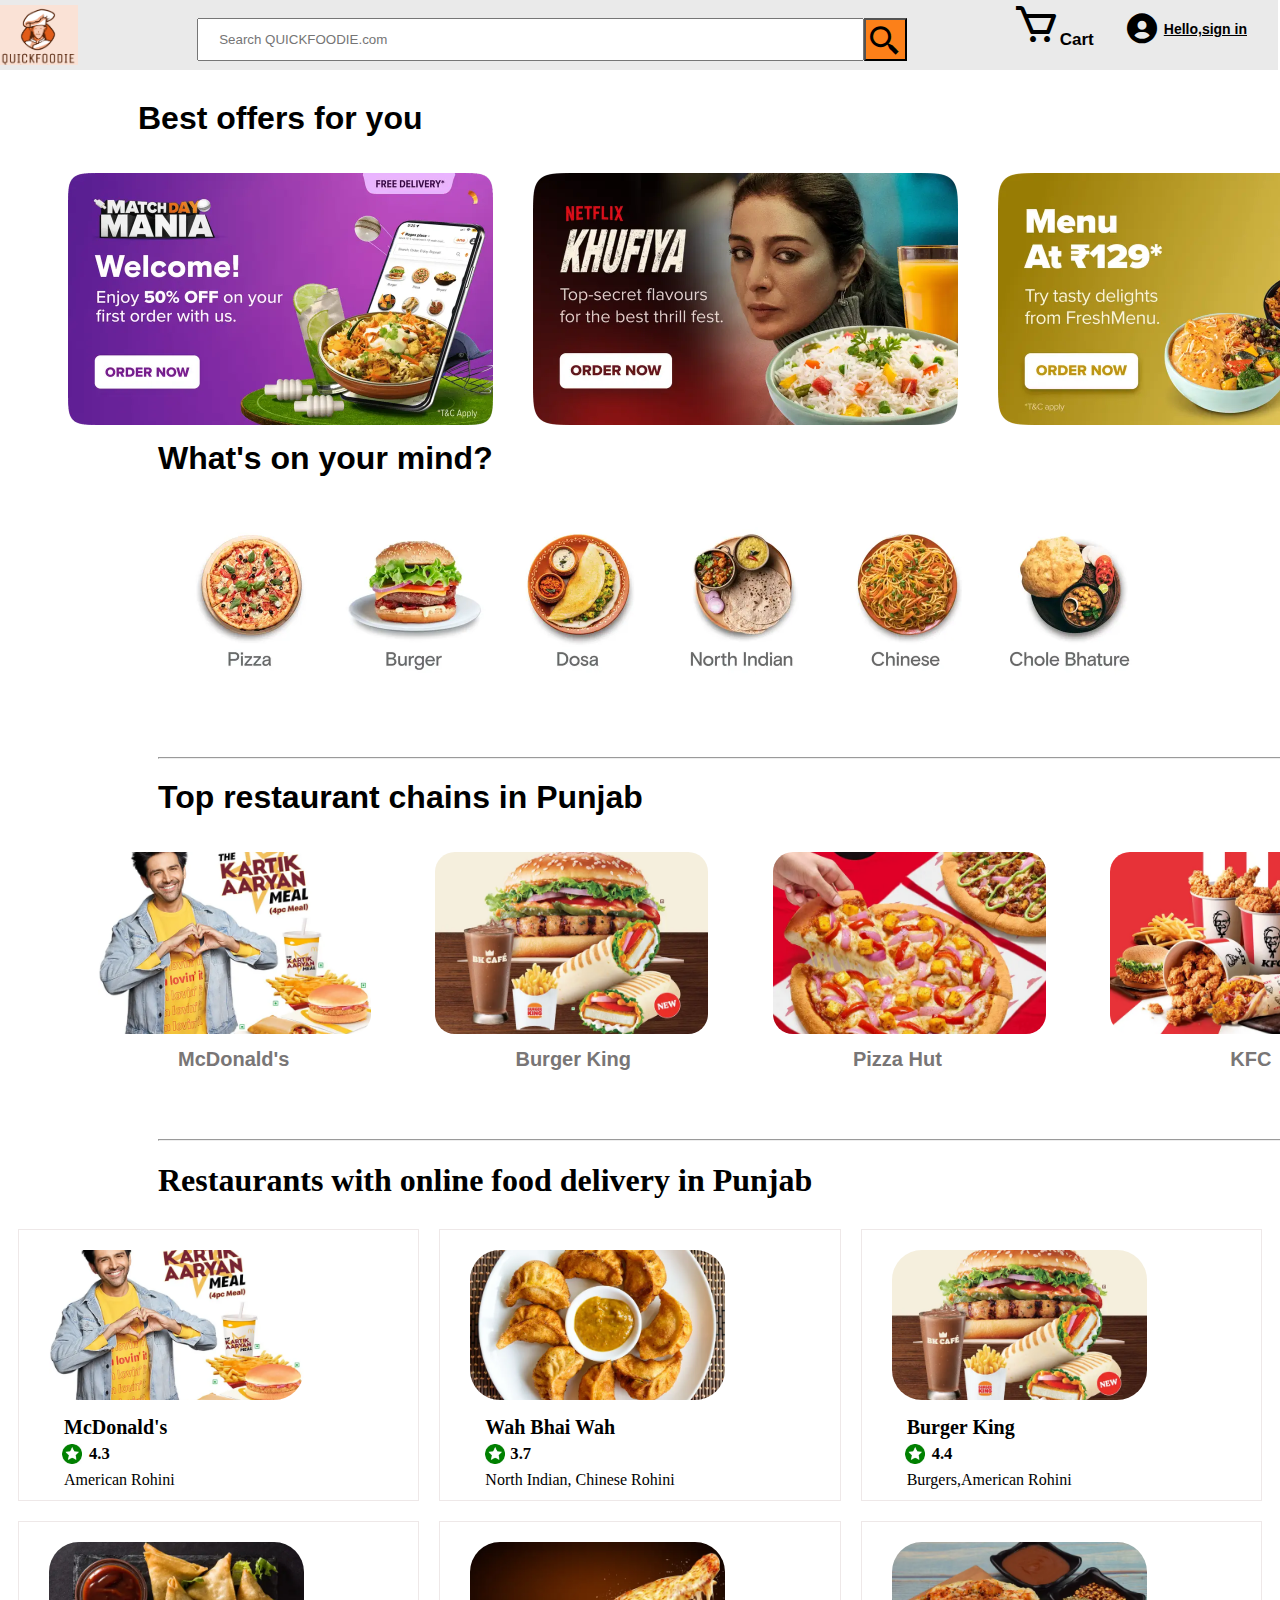
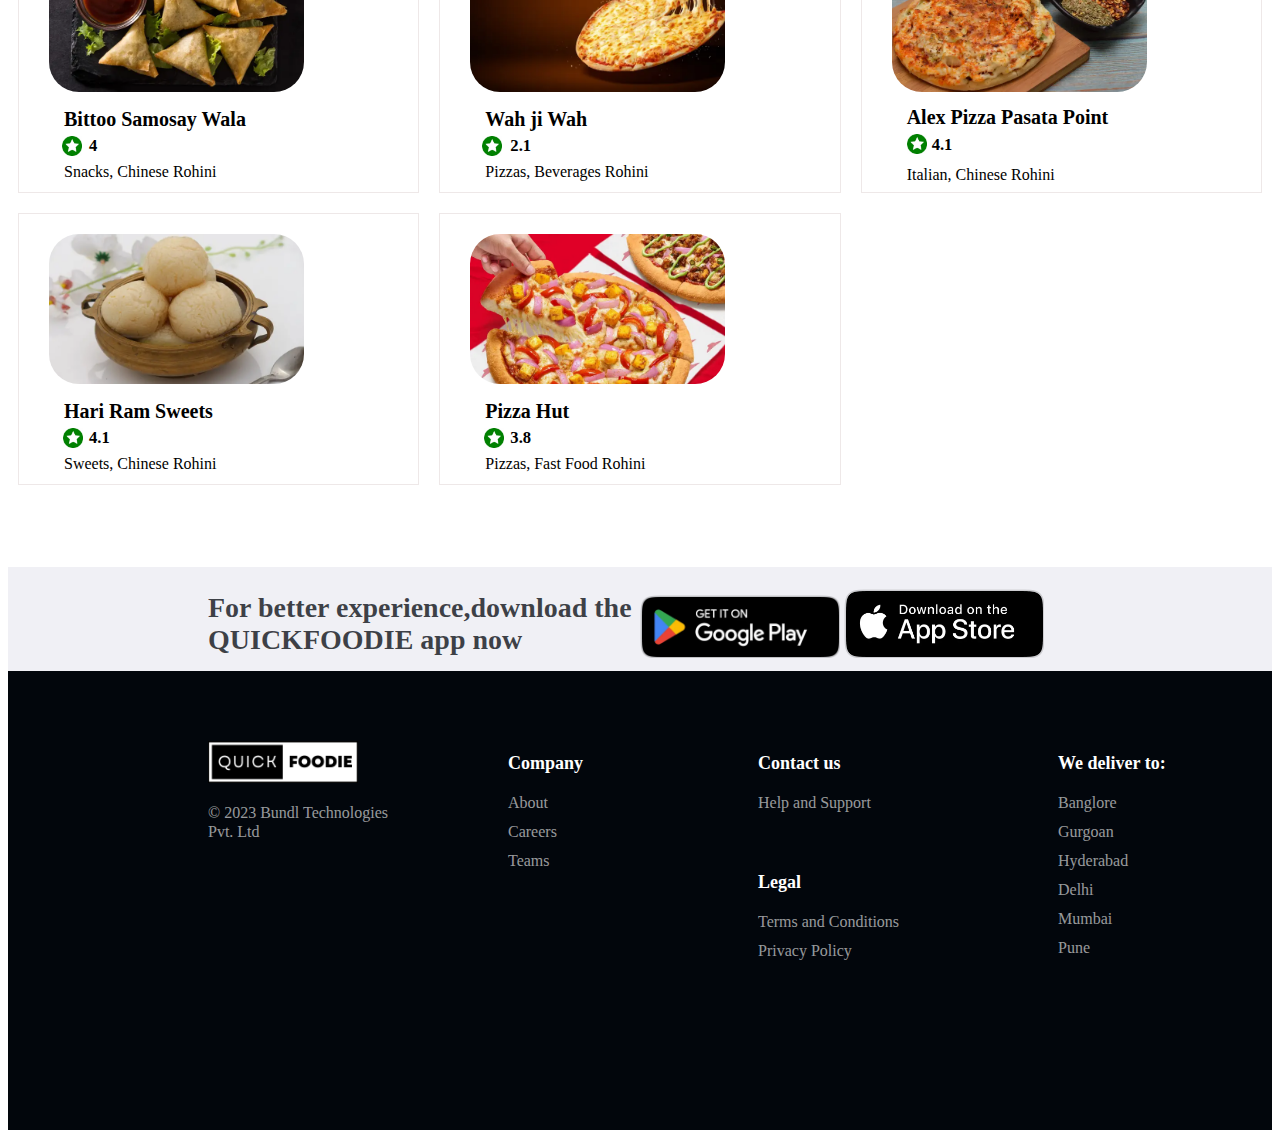
<file: index.html>
<!DOCTYPE html>
<html lang="en">

<head>
    <link rel="stylesheet" href="https://unpkg.com/boxicons@2.1.4/css/boxicons.min.css">

    <meta charset="UTF-8">
    <meta name="viewport" content="width=device-width, initial-scale=1.0">
    <link rel="stylesheet" href="./index.css">
    <title>HOME | QUICKFOODIE</title>
</head>

<body>
    <div class="header">
        <div class="i5">
            <a href="mainpage.html"><img class="s0" src="img\LOGO.png" alt="X-Market"> </a>
            <div class="nav_search">
                <form class="nav_form">
                    <input class="nav_text" type=" text" autocomplete="on" placeholder="    Search QUICKFOODIE.com">
                    <div class="nav_button_div"><input class="nav_button" type="submit" value=" " tabindex="0">
                        <span class="search_icon_div"> <i class='bx bx-search-alt-2 bx-md'></i></span>
                    </div>
                </form>
            </div>
            <div class="cart_div_sign_in">
                <a class="anchor_cart" href="cart.html">
                    <i class='bx bx-cart bx-lg'><span class="cart_text">Cart</span></i>
                </a>
                <a href="sign.html" class="sign_in_anchor">
                    <span class="user-span"> <i class='bx bxs-user-circle bx-md'></i></span><span
                        class="sign_in_span">Hello,sign in</span>
                </a>
            </div>

        </div>
    </div>
    </div>
    <div class="main_data">
        <h1 class="main_data_h1">Best offers for you</h1>
        <ul class="main_data_ul">
            <li class="main_data_li">
                <a href="">
                    <img class="main_data_img" src="img\manch day mania.webp" alt="">
                </a>
            </li>
            <li class="main_data_li">
                <a href="">

                    <img class="main_data_img" src="img\khufiya.webp" alt="">
                </a>
            </li>
            <li class="main_data_li">
                <a href="">
                    <img class="main_data_img" src="img\menu at 129.webp" alt="">
                </a>
            </li>
        </ul>
    </div>

    <div class="main_data1_mind">
        <h1 class="main_data1_mind_h1">What's on your mind?</h1>
        <div class="main_data1_list">
            <ul class="main_data1_ul">
                <li class="main_data1_li">
                    <a href="">
                        <img class="main_data1_img1" src="img/Pizza.webp" alt="">
                    </a>
                </li>
                <li class="main_data1_li">
                    <a href="">
                        <img class="main_data1_img1" src="img/buger.webp" alt="">
                    </a>
                </li>
                <li class="main_data1_li">
                    <a href="">
                        <img class="main_data1_img1" src="img/Dosa.webp" alt="">
                    </a>
                </li>
                <li class="main_data1_li">
                    <a href="">
                        <img class="main_data1_img1" src="img/North_Indian_4.webp" alt="">
                    </a>
                </li>
                <li class="main_data1_li">
                    <a href="">
                        <img class="main_data1_img1" src="img/Chinese.webp" alt="">
                    </a>
                </li>
                <li class="main_data1_li">
                    <a href="">
                        <img class="main_data1_img1" src="img/Chole_Bature.webp" alt="">
                    </a>
                </li>
            </ul>
            <br>
            <br>
            <br>
            <hr>
        </div>
        <div class="restaurant_chains">
            <h1 class="main_data1_mind_h1">Top restaurant chains in Punjab</h1>
            <div class="restaurant_chains_div">
                <ul class="restaurant_chains_ul">
                    <li class="restaurant_chains_li">
                        <a href="" style="text-decoration: none;">

                            <img class="restaurant_chains_img" src="img/McD.webp" alt="">
                            <div class="restaurant_chains_text">
                                McDonald's
                            </div>
                        </a>
                    </li>
                </ul>
                <ul class="restaurant_chains_ul">
                    <li class="restaurant_chains_li">
                        <a href="" style="text-decoration: none;">

                            <img class="restaurant_chains_img" src="img/burger  king.webp" alt="">
                            <div class="restaurant_chains_text">
                                Burger King

                            </div>
                        </a>
                    </li>
                </ul>
                <ul class="restaurant_chains_ul">
                    <li class="restaurant_chains_li">
                        <a href="" style="text-decoration: none;">

                            <img class="restaurant_chains_img" src="img/pizza hut.webp" alt="">
                            <div class="restaurant_chains_text">

                                Pizza Hut
                            </div>
                        </a>
                    </li>
                </ul>
                <ul class="restaurant_chains_ul">
                    <li class="restaurant_chains_li">
                        <a href="" style="text-decoration: none;">

                            <img class="restaurant_chains_img" src="img/KCF.webp" alt="">
                            <div class="restaurant_chains_text1">
                                KFC
                            </div>

                        </a>

                    </li>
                </ul>

            </div>
            <br>
            <br>
            <br>
            <hr>
        </div>

    </div>
    <h1 class="online-delivery-h1">Restaurants with online food delivery in Punjab</h1>
    <div class="online-food-delivery">
        <div class="online-food-delivery-data1">
            <a class="online-food-delivery-data1-a" href="">
                <img class="online-food-delivery-data1-img" src="img/McD.webp" alt="">
                <div class="online-food-delivery-data1-text">
                    <span class="online-food-delivery-data1-span1">
                        &emsp;&nbsp;McDonald's
                        <img class="green-star-img1" src="img/green star.jpeg" alt="" height="20px">
                        <h5 class="green-star-content">4.3</h5>
                        <h5 class="green-star-sub-content">American Rohini</h5>
                    </span>
                </div>
            </a>
        </div>
        <div class="online-food-delivery-data1">
            <a class="online-food-delivery-data1-a" href="">
                <img class="online-food-delivery-data1-img" src="img/wah bhai wah.webp" alt="">
                <div class="online-food-delivery-data1-text">
                    <span class="online-food-delivery-data1-span1">
                        &emsp;&nbsp;Wah Bhai Wah
                        <img class="green-star-img2" src="img/green star.jpeg" alt="" height="20px">
                        <h5 class="green-star-content">3.7</h5>
                        <h5 class="green-star-sub-content">North Indian, Chinese Rohini</h5>
                    </span>
                </div>
            </a>
        </div>
        <div class="online-food-delivery-data1">
            <a class="online-food-delivery-data1-a" href="">
                <img class="online-food-delivery-data1-img" src="img/burger  king.webp" alt="">
                <div class="online-food-delivery-data1-text">
                    <span class="online-food-delivery-data1-span1">
                        &emsp;&nbsp;Burger King
                        <img class="green-star-img3" src="img/green star.jpeg" alt="" height="20px">
                        <h5 class="green-star-content">4.4</h5>
                        <h5 class="green-star-sub-content">Burgers,American Rohini</h5>
                    </span>
                </div>
            </a>
        </div>
        <div class="online-food-delivery-data1">
            <a class="online-food-delivery-data1-a" href="">
                <img class="online-food-delivery-data1-img" src="img/bittoo samosay wala.webp" alt="">
                <div class="online-food-delivery-data1-text">
                    <span class="online-food-delivery-data1-span1">
                        &emsp;&nbsp;Bittoo Samosay Wala
                        <img class="green-star-img4" src="img/green star.jpeg" alt="" height="20px">
                        <h5 class="green-star-content">4</h5>
                        <h5 class="green-star-sub-content">Snacks, Chinese Rohini</h5>
                    </span>
                </div>
            </a>
        </div>
        <div class="online-food-delivery-data1">
            <a class="online-food-delivery-data1-a" href="">
                <img class="online-food-delivery-data1-img" src="img/wah ji wah.webp" alt="">
                <div class="online-food-delivery-data1-text">
                    <span class="online-food-delivery-data1-span1">
                        &emsp;&nbsp;Wah ji Wah
                        <img class="green-star-img5" src="img/green star.jpeg" alt="" height="20px">
                        <h5 class="green-star-content">2.1</h5>
                        <h5 class="green-star-sub-content">Pizzas, Beverages  Rohini</h5>
                    </span>
                </div>
            </a>
        </div>
        <div class="online-food-delivery-data1">
            <a class="online-food-delivery-data1-a" href="">
                <img class="online-food-delivery-data1-img" src="img/alex pizza pasata point.webp" alt="">
                <div class="online-food-delivery-data1-text">
                    <span class="online-food-delivery-data1-span1">
                        &emsp;&nbsp;Alex Pizza Pasata Point
                        <img class="green-star-img6" src="img/green star.jpeg" alt="" height="20px">
                        <h5 class="green-star-content-1">4.1</h5>
                        <h5 class="green-star-sub-content-1">Italian, Chinese Rohini</h5>
                    </span>
                </div>
            </a>
        </div>
        <div class="online-food-delivery-data1">
            <a class="online-food-delivery-data1-a" href="">
                <img class="online-food-delivery-data1-img" src="img/hari ram sweets.webp" alt="">
                <div class="online-food-delivery-data1-text">
                    <span class="online-food-delivery-data1-span1">
                        &emsp;&nbsp;Hari Ram Sweets
                        <img class="green-star-img7" src="img/green star.jpeg" alt="" height="20px">
                        <h5 class="green-star-content">4.1</h5>
                        <h5 class="green-star-sub-content">Sweets, Chinese Rohini</h5>
                    </span>
                </div>
            </a>
        </div>
        <div class="online-food-delivery-data1">
            <a class="online-food-delivery-data1-a" href="">
                <img class="online-food-delivery-data1-img" src="img/pizza hut.webp" alt="">
                <div class="online-food-delivery-data1-text">
                    <span class="online-food-delivery-data1-span1">
                        &emsp;&nbsp;Pizza Hut
                        <img class="green-star-img8" src="img/green star.jpeg" alt="" height="20px">
                        <h5 class="green-star-content">3.8</h5>
                        <h5 class="green-star-sub-content">Pizzas, Fast Food Rohini</h5>
                    </span>
                </div>
            </a>
        </div>
    </div>
    <br><br><br><br>
    <!-- <hr style="margin-left: 140px;margin-right: 140px;margin-top: 0px;"> -->
    <div class="app-stores-main-div">
            <div class="app-stores-download-div">
                For better experience,download the QUICKFOODIE app now
            </div>
            <div class="app-stores-sub-div">
                        <div class="app-stores-contain-logo-div">
                            <a href="https://play.google.com/store/apps/details?id=in.swiggy.android&referrer=utm_source%3Dswiggy%26utm_medium%3Dheader"><img src="img/play_store.webp" alt="GOOGLE PLAY STORE" width="200px"></a>
                            <a href="https://apps.apple.com/in/app/swiggy-food-grocery-delivery/id989540920?referrer=utm_source%3Dswiggy%26utm_medium%3Dhomepage"><img src="img/app_store.webp" alt="APP STORE" width="200px"></a>
                        </div>
            </div>
    </div>
    <div class="main-footer">
            <div class="footer-logo">
                <img src="img/Quick.png" alt=""  width="150px">
                <p class="footer-logo-content">© 2023 Bundl Technologies Pvt. Ltd</p>
            </div>
            <div class="company">
                <ul>
                    <li class="main-list">
                        <div class="list-heading">Company</div>
                    </li>
                    <li class="sub-list">
                        <a href=""><div class="list-sub-content">About</div></a>
                    </li>
                    <li class="sub-list2">
                        <a href=""><div class="list-sub-content">Careers</div></a>
                    </li>
                    <li class="sub-list2">
                        <a href=""><div class="list-sub-content">Teams</div></a>
                    </li>
                </ul>
            </div>

            <div class="Contact">
                <ul>
                    <li class="main-list">
                        <div class="list-heading">Contact us</div>
                    </li>
                    <li class="sub-list">
                        <a href="./help  and support.html"><div class="list-sub-content">Help and Support</div></a>
                    </li>
                    <li class="main-list1">
                        <div class="list-heading">Legal</div>
                    </li>
                    <li class="sub-list">
                        <a href="./Term-and-condition.html"><div class="list-sub-content">Terms and Conditions</div></a>
                    </li>
                    <li class="sub-list2">
                        <a href="./privacy.html"><div class="list-sub-content">Privacy Policy</div></a>
                    </li>
                </ul>
            </div>
            
            <div class="deliver">
                <ul>
                    <li class="main-list">
                        <div class="list-heading">We deliver to: </div>
                    </li>
                    <li class="sub-list">
                        <a href="./banglore.html"><div class="list-sub-content">Banglore</div></a>
                    </li>
                    <li class="sub-list2">
                        <a href="./gurgoan.html"><div class="list-sub-content">Gurgoan</div></a>
                    </li>
                    <li class="sub-list2">
                        <a href="./hyderabad.html"><div class="list-sub-content">Hyderabad</div></a>
                    </li>
                    <li class="sub-list2">
                        <a href="./delhi.html"><div class="list-sub-content">Delhi</div></a>
                    </li>
                    <li class="sub-list2">
                        <a href="./mumbai.html"><div class="list-sub-content">Mumbai</div></a>
                    </li>
                    <li class="sub-list2">
                        <a href="./pune.html"><div class="list-sub-content">Pune</div></a>
                    </li>
                </ul>
            </div>
    </div>
</body>
</html>
</file>
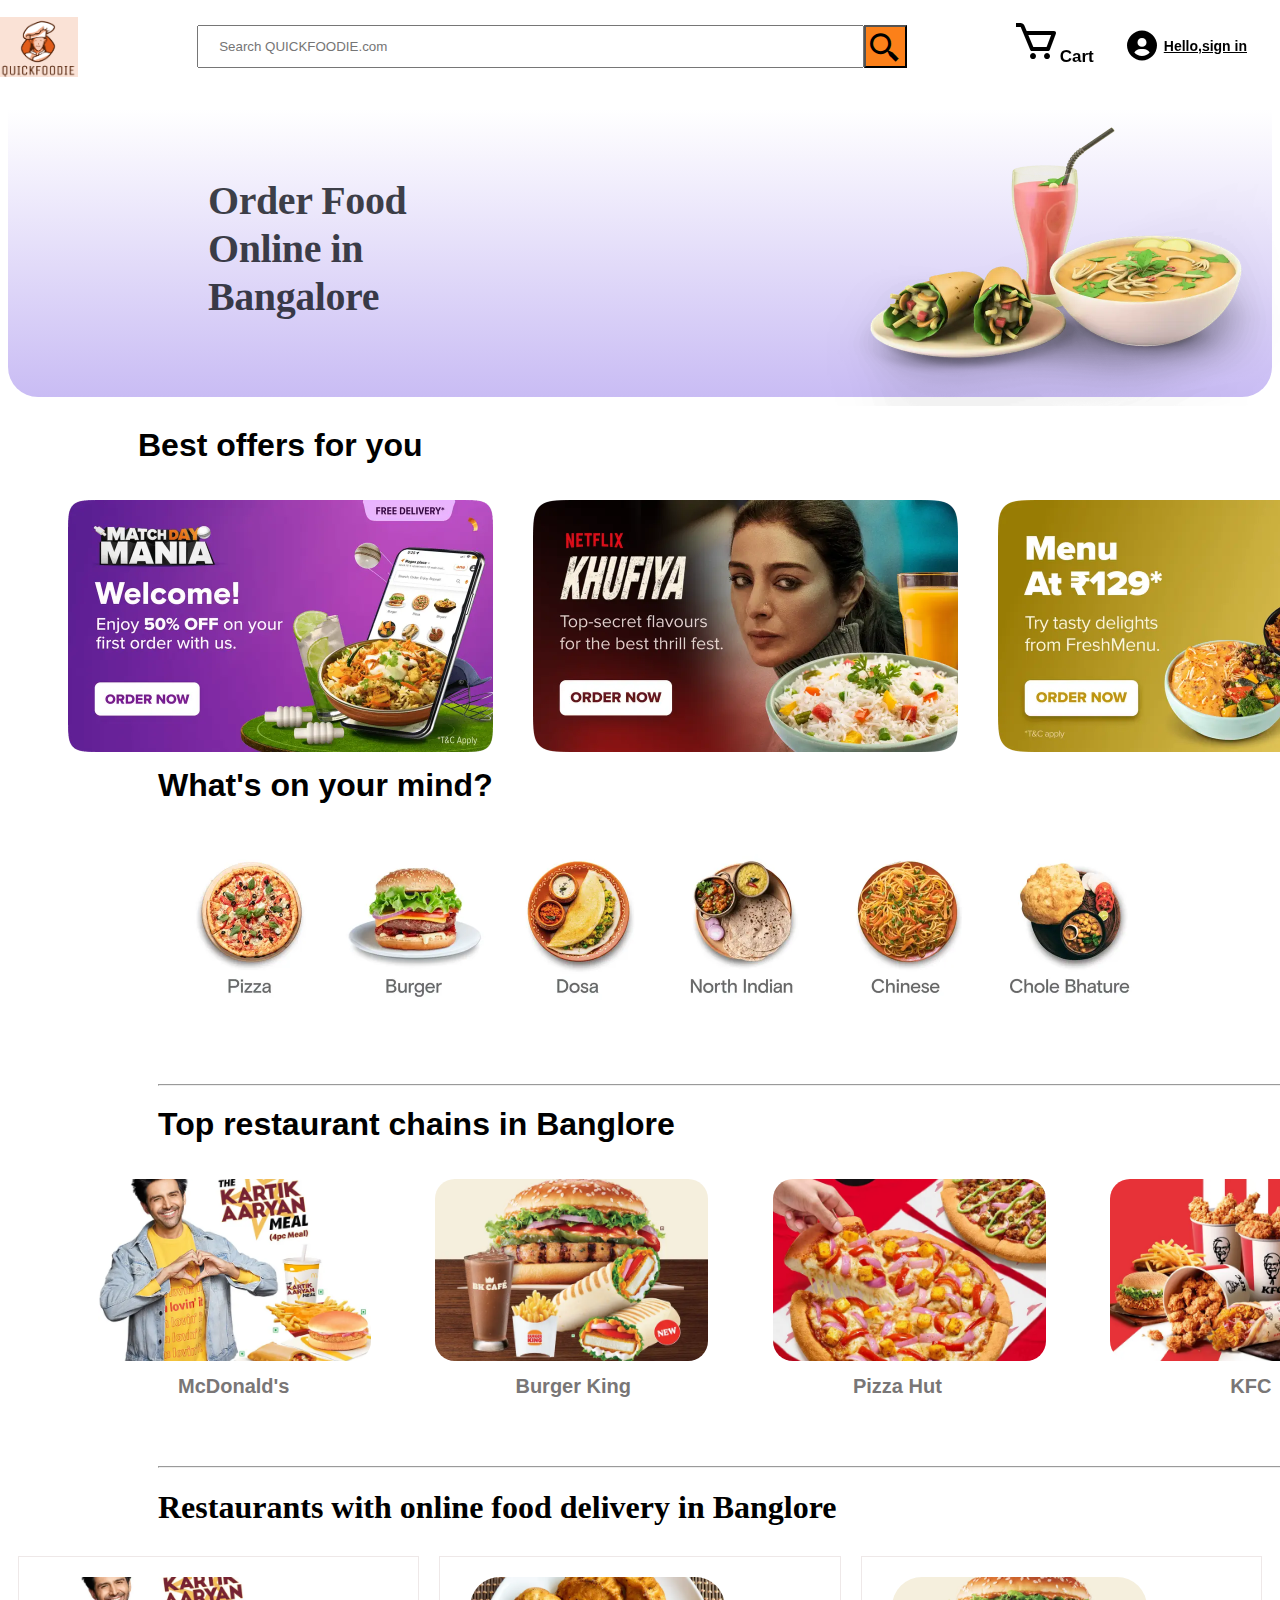
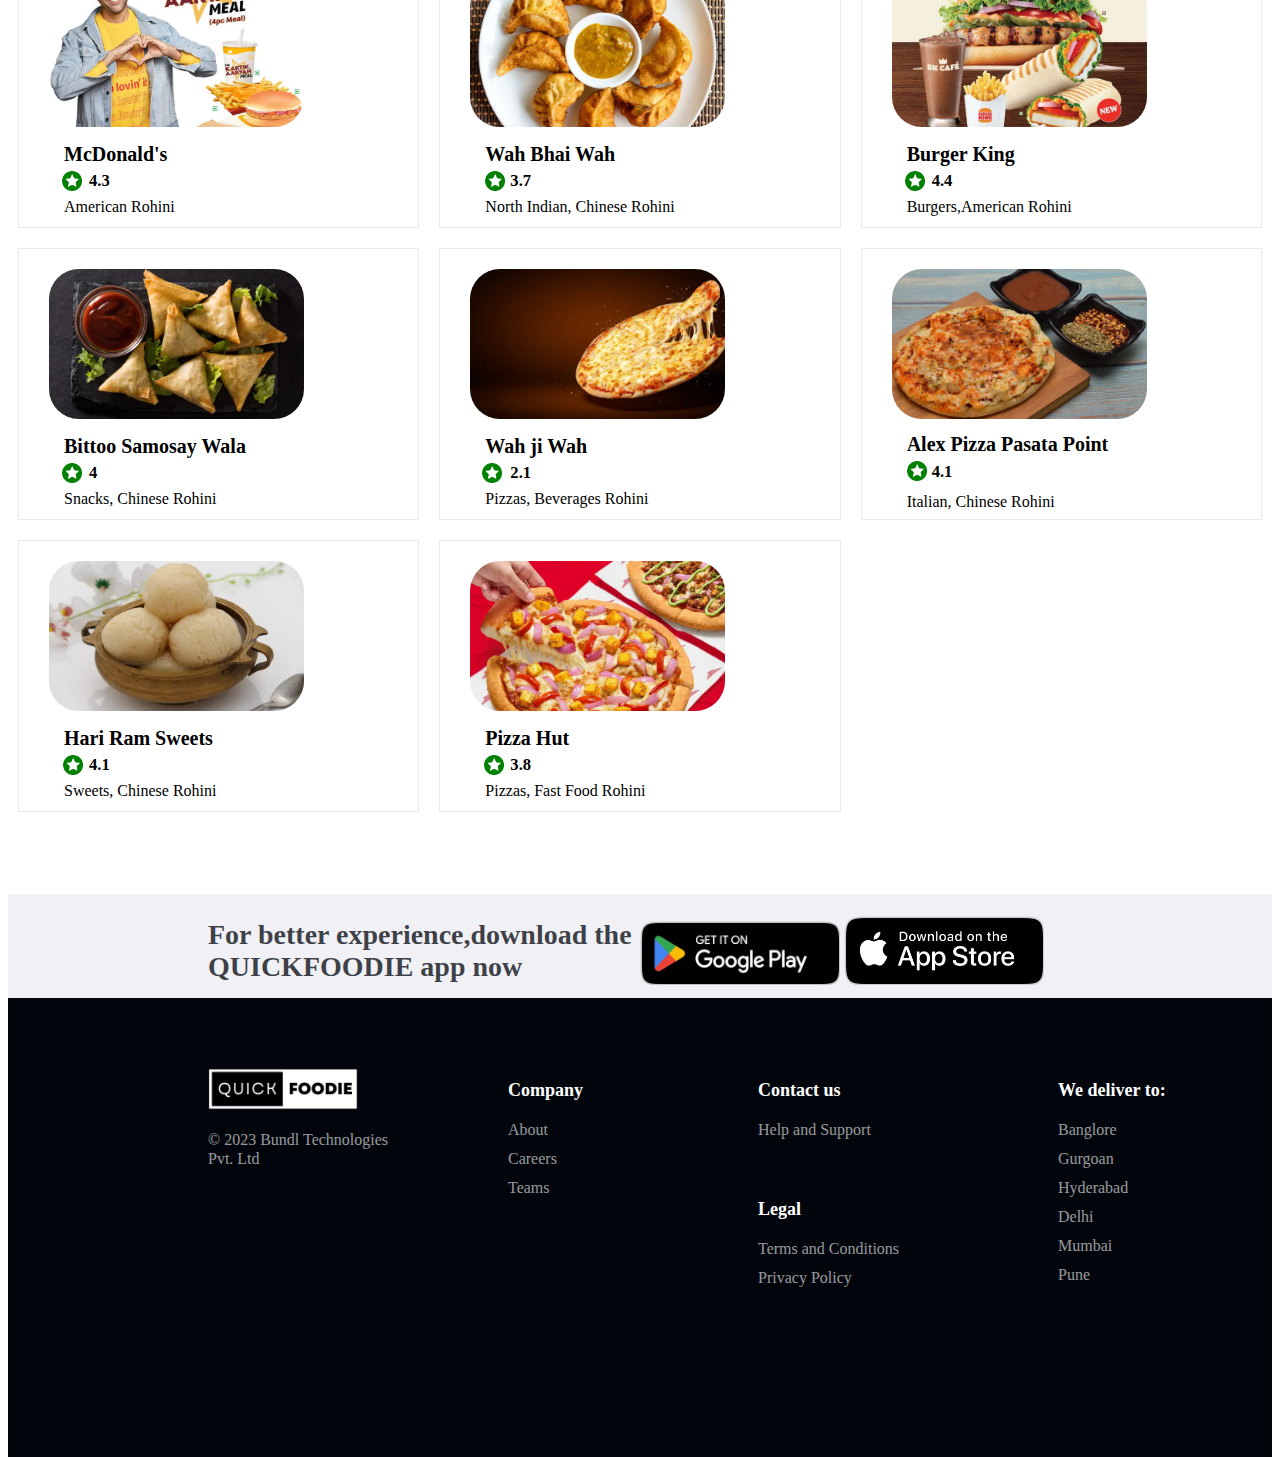
<file: banglore.html>
<!DOCTYPE html>
<html lang="en">

<head>
    <link rel="stylesheet" href="https://unpkg.com/boxicons@2.1.4/css/boxicons.min.css">

    <meta charset="UTF-8">
    <meta name="viewport" content="width=device-width, initial-scale=1.0">
    <link rel="stylesheet" href="./index.css">
    <title>Order Food Online in Banglore | QUICKFOODIE</title>
</head>

<body>
    <div class="header">
        <div class="i5-1">
            <a href="mainpage.html"><img class="s1" src="img\LOGO.png" alt="X-Market"> </a>
            <div class="nav_search">
                <form class="nav_form">
                    <input class="nav_text" type=" text" autocomplete="on" placeholder="    Search QUICKFOODIE.com">
                    <div class="nav_button_div"><input class="nav_button" type="submit" value=" " tabindex="0">
                        <span class="search_icon_div"> <i class='bx bx-search-alt-2 bx-md'></i></span>
                    </div>
                </form>
            </div>
            <div class="cart_div_sign_in">
                <a class="anchor_cart1" href="cart.html">
                    <i class='bx bx-cart bx-lg'><span class="cart_text">Cart</span></i>
                </a>
                <a href="sign.html" class="sign_in_anchor1">
                    <span class="user-span"> <i class='bx bxs-user-circle bx-md'></i></span><span
                        class="sign_in_span">Hello,sign in</span>
                </a>
            </div>

        </div>
    </div>
    <div class="order-food-online-main">
            <div class="order-food-online-main-text">
                    <h1>Order Food Online in Bangalore</h1>
            </div>
            <div class="order-food-online-main-img">
                <img src="./img/header image.webp" alt="" height="300px">
            </div>
    </div>
    <div class="main_data">
        <h1 class="main_data_h1">Best offers for you</h1>
        <ul class="main_data_ul">
            <li class="main_data_li">
                <a href="">
                    <img class="main_data_img" src="img\manch day mania.webp" alt="">
                </a>
            </li>
            <li class="main_data_li">
                <a href="">

                    <img class="main_data_img" src="img\khufiya.webp" alt="">
                </a>
            </li>
            <li class="main_data_li">
                <a href="">
                    <img class="main_data_img" src="img\menu at 129.webp" alt="">
                </a>
            </li>
        </ul>
    </div>

    <div class="main_data1_mind">
        <h1 class="main_data1_mind_h1">What's on your mind?</h1>
        <div class="main_data1_list">
            <ul class="main_data1_ul">
                <li class="main_data1_li">
                    <a href="">
                        <img class="main_data1_img1" src="img/Pizza.webp" alt="">
                    </a>
                </li>
                <li class="main_data1_li">
                    <a href="">
                        <img class="main_data1_img1" src="img/buger.webp" alt="">
                    </a>
                </li>
                <li class="main_data1_li">
                    <a href="">
                        <img class="main_data1_img1" src="img/Dosa.webp" alt="">
                    </a>
                </li>
                <li class="main_data1_li">
                    <a href="">
                        <img class="main_data1_img1" src="img/North_Indian_4.webp" alt="">
                    </a>
                </li>
                <li class="main_data1_li">
                    <a href="">
                        <img class="main_data1_img1" src="img/Chinese.webp" alt="">
                    </a>
                </li>
                <li class="main_data1_li">
                    <a href="">
                        <img class="main_data1_img1" src="img/Chole_Bature.webp" alt="">
                    </a>
                </li>
            </ul>
            <br>
            <br>
            <br>
            <hr>
        </div>
        <div class="restaurant_chains">
            <h1 class="main_data1_mind_h1">Top restaurant chains in Banglore</h1>
            <div class="restaurant_chains_div">
                <ul class="restaurant_chains_ul">
                    <li class="restaurant_chains_li">
                        <a href="" style="text-decoration: none;">

                            <img class="restaurant_chains_img" src="img/McD.webp" alt="">
                            <div class="restaurant_chains_text">
                                McDonald's
                            </div>
                        </a>
                    </li>
                </ul>
                <ul class="restaurant_chains_ul">
                    <li class="restaurant_chains_li">
                        <a href="" style="text-decoration: none;">

                            <img class="restaurant_chains_img" src="img/burger  king.webp" alt="">
                            <div class="restaurant_chains_text">
                                Burger King

                            </div>
                        </a>
                    </li>
                </ul>
                <ul class="restaurant_chains_ul">
                    <li class="restaurant_chains_li">
                        <a href="" style="text-decoration: none;">

                            <img class="restaurant_chains_img" src="img/pizza hut.webp" alt="">
                            <div class="restaurant_chains_text">

                                Pizza Hut
                            </div>
                        </a>
                    </li>
                </ul>
                <ul class="restaurant_chains_ul">
                    <li class="restaurant_chains_li">
                        <a href="" style="text-decoration: none;">

                            <img class="restaurant_chains_img" src="img/KCF.webp" alt="">
                            <div class="restaurant_chains_text1">
                                KFC
                            </div>

                        </a>

                    </li>
                </ul>

            </div>
            <br>
            <br>
            <br>
            <hr>
        </div>

    </div>
    <h1 class="online-delivery-h1">Restaurants with online food delivery in Banglore</h1>
    <div class="online-food-delivery">
        <div class="online-food-delivery-data1">
            <a class="online-food-delivery-data1-a" href="">
                <img class="online-food-delivery-data1-img" src="img/McD.webp" alt="">
                <div class="online-food-delivery-data1-text">
                    <span class="online-food-delivery-data1-span1">
                        &emsp;&nbsp;McDonald's
                        <img class="green-star-img1" src="img/green star.jpeg" alt="" height="20px">
                        <h5 class="green-star-content">4.3</h5>
                        <h5 class="green-star-sub-content">American Rohini</h5>
                    </span>
                </div>
            </a>
        </div>
        <div class="online-food-delivery-data1">
            <a class="online-food-delivery-data1-a" href="">
                <img class="online-food-delivery-data1-img" src="img/wah bhai wah.webp" alt="">
                <div class="online-food-delivery-data1-text">
                    <span class="online-food-delivery-data1-span1">
                        &emsp;&nbsp;Wah Bhai Wah
                        <img class="green-star-img2" src="img/green star.jpeg" alt="" height="20px">
                        <h5 class="green-star-content">3.7</h5>
                        <h5 class="green-star-sub-content">North Indian, Chinese Rohini</h5>
                    </span>
                </div>
            </a>
        </div>
        <div class="online-food-delivery-data1">
            <a class="online-food-delivery-data1-a" href="">
                <img class="online-food-delivery-data1-img" src="img/burger  king.webp" alt="">
                <div class="online-food-delivery-data1-text">
                    <span class="online-food-delivery-data1-span1">
                        &emsp;&nbsp;Burger King
                        <img class="green-star-img3" src="img/green star.jpeg" alt="" height="20px">
                        <h5 class="green-star-content">4.4</h5>
                        <h5 class="green-star-sub-content">Burgers,American Rohini</h5>
                    </span>
                </div>
            </a>
        </div>
        <div class="online-food-delivery-data1">
            <a class="online-food-delivery-data1-a" href="">
                <img class="online-food-delivery-data1-img" src="img/bittoo samosay wala.webp" alt="">
                <div class="online-food-delivery-data1-text">
                    <span class="online-food-delivery-data1-span1">
                        &emsp;&nbsp;Bittoo Samosay Wala
                        <img class="green-star-img4" src="img/green star.jpeg" alt="" height="20px">
                        <h5 class="green-star-content">4</h5>
                        <h5 class="green-star-sub-content">Snacks, Chinese Rohini</h5>
                    </span>
                </div>
            </a>
        </div>
        <div class="online-food-delivery-data1">
            <a class="online-food-delivery-data1-a" href="">
                <img class="online-food-delivery-data1-img" src="img/wah ji wah.webp" alt="">
                <div class="online-food-delivery-data1-text">
                    <span class="online-food-delivery-data1-span1">
                        &emsp;&nbsp;Wah ji Wah
                        <img class="green-star-img5" src="img/green star.jpeg" alt="" height="20px">
                        <h5 class="green-star-content">2.1</h5>
                        <h5 class="green-star-sub-content">Pizzas, Beverages  Rohini</h5>
                    </span>
                </div>
            </a>
        </div>
        <div class="online-food-delivery-data1">
            <a class="online-food-delivery-data1-a" href="">
                <img class="online-food-delivery-data1-img" src="img/alex pizza pasata point.webp" alt="">
                <div class="online-food-delivery-data1-text">
                    <span class="online-food-delivery-data1-span1">
                        &emsp;&nbsp;Alex Pizza Pasata Point
                        <img class="green-star-img6" src="img/green star.jpeg" alt="" height="20px">
                        <h5 class="green-star-content-1">4.1</h5>
                        <h5 class="green-star-sub-content-1">Italian, Chinese Rohini</h5>
                    </span>
                </div>
            </a>
        </div>
        <div class="online-food-delivery-data1">
            <a class="online-food-delivery-data1-a" href="">
                <img class="online-food-delivery-data1-img" src="img/hari ram sweets.webp" alt="">
                <div class="online-food-delivery-data1-text">
                    <span class="online-food-delivery-data1-span1">
                        &emsp;&nbsp;Hari Ram Sweets
                        <img class="green-star-img7" src="img/green star.jpeg" alt="" height="20px">
                        <h5 class="green-star-content">4.1</h5>
                        <h5 class="green-star-sub-content">Sweets, Chinese Rohini</h5>
                    </span>
                </div>
            </a>
        </div>
        <div class="online-food-delivery-data1">
            <a class="online-food-delivery-data1-a" href="">
                <img class="online-food-delivery-data1-img" src="img/pizza hut.webp" alt="">
                <div class="online-food-delivery-data1-text">
                    <span class="online-food-delivery-data1-span1">
                        &emsp;&nbsp;Pizza Hut
                        <img class="green-star-img8" src="img/green star.jpeg" alt="" height="20px">
                        <h5 class="green-star-content">3.8</h5>
                        <h5 class="green-star-sub-content">Pizzas, Fast Food Rohini</h5>
                    </span>
                </div>
            </a>
        </div>
    </div>
    <br><br><br><br>
    <!-- <hr style="margin-left: 140px;margin-right: 140px;margin-top: 0px;"> -->
    <div class="app-stores-main-div">
            <div class="app-stores-download-div">
                For better experience,download the QUICKFOODIE app now
            </div>
            <div class="app-stores-sub-div">
                        <div class="app-stores-contain-logo-div">
                            <a href="https://play.google.com/store/apps/details?id=in.swiggy.android&referrer=utm_source%3Dswiggy%26utm_medium%3Dheader"><img src="img/play_store.webp" alt="GOOGLE PLAY STORE" width="200px"></a>
                            <a href="https://apps.apple.com/in/app/swiggy-food-grocery-delivery/id989540920?referrer=utm_source%3Dswiggy%26utm_medium%3Dhomepage"><img src="img/app_store.webp" alt="APP STORE" width="200px"></a>
                        </div>
            </div>
    </div>
    <div class="main-footer">
            <div class="footer-logo">
                <img src="img/Quick.png" alt=""  width="150px">
                <p class="footer-logo-content">© 2023 Bundl Technologies Pvt. Ltd</p>
            </div>
            <div class="company">
                <ul>
                    <li class="main-list">
                        <div class="list-heading">Company</div>
                    </li>
                    <li class="sub-list">
                        <a href=""><div class="list-sub-content">About</div></a>
                    </li>
                    <li class="sub-list2">
                        <a href=""><div class="list-sub-content">Careers</div></a>
                    </li>
                    <li class="sub-list2">
                        <a href=""><div class="list-sub-content">Teams</div></a>
                    </li>
                </ul>
            </div>

            <div class="Contact">
                <ul>
                    <li class="main-list">
                        <div class="list-heading">Contact us</div>
                    </li>
                    <li class="sub-list">
                        <a href="./help  and support.html"><div class="list-sub-content">Help and Support</div></a>
                    </li>
                    <li class="main-list1">
                        <div class="list-heading">Legal</div>
                    </li>
                    <li class="sub-list">
                        <a href="./Term-and-condition.html"><div class="list-sub-content">Terms and Conditions</div></a>
                    </li>
                    <li class="sub-list2">
                        <a href="./privacy.html"><div class="list-sub-content">Privacy Policy</div></a>
                    </li>
                </ul>
            </div>
            
            <div class="deliver">
                <ul>
                    <li class="main-list">
                        <div class="list-heading">We deliver to: </div>
                    </li>
                    <li class="sub-list">
                        <a href="./banglore.html"><div class="list-sub-content">Banglore</div></a>
                    </li>
                    <li class="sub-list2">
                        <a href="./gurgoan.html"><div class="list-sub-content">Gurgoan</div></a>
                    </li>
                    <li class="sub-list2">
                        <a href="./hyderabad.html"><div class="list-sub-content">Hyderabad</div></a>
                    </li>
                    <li class="sub-list2">
                        <a href="./delhi.html"><div class="list-sub-content">Delhi</div></a>
                    </li>
                    <li class="sub-list2">
                        <a href="./mumbai.html"><div class="list-sub-content">Mumbai</div></a>
                    </li>
                    <li class="sub-list2">
                        <a href="./pune.html"><div class="list-sub-content">Pune</div></a>
                    </li>
                </ul>
            </div>
    </div>
</body>
</html>
</file>
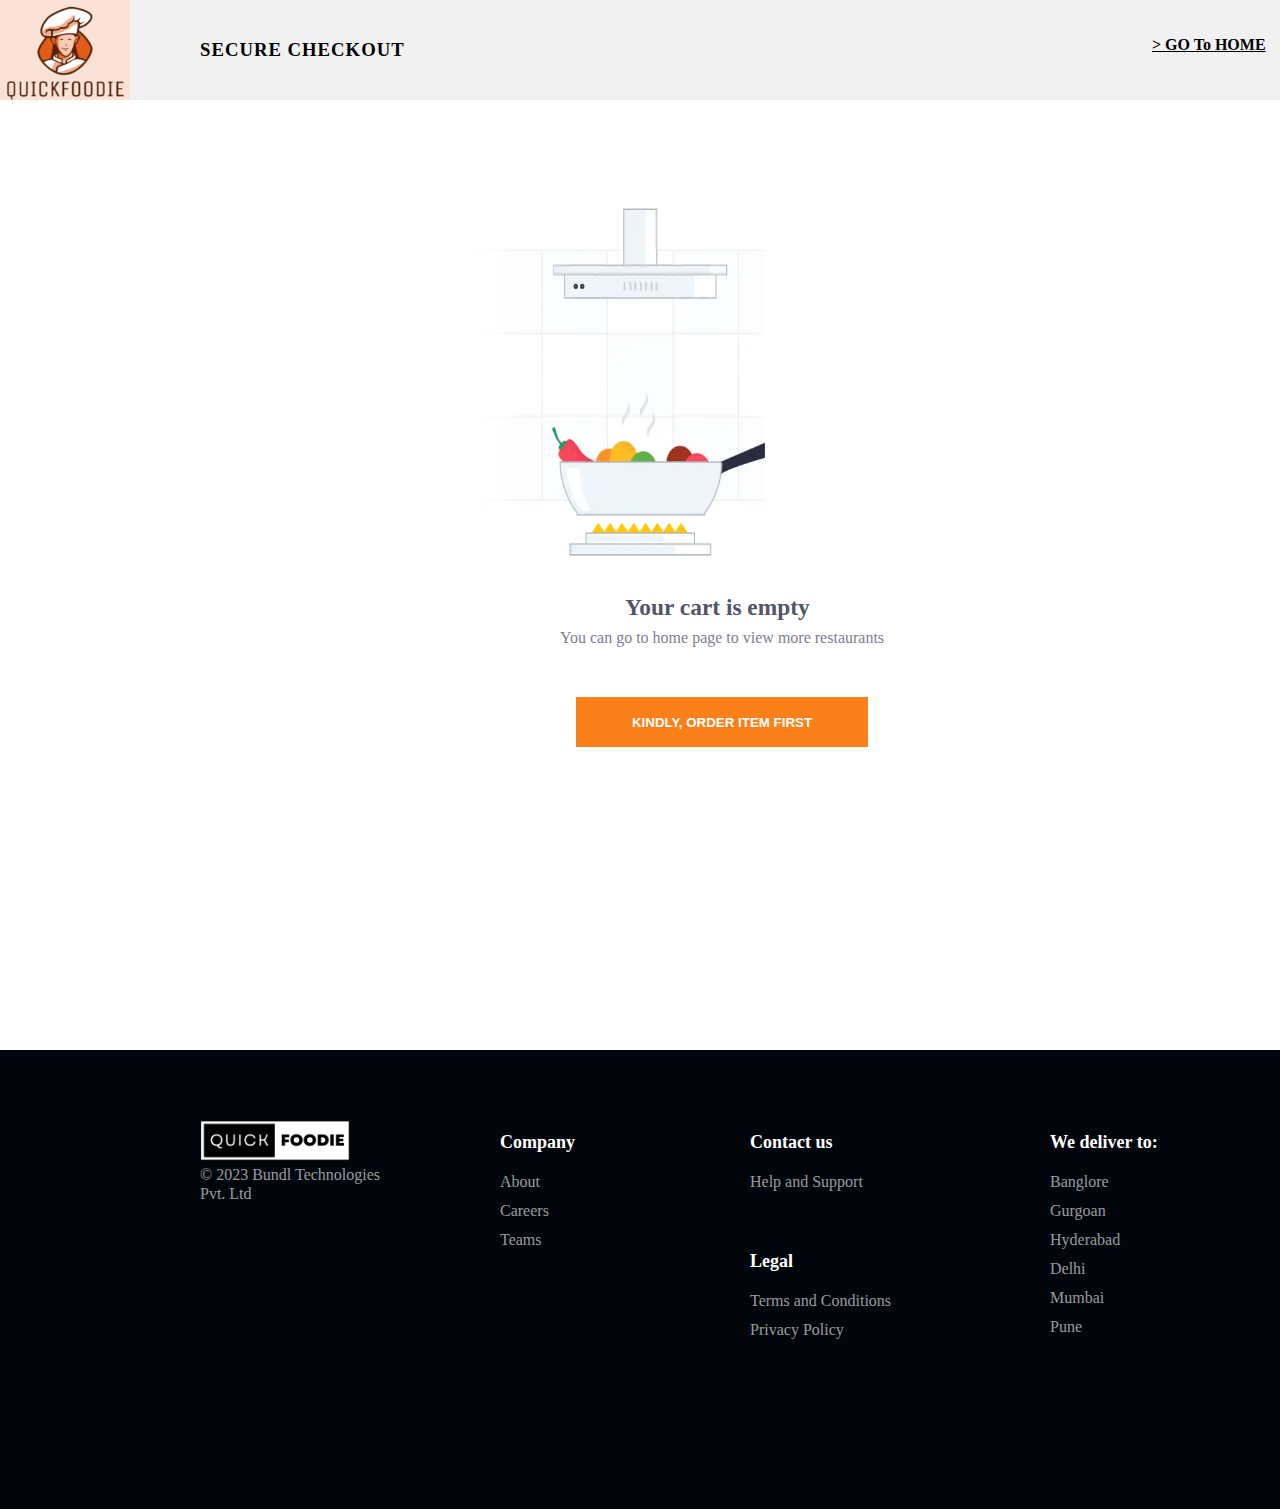
<file: cart.html>
<!DOCTYPE html>
<html lang="en">
<head>
    <meta charset="UTF-8">
    <meta name="viewport" content="width=device-width, initial-scale=1.0">
    <title>CART | QUICKFOODIE</title>
    <link rel="stylesheet" href="cart.css">
    <link rel="stylesheet" href="./index.css">
</head>
<body>
    <header>
        <div class="TCmain">
            <img src="img/LOGO.png" alt="" height="100px" width="130px">
            <div class="TCsub">
                <h3>SECURE CHECKOUT</h3>
            </div>
            <div class="HOME">
                <a href="./index.html"><h4>> GO To HOME</h4></a>
            </div>
        </div>
    </header>
<div class="body">
    <div class="main-img">
       <img class="center" src="./img/cart_empty.png" alt="" height="400px">
    </div>
    <div class="main-img-details">
            <div class="main-img-details-content1">
                <h3>Your cart is empty</h3>
            </div>
    </div>
    <div class="main-img-details-content2">
        <p>You can go to home page to view more restaurants</p>
        <div class="main-img-details-content2-button">
            <a class="a1" href="./index.html"><button>KINDLY, ORDER ITEM FIRST</button></a>
        </div>
    </div>
</div>
<div class="main-footer">
    <div class="footer-logo">
        <img src="img/Quick.png" alt=""  width="150px">
        <p class="footer-logo-content">© 2023 Bundl Technologies Pvt. Ltd</p>
    </div>
    <div class="company">
        <ul>
            <li class="main-list">
                <div class="list-heading">Company</div>
            </li>
            <li class="sub-list">
                <a href=""><div class="list-sub-content">About</div></a>
            </li>
            <li class="sub-list2">
                <a href=""><div class="list-sub-content">Careers</div></a>
            </li>
            <li class="sub-list2">
                <a href=""><div class="list-sub-content">Teams</div></a>
            </li>
        </ul>
    </div>

    <div class="Contact">
        <ul>
            <li class="main-list">
                <div class="list-heading">Contact us</div>
            </li>
            <li class="sub-list">
                <a href="./help  and support.html"><div class="list-sub-content">Help and Support</div></a>
            </li>
            <li class="main-list1">
                <div class="list-heading">Legal</div>
            </li>
            <li class="sub-list">
                <a href="./Term-and-condition.html"><div class="list-sub-content">Terms and Conditions</div></a>
            </li>
            <li class="sub-list2">
                <a href="./privacy.html"><div class="list-sub-content">Privacy Policy</div></a>
            </li>
        </ul>
    </div>
    
    <div class="deliver">
        <ul>
            <li class="main-list">
                <div class="list-heading">We deliver to: </div>
            </li>
            <li class="sub-list">
                <a href="./banglore.html"><div class="list-sub-content">Banglore</div></a>
            </li>
            <li class="sub-list2">
                <a href="./gurgoan.html"><div class="list-sub-content">Gurgoan</div></a>
            </li>
            <li class="sub-list2">
                <a href="./hyderabad.html"><div class="list-sub-content">Hyderabad</div></a>
            </li>
            <li class="sub-list2">
                <a href="./delhi.html"><div class="list-sub-content">Delhi</div></a>
            </li>
            <li class="sub-list2">
                <a href="./mumbai.html"><div class="list-sub-content">Mumbai</div></a>
            </li>
            <li class="sub-list2">
                <a href="./pune.html"><div class="list-sub-content">Pune</div></a>
            </li>
        </ul>
    </div>
</div>
</body>
</html>
</file>
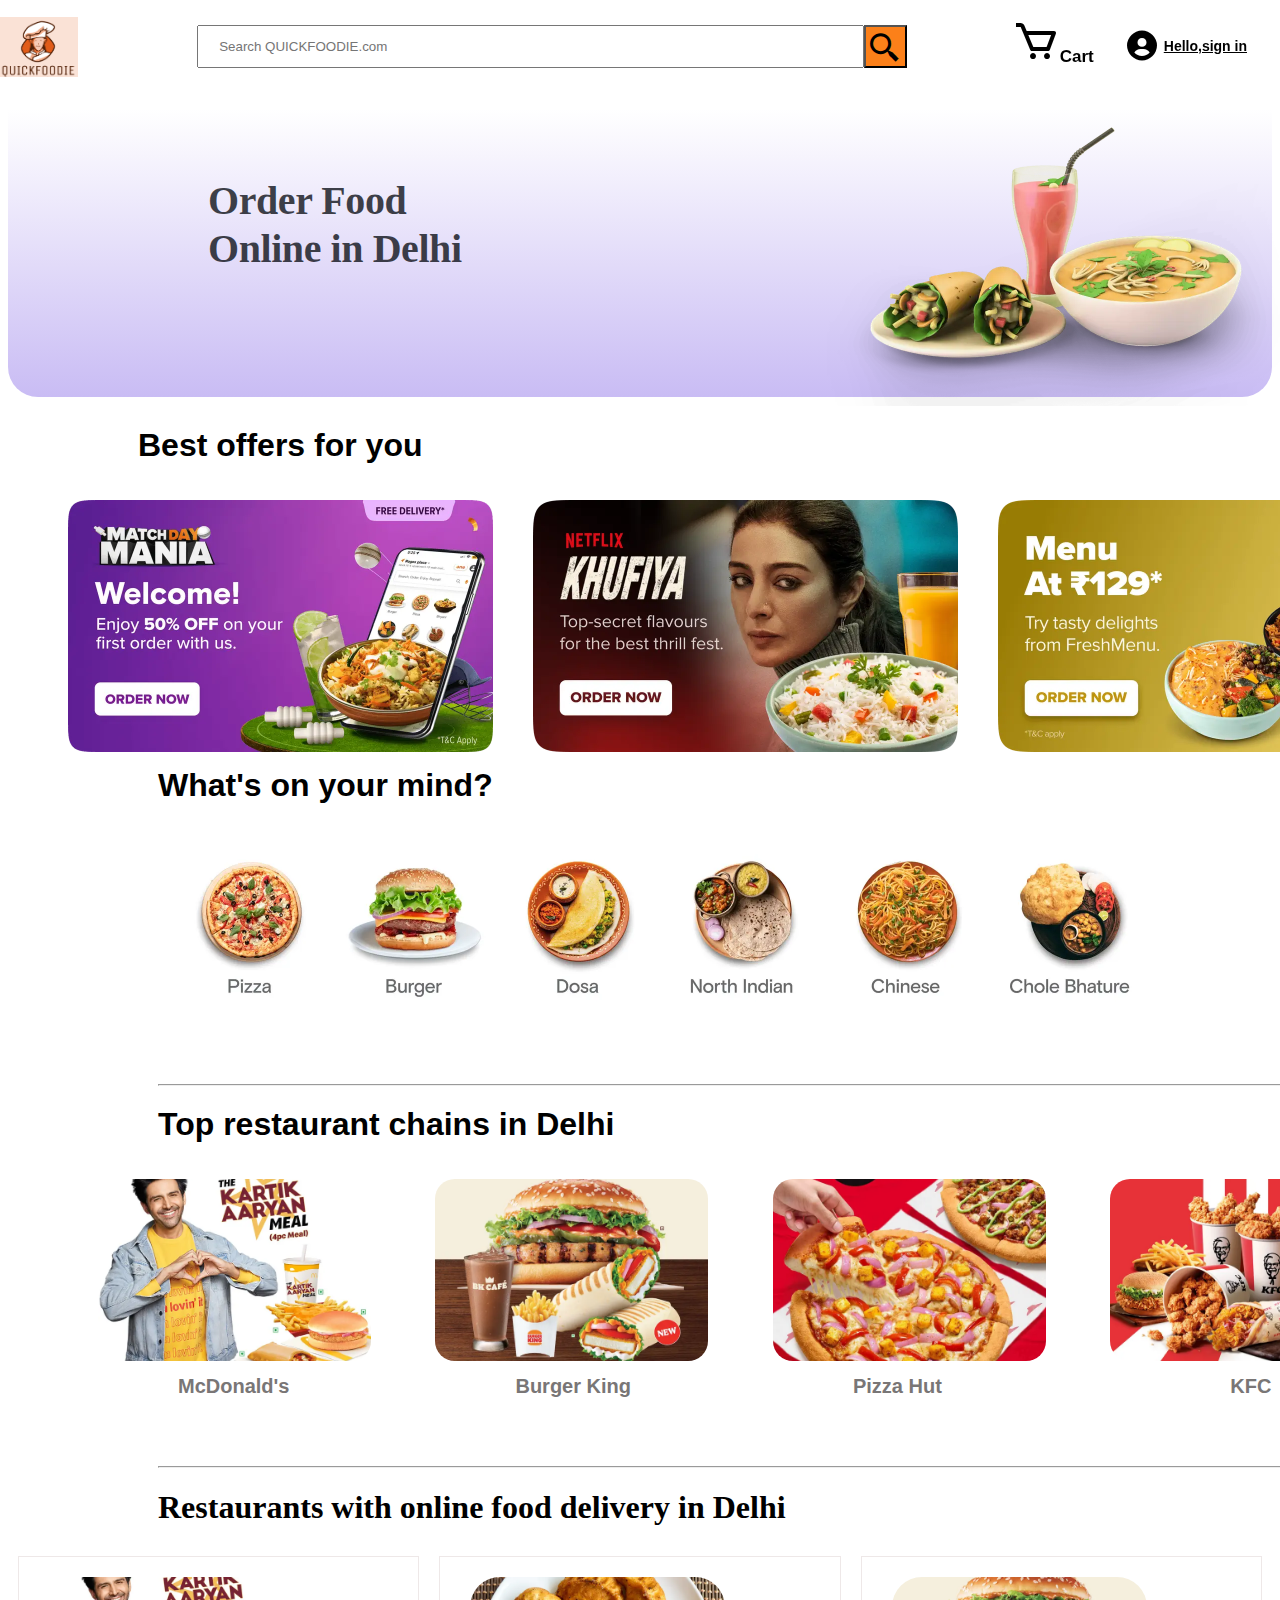
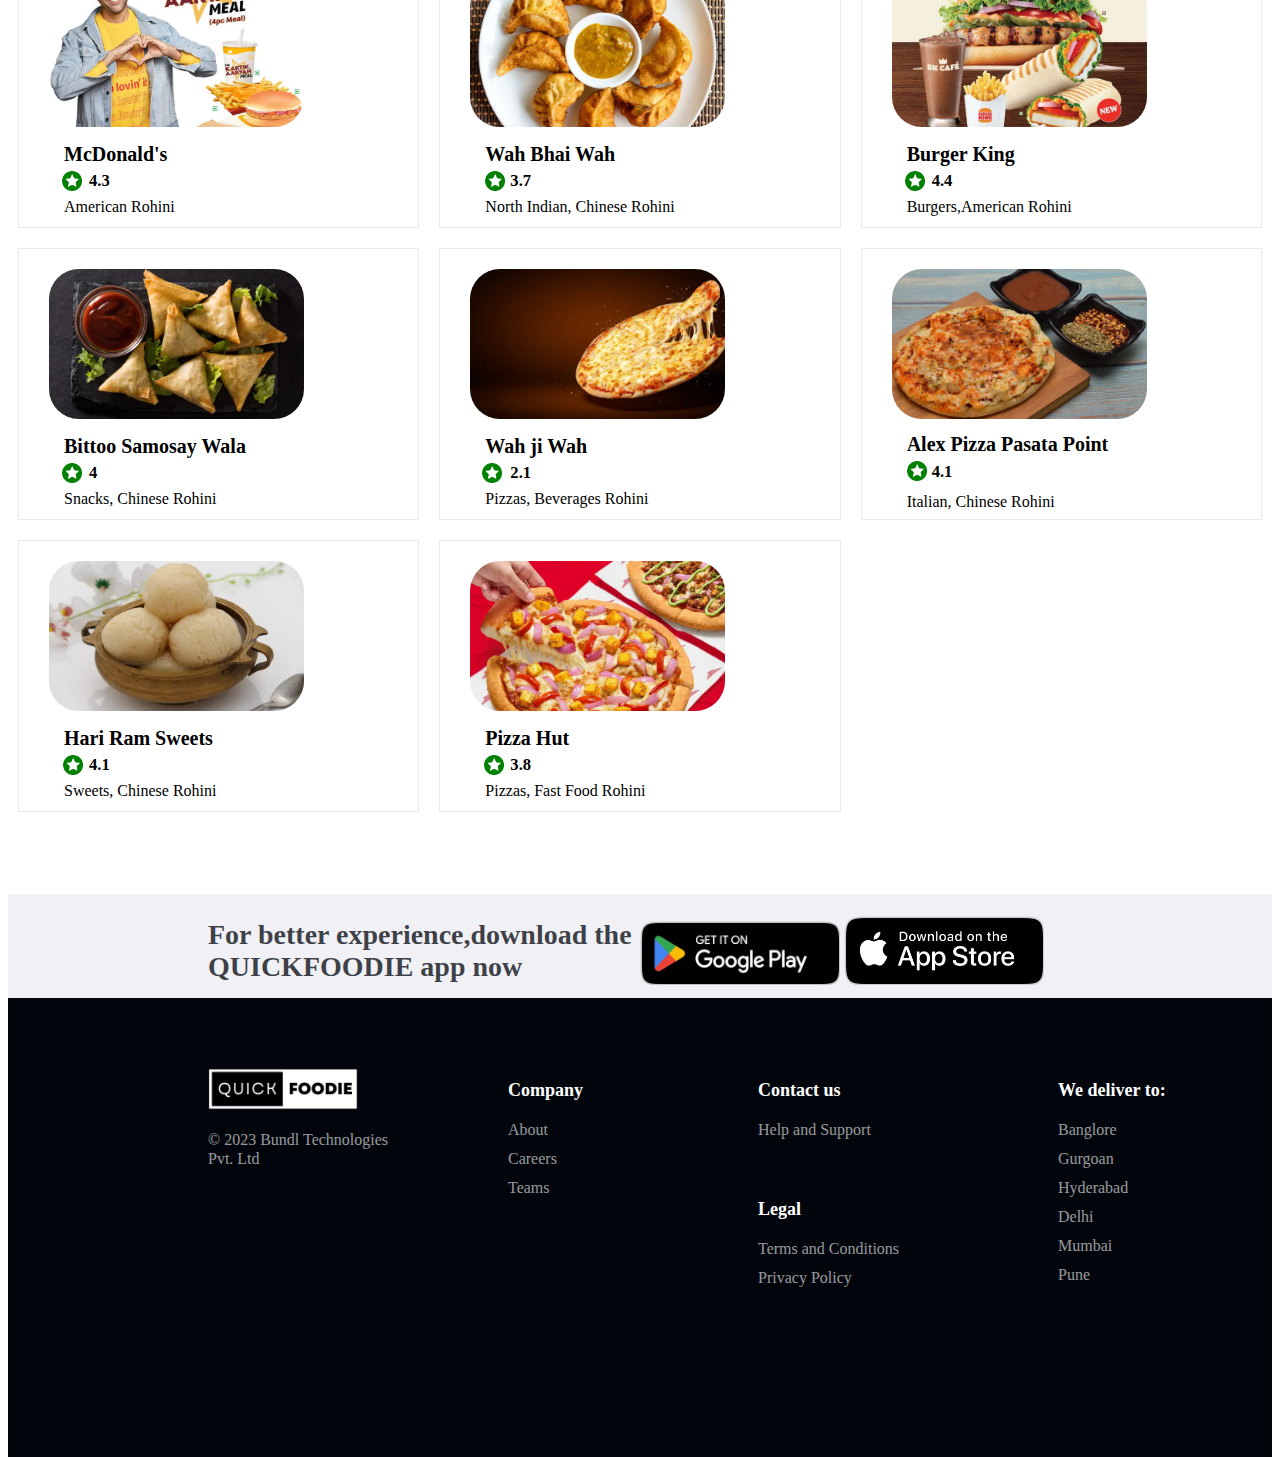
<file: delhi.html>
<!DOCTYPE html>
<html lang="en">

<head>
    <link rel="stylesheet" href="https://unpkg.com/boxicons@2.1.4/css/boxicons.min.css">

    <meta charset="UTF-8">
    <meta name="viewport" content="width=device-width, initial-scale=1.0">
    <link rel="stylesheet" href="./index.css">
    <title>Order Food Online in Delhi | QUICKFOODIE</title>
</head>

<body>
    <div class="header">
        <div class="i5-1">
            <a href="mainpage.html"><img class="s1" src="img\LOGO.png" alt="X-Market"> </a>
            <div class="nav_search">
                <form class="nav_form">
                    <input class="nav_text" type=" text" autocomplete="on" placeholder="    Search QUICKFOODIE.com">
                    <div class="nav_button_div"><input class="nav_button" type="submit" value=" " tabindex="0">
                        <span class="search_icon_div"> <i class='bx bx-search-alt-2 bx-md'></i></span>
                    </div>
                </form>
            </div>
            <div class="cart_div_sign_in">
                <a class="anchor_cart1" href="cart.html">
                    <i class='bx bx-cart bx-lg'><span class="cart_text">Cart</span></i>
                </a>
                <a href="sign.html" class="sign_in_anchor1">
                    <span class="user-span"> <i class='bx bxs-user-circle bx-md'></i></span><span
                        class="sign_in_span">Hello,sign in</span>
                </a>
            </div>

        </div>
    </div>
    <div class="order-food-online-main">
            <div class="order-food-online-main-text">
                    <h1>Order Food Online in Delhi</h1>
            </div>
            <div class="order-food-online-main-img">
                <img src="./img/header image.webp" alt="" height="300px">
            </div>
    </div>
    <div class="main_data">
        <h1 class="main_data_h1">Best offers for you</h1>
        <ul class="main_data_ul">
            <li class="main_data_li">
                <a href="">
                    <img class="main_data_img" src="img\manch day mania.webp" alt="">
                </a>
            </li>
            <li class="main_data_li">
                <a href="">

                    <img class="main_data_img" src="img\khufiya.webp" alt="">
                </a>
            </li>
            <li class="main_data_li">
                <a href="">
                    <img class="main_data_img" src="img\menu at 129.webp" alt="">
                </a>
            </li>
        </ul>
    </div>

    <div class="main_data1_mind">
        <h1 class="main_data1_mind_h1">What's on your mind?</h1>
        <div class="main_data1_list">
            <ul class="main_data1_ul">
                <li class="main_data1_li">
                    <a href="">
                        <img class="main_data1_img1" src="img/Pizza.webp" alt="">
                    </a>
                </li>
                <li class="main_data1_li">
                    <a href="">
                        <img class="main_data1_img1" src="img/buger.webp" alt="">
                    </a>
                </li>
                <li class="main_data1_li">
                    <a href="">
                        <img class="main_data1_img1" src="img/Dosa.webp" alt="">
                    </a>
                </li>
                <li class="main_data1_li">
                    <a href="">
                        <img class="main_data1_img1" src="img/North_Indian_4.webp" alt="">
                    </a>
                </li>
                <li class="main_data1_li">
                    <a href="">
                        <img class="main_data1_img1" src="img/Chinese.webp" alt="">
                    </a>
                </li>
                <li class="main_data1_li">
                    <a href="">
                        <img class="main_data1_img1" src="img/Chole_Bature.webp" alt="">
                    </a>
                </li>
            </ul>
            <br>
            <br>
            <br>
            <hr>
        </div>
        <div class="restaurant_chains">
            <h1 class="main_data1_mind_h1">Top restaurant chains in Delhi</h1>
            <div class="restaurant_chains_div">
                <ul class="restaurant_chains_ul">
                    <li class="restaurant_chains_li">
                        <a href="" style="text-decoration: none;">

                            <img class="restaurant_chains_img" src="img/McD.webp" alt="">
                            <div class="restaurant_chains_text">
                                McDonald's
                            </div>
                        </a>
                    </li>
                </ul>
                <ul class="restaurant_chains_ul">
                    <li class="restaurant_chains_li">
                        <a href="" style="text-decoration: none;">

                            <img class="restaurant_chains_img" src="img/burger  king.webp" alt="">
                            <div class="restaurant_chains_text">
                                Burger King

                            </div>
                        </a>
                    </li>
                </ul>
                <ul class="restaurant_chains_ul">
                    <li class="restaurant_chains_li">
                        <a href="" style="text-decoration: none;">

                            <img class="restaurant_chains_img" src="img/pizza hut.webp" alt="">
                            <div class="restaurant_chains_text">

                                Pizza Hut
                            </div>
                        </a>
                    </li>
                </ul>
                <ul class="restaurant_chains_ul">
                    <li class="restaurant_chains_li">
                        <a href="" style="text-decoration: none;">

                            <img class="restaurant_chains_img" src="img/KCF.webp" alt="">
                            <div class="restaurant_chains_text1">
                                KFC
                            </div>

                        </a>

                    </li>
                </ul>

            </div>
            <br>
            <br>
            <br>
            <hr>
        </div>

    </div>
    <h1 class="online-delivery-h1">Restaurants with online food delivery in Delhi</h1>
    <div class="online-food-delivery">
        <div class="online-food-delivery-data1">
            <a class="online-food-delivery-data1-a" href="">
                <img class="online-food-delivery-data1-img" src="img/McD.webp" alt="">
                <div class="online-food-delivery-data1-text">
                    <span class="online-food-delivery-data1-span1">
                        &emsp;&nbsp;McDonald's
                        <img class="green-star-img1" src="img/green star.jpeg" alt="" height="20px">
                        <h5 class="green-star-content">4.3</h5>
                        <h5 class="green-star-sub-content">American Rohini</h5>
                    </span>
                </div>
            </a>
        </div>
        <div class="online-food-delivery-data1">
            <a class="online-food-delivery-data1-a" href="">
                <img class="online-food-delivery-data1-img" src="img/wah bhai wah.webp" alt="">
                <div class="online-food-delivery-data1-text">
                    <span class="online-food-delivery-data1-span1">
                        &emsp;&nbsp;Wah Bhai Wah
                        <img class="green-star-img2" src="img/green star.jpeg" alt="" height="20px">
                        <h5 class="green-star-content">3.7</h5>
                        <h5 class="green-star-sub-content">North Indian, Chinese Rohini</h5>
                    </span>
                </div>
            </a>
        </div>
        <div class="online-food-delivery-data1">
            <a class="online-food-delivery-data1-a" href="">
                <img class="online-food-delivery-data1-img" src="img/burger  king.webp" alt="">
                <div class="online-food-delivery-data1-text">
                    <span class="online-food-delivery-data1-span1">
                        &emsp;&nbsp;Burger King
                        <img class="green-star-img3" src="img/green star.jpeg" alt="" height="20px">
                        <h5 class="green-star-content">4.4</h5>
                        <h5 class="green-star-sub-content">Burgers,American Rohini</h5>
                    </span>
                </div>
            </a>
        </div>
        <div class="online-food-delivery-data1">
            <a class="online-food-delivery-data1-a" href="">
                <img class="online-food-delivery-data1-img" src="img/bittoo samosay wala.webp" alt="">
                <div class="online-food-delivery-data1-text">
                    <span class="online-food-delivery-data1-span1">
                        &emsp;&nbsp;Bittoo Samosay Wala
                        <img class="green-star-img4" src="img/green star.jpeg" alt="" height="20px">
                        <h5 class="green-star-content">4</h5>
                        <h5 class="green-star-sub-content">Snacks, Chinese Rohini</h5>
                    </span>
                </div>
            </a>
        </div>
        <div class="online-food-delivery-data1">
            <a class="online-food-delivery-data1-a" href="">
                <img class="online-food-delivery-data1-img" src="img/wah ji wah.webp" alt="">
                <div class="online-food-delivery-data1-text">
                    <span class="online-food-delivery-data1-span1">
                        &emsp;&nbsp;Wah ji Wah
                        <img class="green-star-img5" src="img/green star.jpeg" alt="" height="20px">
                        <h5 class="green-star-content">2.1</h5>
                        <h5 class="green-star-sub-content">Pizzas, Beverages  Rohini</h5>
                    </span>
                </div>
            </a>
        </div>
        <div class="online-food-delivery-data1">
            <a class="online-food-delivery-data1-a" href="">
                <img class="online-food-delivery-data1-img" src="img/alex pizza pasata point.webp" alt="">
                <div class="online-food-delivery-data1-text">
                    <span class="online-food-delivery-data1-span1">
                        &emsp;&nbsp;Alex Pizza Pasata Point
                        <img class="green-star-img6" src="img/green star.jpeg" alt="" height="20px">
                        <h5 class="green-star-content-1">4.1</h5>
                        <h5 class="green-star-sub-content-1">Italian, Chinese Rohini</h5>
                    </span>
                </div>
            </a>
        </div>
        <div class="online-food-delivery-data1">
            <a class="online-food-delivery-data1-a" href="">
                <img class="online-food-delivery-data1-img" src="img/hari ram sweets.webp" alt="">
                <div class="online-food-delivery-data1-text">
                    <span class="online-food-delivery-data1-span1">
                        &emsp;&nbsp;Hari Ram Sweets
                        <img class="green-star-img7" src="img/green star.jpeg" alt="" height="20px">
                        <h5 class="green-star-content">4.1</h5>
                        <h5 class="green-star-sub-content">Sweets, Chinese Rohini</h5>
                    </span>
                </div>
            </a>
        </div>
        <div class="online-food-delivery-data1">
            <a class="online-food-delivery-data1-a" href="">
                <img class="online-food-delivery-data1-img" src="img/pizza hut.webp" alt="">
                <div class="online-food-delivery-data1-text">
                    <span class="online-food-delivery-data1-span1">
                        &emsp;&nbsp;Pizza Hut
                        <img class="green-star-img8" src="img/green star.jpeg" alt="" height="20px">
                        <h5 class="green-star-content">3.8</h5>
                        <h5 class="green-star-sub-content">Pizzas, Fast Food Rohini</h5>
                    </span>
                </div>
            </a>
        </div>
    </div>
    <br><br><br><br>
    <!-- <hr style="margin-left: 140px;margin-right: 140px;margin-top: 0px;"> -->
    <div class="app-stores-main-div">
            <div class="app-stores-download-div">
                For better experience,download the QUICKFOODIE app now
            </div>
            <div class="app-stores-sub-div">
                        <div class="app-stores-contain-logo-div">
                            <a href="https://play.google.com/store/apps/details?id=in.swiggy.android&referrer=utm_source%3Dswiggy%26utm_medium%3Dheader"><img src="img/play_store.webp" alt="GOOGLE PLAY STORE" width="200px"></a>
                            <a href="https://apps.apple.com/in/app/swiggy-food-grocery-delivery/id989540920?referrer=utm_source%3Dswiggy%26utm_medium%3Dhomepage"><img src="img/app_store.webp" alt="APP STORE" width="200px"></a>
                        </div>
            </div>
    </div>
    <div class="main-footer">
            <div class="footer-logo">
                <img src="img/Quick.png" alt=""  width="150px">
                <p class="footer-logo-content">© 2023 Bundl Technologies Pvt. Ltd</p>
            </div>
            <div class="company">
                <ul>
                    <li class="main-list">
                        <div class="list-heading">Company</div>
                    </li>
                    <li class="sub-list">
                        <a href=""><div class="list-sub-content">About</div></a>
                    </li>
                    <li class="sub-list2">
                        <a href=""><div class="list-sub-content">Careers</div></a>
                    </li>
                    <li class="sub-list2">
                        <a href=""><div class="list-sub-content">Teams</div></a>
                    </li>
                </ul>
            </div>

            <div class="Contact">
                <ul>
                    <li class="main-list">
                        <div class="list-heading">Contact us</div>
                    </li>
                    <li class="sub-list">
                        <a href="./help  and support.html"><div class="list-sub-content">Help and Support</div></a>
                    </li>
                    <li class="main-list1">
                        <div class="list-heading">Legal</div>
                    </li>
                    <li class="sub-list">
                        <a href="./Term-and-condition.html"><div class="list-sub-content">Terms and Conditions</div></a>
                    </li>
                    <li class="sub-list2">
                        <a href="./privacy.html"><div class="list-sub-content">Privacy Policy</div></a>
                    </li>
                </ul>
            </div>
            
            <div class="deliver">
                <ul>
                    <li class="main-list">
                        <div class="list-heading">We deliver to: </div>
                    </li>
                    <li class="sub-list">
                        <a href="./banglore.html"><div class="list-sub-content">Banglore</div></a>
                    </li>
                    <li class="sub-list2">
                        <a href="./gurgoan.html"><div class="list-sub-content">Gurgoan</div></a>
                    </li>
                    <li class="sub-list2">
                        <a href="./hyderabad.html"><div class="list-sub-content">Hyderabad</div></a>
                    </li>
                    <li class="sub-list2">
                        <a href="./delhi.html"><div class="list-sub-content">Delhi</div></a>
                    </li>
                    <li class="sub-list2">
                        <a href="./mumbai.html"><div class="list-sub-content">Mumbai</div></a>
                    </li>
                    <li class="sub-list2">
                        <a href="./pune.html"><div class="list-sub-content">Pune</div></a>
                    </li>
                </ul>
            </div>
    </div>
</body>
</html>
</file>
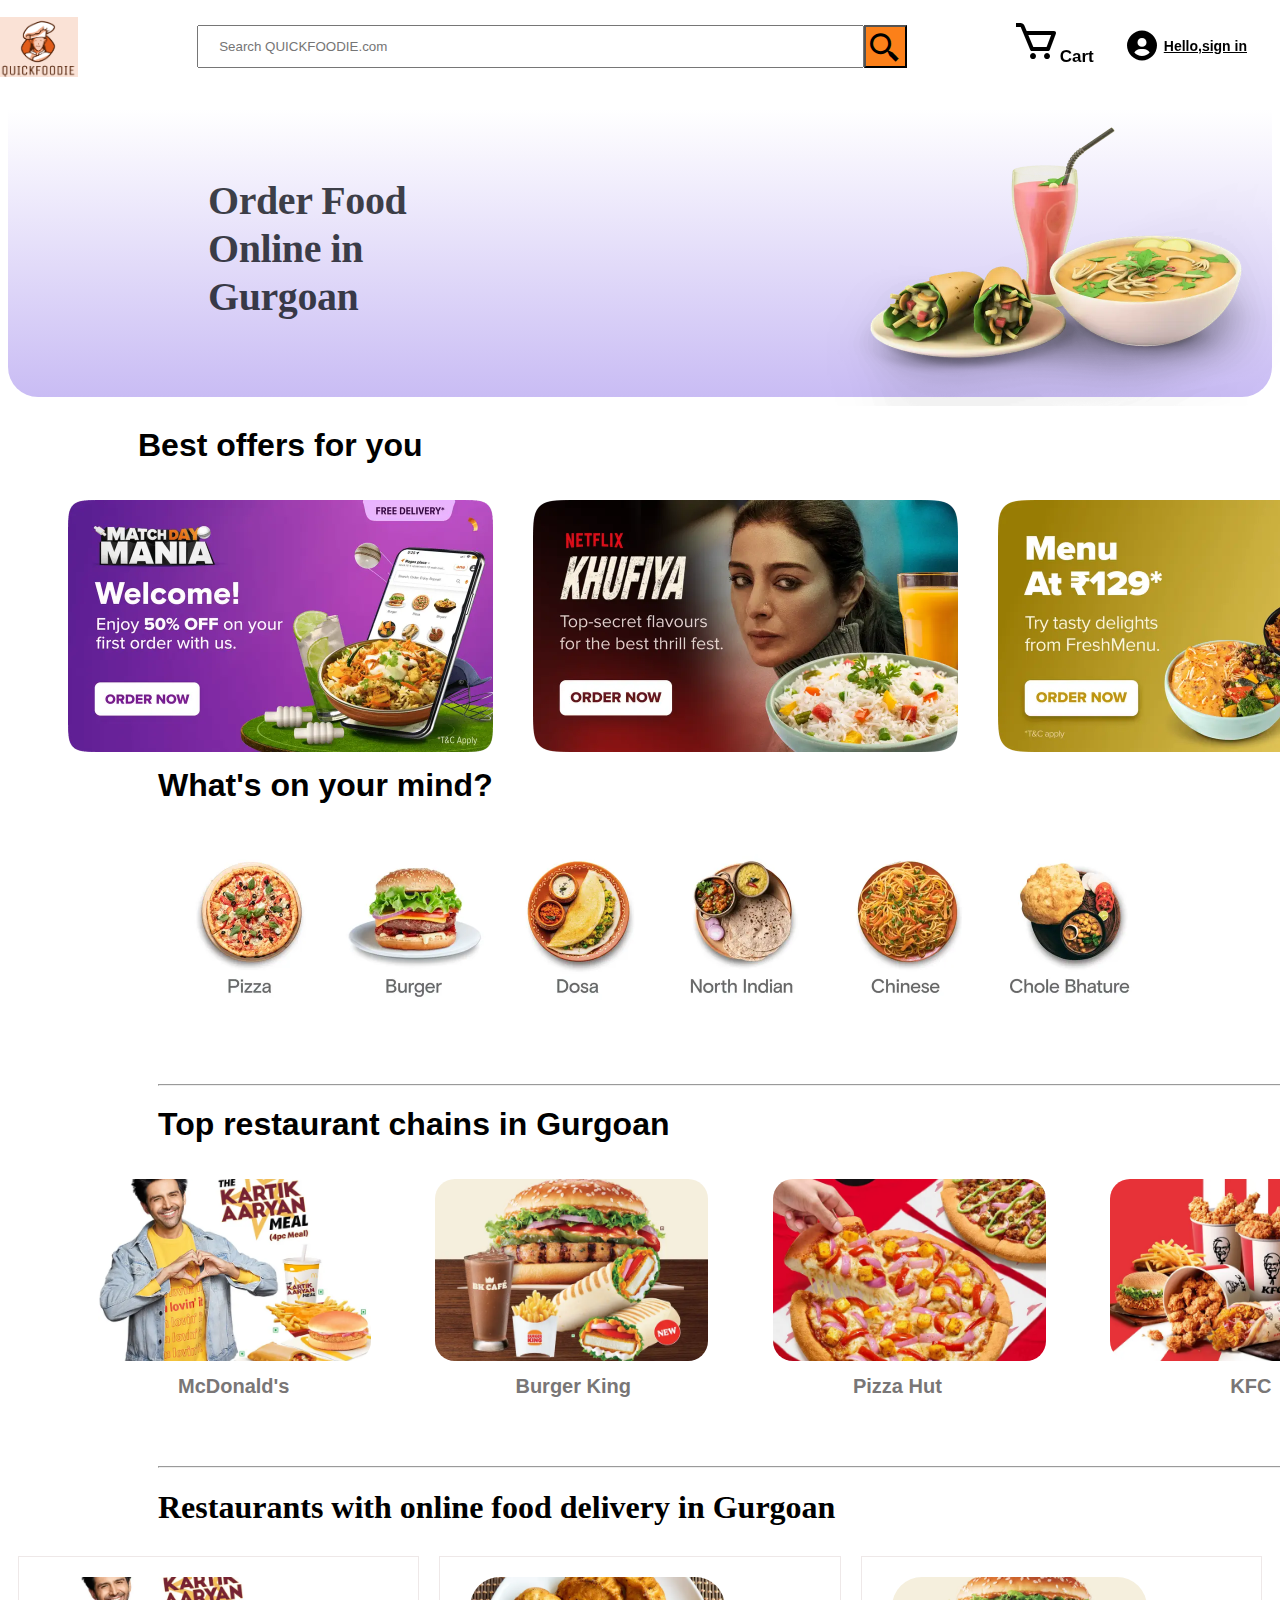
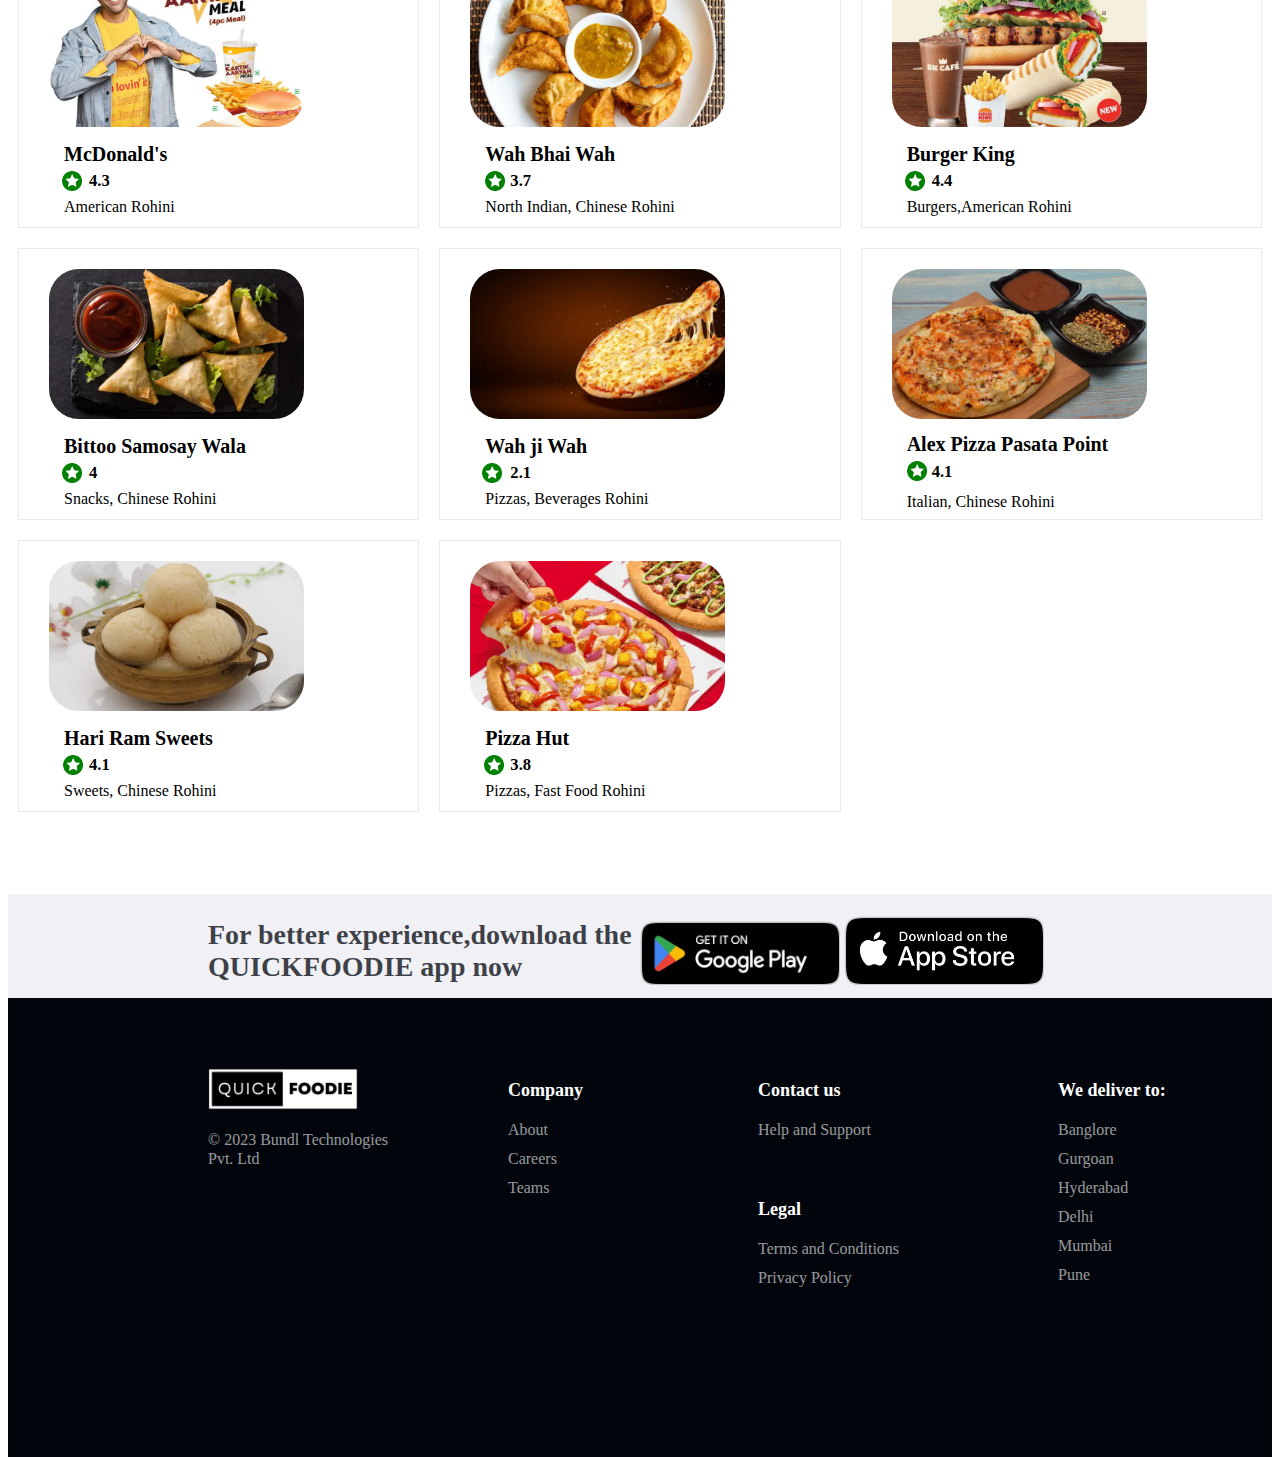
<file: gurgoan.html>
<!DOCTYPE html>
<html lang="en">

<head>
    <link rel="stylesheet" href="https://unpkg.com/boxicons@2.1.4/css/boxicons.min.css">

    <meta charset="UTF-8">
    <meta name="viewport" content="width=device-width, initial-scale=1.0">
    <link rel="stylesheet" href="./index.css">
    <title>Order Food Online in Gurgoan | QUICKFOODIE</title>
</head>

<body>
    <div class="header">
        <div class="i5-1">
            <a href="mainpage.html"><img class="s1" src="img\LOGO.png" alt="X-Market"> </a>
            <div class="nav_search">
                <form class="nav_form">
                    <input class="nav_text" type=" text" autocomplete="on" placeholder="    Search QUICKFOODIE.com">
                    <div class="nav_button_div"><input class="nav_button" type="submit" value=" " tabindex="0">
                        <span class="search_icon_div"> <i class='bx bx-search-alt-2 bx-md'></i></span>
                    </div>
                </form>
            </div>
            <div class="cart_div_sign_in">
                <a class="anchor_cart1" href="cart.html">
                    <i class='bx bx-cart bx-lg'><span class="cart_text">Cart</span></i>
                </a>
                <a href="sign.html" class="sign_in_anchor1">
                    <span class="user-span"> <i class='bx bxs-user-circle bx-md'></i></span><span
                        class="sign_in_span">Hello,sign in</span>
                </a>
            </div>

        </div>
    </div>
    <div class="order-food-online-main">
            <div class="order-food-online-main-text">
                    <h1>Order Food Online in Gurgoan</h1>
            </div>
            <div class="order-food-online-main-img">
                <img src="./img/header image.webp" alt="" height="300px">
            </div>
    </div>
    <div class="main_data">
        <h1 class="main_data_h1">Best offers for you</h1>
        <ul class="main_data_ul">
            <li class="main_data_li">
                <a href="">
                    <img class="main_data_img" src="img\manch day mania.webp" alt="">
                </a>
            </li>
            <li class="main_data_li">
                <a href="">

                    <img class="main_data_img" src="img\khufiya.webp" alt="">
                </a>
            </li>
            <li class="main_data_li">
                <a href="">
                    <img class="main_data_img" src="img\menu at 129.webp" alt="">
                </a>
            </li>
        </ul>
    </div>

    <div class="main_data1_mind">
        <h1 class="main_data1_mind_h1">What's on your mind?</h1>
        <div class="main_data1_list">
            <ul class="main_data1_ul">
                <li class="main_data1_li">
                    <a href="">
                        <img class="main_data1_img1" src="img/Pizza.webp" alt="">
                    </a>
                </li>
                <li class="main_data1_li">
                    <a href="">
                        <img class="main_data1_img1" src="img/buger.webp" alt="">
                    </a>
                </li>
                <li class="main_data1_li">
                    <a href="">
                        <img class="main_data1_img1" src="img/Dosa.webp" alt="">
                    </a>
                </li>
                <li class="main_data1_li">
                    <a href="">
                        <img class="main_data1_img1" src="img/North_Indian_4.webp" alt="">
                    </a>
                </li>
                <li class="main_data1_li">
                    <a href="">
                        <img class="main_data1_img1" src="img/Chinese.webp" alt="">
                    </a>
                </li>
                <li class="main_data1_li">
                    <a href="">
                        <img class="main_data1_img1" src="img/Chole_Bature.webp" alt="">
                    </a>
                </li>
            </ul>
            <br>
            <br>
            <br>
            <hr>
        </div>
        <div class="restaurant_chains">
            <h1 class="main_data1_mind_h1">Top restaurant chains in Gurgoan</h1>
            <div class="restaurant_chains_div">
                <ul class="restaurant_chains_ul">
                    <li class="restaurant_chains_li">
                        <a href="" style="text-decoration: none;">

                            <img class="restaurant_chains_img" src="img/McD.webp" alt="">
                            <div class="restaurant_chains_text">
                                McDonald's
                            </div>
                        </a>
                    </li>
                </ul>
                <ul class="restaurant_chains_ul">
                    <li class="restaurant_chains_li">
                        <a href="" style="text-decoration: none;">

                            <img class="restaurant_chains_img" src="img/burger  king.webp" alt="">
                            <div class="restaurant_chains_text">
                                Burger King

                            </div>
                        </a>
                    </li>
                </ul>
                <ul class="restaurant_chains_ul">
                    <li class="restaurant_chains_li">
                        <a href="" style="text-decoration: none;">

                            <img class="restaurant_chains_img" src="img/pizza hut.webp" alt="">
                            <div class="restaurant_chains_text">

                                Pizza Hut
                            </div>
                        </a>
                    </li>
                </ul>
                <ul class="restaurant_chains_ul">
                    <li class="restaurant_chains_li">
                        <a href="" style="text-decoration: none;">

                            <img class="restaurant_chains_img" src="img/KCF.webp" alt="">
                            <div class="restaurant_chains_text1">
                                KFC
                            </div>

                        </a>

                    </li>
                </ul>

            </div>
            <br>
            <br>
            <br>
            <hr>
        </div>

    </div>
    <h1 class="online-delivery-h1">Restaurants with online food delivery in Gurgoan</h1>
    <div class="online-food-delivery">
        <div class="online-food-delivery-data1">
            <a class="online-food-delivery-data1-a" href="">
                <img class="online-food-delivery-data1-img" src="img/McD.webp" alt="">
                <div class="online-food-delivery-data1-text">
                    <span class="online-food-delivery-data1-span1">
                        &emsp;&nbsp;McDonald's
                        <img class="green-star-img1" src="img/green star.jpeg" alt="" height="20px">
                        <h5 class="green-star-content">4.3</h5>
                        <h5 class="green-star-sub-content">American Rohini</h5>
                    </span>
                </div>
            </a>
        </div>
        <div class="online-food-delivery-data1">
            <a class="online-food-delivery-data1-a" href="">
                <img class="online-food-delivery-data1-img" src="img/wah bhai wah.webp" alt="">
                <div class="online-food-delivery-data1-text">
                    <span class="online-food-delivery-data1-span1">
                        &emsp;&nbsp;Wah Bhai Wah
                        <img class="green-star-img2" src="img/green star.jpeg" alt="" height="20px">
                        <h5 class="green-star-content">3.7</h5>
                        <h5 class="green-star-sub-content">North Indian, Chinese Rohini</h5>
                    </span>
                </div>
            </a>
        </div>
        <div class="online-food-delivery-data1">
            <a class="online-food-delivery-data1-a" href="">
                <img class="online-food-delivery-data1-img" src="img/burger  king.webp" alt="">
                <div class="online-food-delivery-data1-text">
                    <span class="online-food-delivery-data1-span1">
                        &emsp;&nbsp;Burger King
                        <img class="green-star-img3" src="img/green star.jpeg" alt="" height="20px">
                        <h5 class="green-star-content">4.4</h5>
                        <h5 class="green-star-sub-content">Burgers,American Rohini</h5>
                    </span>
                </div>
            </a>
        </div>
        <div class="online-food-delivery-data1">
            <a class="online-food-delivery-data1-a" href="">
                <img class="online-food-delivery-data1-img" src="img/bittoo samosay wala.webp" alt="">
                <div class="online-food-delivery-data1-text">
                    <span class="online-food-delivery-data1-span1">
                        &emsp;&nbsp;Bittoo Samosay Wala
                        <img class="green-star-img4" src="img/green star.jpeg" alt="" height="20px">
                        <h5 class="green-star-content">4</h5>
                        <h5 class="green-star-sub-content">Snacks, Chinese Rohini</h5>
                    </span>
                </div>
            </a>
        </div>
        <div class="online-food-delivery-data1">
            <a class="online-food-delivery-data1-a" href="">
                <img class="online-food-delivery-data1-img" src="img/wah ji wah.webp" alt="">
                <div class="online-food-delivery-data1-text">
                    <span class="online-food-delivery-data1-span1">
                        &emsp;&nbsp;Wah ji Wah
                        <img class="green-star-img5" src="img/green star.jpeg" alt="" height="20px">
                        <h5 class="green-star-content">2.1</h5>
                        <h5 class="green-star-sub-content">Pizzas, Beverages  Rohini</h5>
                    </span>
                </div>
            </a>
        </div>
        <div class="online-food-delivery-data1">
            <a class="online-food-delivery-data1-a" href="">
                <img class="online-food-delivery-data1-img" src="img/alex pizza pasata point.webp" alt="">
                <div class="online-food-delivery-data1-text">
                    <span class="online-food-delivery-data1-span1">
                        &emsp;&nbsp;Alex Pizza Pasata Point
                        <img class="green-star-img6" src="img/green star.jpeg" alt="" height="20px">
                        <h5 class="green-star-content-1">4.1</h5>
                        <h5 class="green-star-sub-content-1">Italian, Chinese Rohini</h5>
                    </span>
                </div>
            </a>
        </div>
        <div class="online-food-delivery-data1">
            <a class="online-food-delivery-data1-a" href="">
                <img class="online-food-delivery-data1-img" src="img/hari ram sweets.webp" alt="">
                <div class="online-food-delivery-data1-text">
                    <span class="online-food-delivery-data1-span1">
                        &emsp;&nbsp;Hari Ram Sweets
                        <img class="green-star-img7" src="img/green star.jpeg" alt="" height="20px">
                        <h5 class="green-star-content">4.1</h5>
                        <h5 class="green-star-sub-content">Sweets, Chinese Rohini</h5>
                    </span>
                </div>
            </a>
        </div>
        <div class="online-food-delivery-data1">
            <a class="online-food-delivery-data1-a" href="">
                <img class="online-food-delivery-data1-img" src="img/pizza hut.webp" alt="">
                <div class="online-food-delivery-data1-text">
                    <span class="online-food-delivery-data1-span1">
                        &emsp;&nbsp;Pizza Hut
                        <img class="green-star-img8" src="img/green star.jpeg" alt="" height="20px">
                        <h5 class="green-star-content">3.8</h5>
                        <h5 class="green-star-sub-content">Pizzas, Fast Food Rohini</h5>
                    </span>
                </div>
            </a>
        </div>
    </div>
    <br><br><br><br>
    <!-- <hr style="margin-left: 140px;margin-right: 140px;margin-top: 0px;"> -->
    <div class="app-stores-main-div">
            <div class="app-stores-download-div">
                For better experience,download the QUICKFOODIE app now
            </div>
            <div class="app-stores-sub-div">
                        <div class="app-stores-contain-logo-div">
                            <a href="https://play.google.com/store/apps/details?id=in.swiggy.android&referrer=utm_source%3Dswiggy%26utm_medium%3Dheader"><img src="img/play_store.webp" alt="GOOGLE PLAY STORE" width="200px"></a>
                            <a href="https://apps.apple.com/in/app/swiggy-food-grocery-delivery/id989540920?referrer=utm_source%3Dswiggy%26utm_medium%3Dhomepage"><img src="img/app_store.webp" alt="APP STORE" width="200px"></a>
                        </div>
            </div>
    </div>
    <div class="main-footer">
            <div class="footer-logo">
                <img src="img/Quick.png" alt=""  width="150px">
                <p class="footer-logo-content">© 2023 Bundl Technologies Pvt. Ltd</p>
            </div>
            <div class="company">
                <ul>
                    <li class="main-list">
                        <div class="list-heading">Company</div>
                    </li>
                    <li class="sub-list">
                        <a href=""><div class="list-sub-content">About</div></a>
                    </li>
                    <li class="sub-list2">
                        <a href=""><div class="list-sub-content">Careers</div></a>
                    </li>
                    <li class="sub-list2">
                        <a href=""><div class="list-sub-content">Teams</div></a>
                    </li>
                </ul>
            </div>

            <div class="Contact">
                <ul>
                    <li class="main-list">
                        <div class="list-heading">Contact us</div>
                    </li>
                    <li class="sub-list">
                        <a href="./help  and support.html"><div class="list-sub-content">Help and Support</div></a>
                    </li>
                    <li class="main-list1">
                        <div class="list-heading">Legal</div>
                    </li>
                    <li class="sub-list">
                        <a href="./Term-and-condition.html"><div class="list-sub-content">Terms and Conditions</div></a>
                    </li>
                    <li class="sub-list2">
                        <a href="./privacy.html"><div class="list-sub-content">Privacy Policy</div></a>
                    </li>
                </ul>
            </div>
            
            <div class="deliver">
                <ul>
                    <li class="main-list">
                        <div class="list-heading">We deliver to: </div>
                    </li>
                    <li class="sub-list">
                        <a href="./banglore.html"><div class="list-sub-content">Banglore</div></a>
                    </li>
                    <li class="sub-list2">
                        <a href="./gurgoan.html"><div class="list-sub-content">Gurgoan</div></a>
                    </li>
                    <li class="sub-list2">
                        <a href="./hyderabad.html"><div class="list-sub-content">Hyderabad</div></a>
                    </li>
                    <li class="sub-list2">
                        <a href="./delhi.html"><div class="list-sub-content">Delhi</div></a>
                    </li>
                    <li class="sub-list2">
                        <a href="./mumbai.html"><div class="list-sub-content">Mumbai</div></a>
                    </li>
                    <li class="sub-list2">
                        <a href="./pune.html"><div class="list-sub-content">Pune</div></a>
                    </li>
                </ul>
            </div>
    </div>
</body>
</html>
</file>
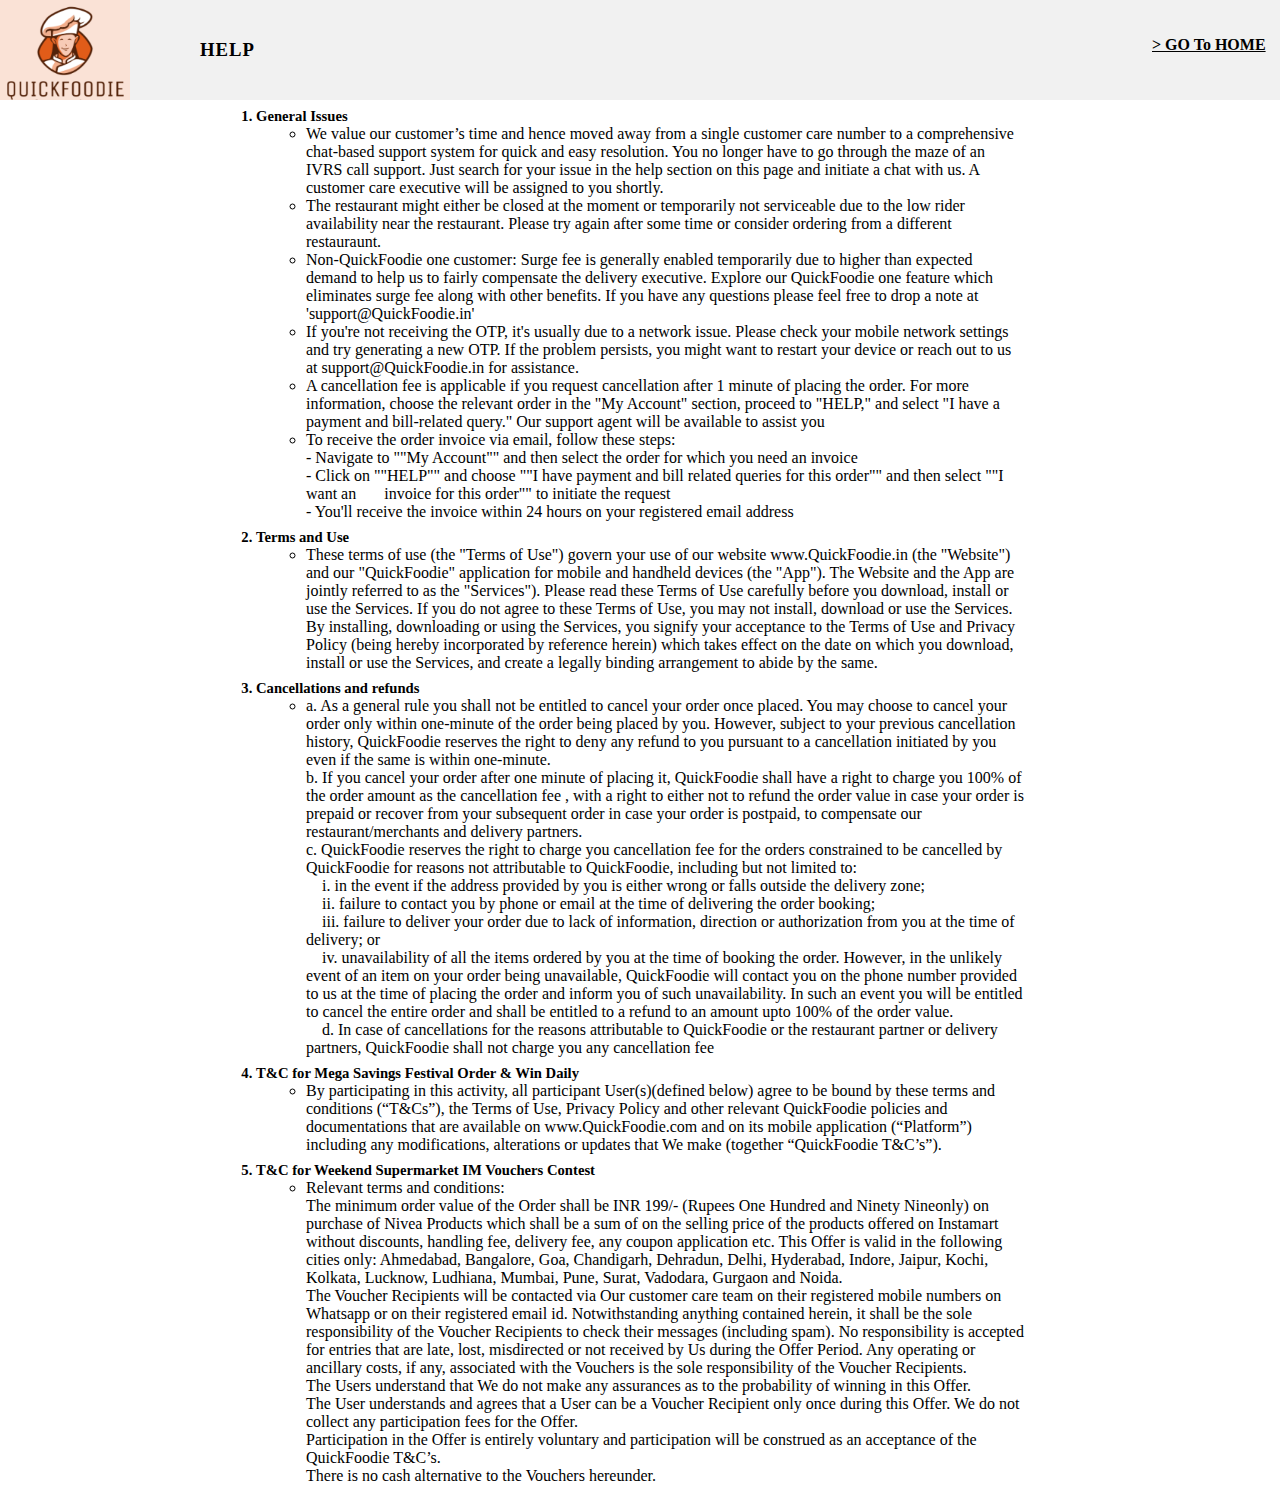
<file: help  and support.html>
<!DOCTYPE html>
<html lang="en">
<head>
    <meta charset="UTF-8">
    <meta name="viewport" content="width=device-width, initial-scale=1.0">
    <title>Help and Support | QUICKFOODIE</title>
    <link rel="stylesheet" href="TermsAndCondition.css">
</head>
<body>
    <header>
        <div class="TCmain">
            <img src="img/LOGO.png" alt="" height="100px" width="130px">
            <div class="TCsub">
                <h3>HELP</h3>
            </div>
            <div class="HOME">
                <a href="./index.html"><h4>> GO To HOME</h4></a>
            </div>
        </div>
    </header>
<div class="body">
    <div class="main-content">
        <div class="body" style="height: 8px;">
            <p></p>
        </div>
        <ol type="1">
    <span class="span-main">
        <li>General Issues</li>
    </span>

<ul>
<li class="span-content">We value our customer’s time and hence moved away from a single customer care number to a comprehensive chat-based support system for quick and easy resolution. You no longer have to go through the maze of an IVRS call support. Just search for your issue in the help section on this page and initiate a chat with us. A customer care executive will be assigned to you shortly.</li>
<li class="span-content">
    The restaurant might either be closed at the moment or temporarily not serviceable due to the low rider availability near the restaurant. Please try again after some time or consider ordering from a different restauraunt.
</li>
<li class="span-content">
    Non-QuickFoodie one customer: Surge fee is generally enabled temporarily due to higher than expected demand to help us to fairly compensate the delivery executive. Explore our QuickFoodie one feature which eliminates surge fee along with other benefits. If you have any questions please feel free to drop a note at 'support@QuickFoodie.in'
</li>
<li class="span-content">If you're not receiving the OTP, it's usually due to a network issue. Please check your mobile network settings and try generating a new OTP. If the problem persists, you might want to restart your device or reach out to us at support@QuickFoodie.in for assistance.
</li>
<li class="span-content">A cancellation fee is applicable if you request cancellation after 1 minute of placing the order. For more information, choose the relevant order in the "My Account" section, proceed to "HELP," and select "I have a payment and bill-related query." Our support agent will be available to assist you
</li>
<li class="span-content">To receive the order invoice via email, follow these steps: <br>
    - Navigate to ""My Account"" and then select the order for which you need an invoice <br>
    - Click on ""HELP"" and choose ""I have payment and bill related queries for this order"" and then select ""I want an &emsp;&nbsp;&nbsp;invoice for this order"" to initiate the request <br>
    - You'll receive the invoice within 24 hours on your registered email address
</li>
</ul>
<div class="body" style="height: 8px;">
    <p></p>
</div>
<span class="span-main"><li>Terms and Use</li></span>

<ul>
<li class="span-content">
    These terms of use (the "Terms of Use") govern your use of our website www.QuickFoodie.in (the "Website") and our "QuickFoodie" application for mobile and handheld devices (the "App"). The Website and the App are jointly referred to as the "Services"). Please read these Terms of Use carefully before you download, install or use the Services. If you do not agree to these Terms of Use, you may not install, download or use the Services. By installing, downloading or using the Services, you signify your acceptance to the Terms of Use and Privacy Policy (being hereby incorporated by reference herein) which takes effect on the date on which you download, install or use the Services, and create a legally binding arrangement to abide by the same.
</li>
</ul>
<div class="body" style="height: 8px;">
    <p></p>
</div>
<span class="span-main"><li>Cancellations and refunds</li></span>
    
    <ul>
<li class="span-content">a. As a general rule you shall not be entitled to cancel your order once placed. You may choose to cancel your order only within one-minute of the order being placed by you. However, subject to your previous cancellation history, QuickFoodie reserves the right to deny any refund to you pursuant to a cancellation initiated by you even if the same is within one-minute. <br> b. If you cancel your order after one minute of placing it, QuickFoodie shall have a right to charge you 100% of the order amount as the cancellation fee , with a right to either not to refund the order value in case your order is prepaid or recover from your subsequent order in case your order is postpaid, to compensate our restaurant/merchants and delivery partners. <br> c. QuickFoodie reserves the right to charge you cancellation fee for the orders constrained to be cancelled by QuickFoodie for reasons not attributable to QuickFoodie, including but not limited to: <br> &emsp;i. in the event if the address provided by you is either wrong or falls outside the delivery zone; <br> &emsp;ii.  failure to contact you by phone or email at the time of delivering the order booking; <br> &emsp;iii.  failure to deliver your order due to lack of information, direction or authorization from you at the time of delivery; or <br> &emsp;iv.  unavailability of all the items ordered by you at the time of booking the order. However, in the unlikely event of an item on your order being unavailable, QuickFoodie will contact you on the phone number provided to us at the time of placing the order and inform you of such unavailability. In such an event you will be entitled to cancel the entire order and shall be entitled to a refund to an amount upto 100% of the order value. <br> &emsp;d. In case of cancellations for the reasons attributable to QuickFoodie or the restaurant partner or delivery partners, QuickFoodie shall not charge you any cancellation fee</li>
</ul>
<div class="body" style="height: 8px;">
    <p></p>
</div>
<span class="span-main"><li>T&C for Mega Savings Festival Order & Win Daily</li></span>
<ul>
<li class="span-content">By participating in this activity, all participant User(s)(defined below) agree to be bound by these terms and conditions (“T&Cs”), the Terms of Use, Privacy Policy and other relevant QuickFoodie policies and documentations that are available on www.QuickFoodie.com and on its mobile application (“Platform”) including any modifications, alterations or updates that We make (together “QuickFoodie T&C’s”).</li>
</ul>
<div class="body" style="height: 8px;">
    <p></p>
</div>
<span class="span-main"><li>T&C for Weekend Supermarket IM Vouchers Contest</li></span>
<ul>

<li class="span-content">Relevant terms and conditions: <br>
    The minimum order value of the Order shall be INR 199/- (Rupees One Hundred and Ninety Nineonly) on purchase of Nivea Products which shall be a sum of on the selling price of the products offered on Instamart without discounts, handling fee, delivery fee, any coupon application etc.
    This Offer is valid in the following cities only: Ahmedabad, Bangalore, Goa, Chandigarh, Dehradun, Delhi, Hyderabad, Indore, Jaipur, Kochi, Kolkata, Lucknow, Ludhiana, Mumbai, Pune, Surat, Vadodara, Gurgaon and Noida. <br>
    The Voucher Recipients will be contacted via Our customer care team on their registered mobile numbers on Whatsapp or on their registered email id.  Notwithstanding anything contained herein, it shall be the sole responsibility of the Voucher Recipients to check their messages (including spam).
    No responsibility is accepted for entries that are late, lost, misdirected or not received by Us during the Offer Period. Any operating or ancillary costs, if any, associated with the Vouchers is the sole responsibility of the Voucher Recipients. <br>
    The Users understand that We do not make any assurances as to the probability of winning in this Offer. <br>
    The User understands and agrees that a User can be a Voucher Recipient only once during this Offer.
    We do not collect any participation fees for the Offer. <br>
    Participation in the Offer is entirely voluntary and participation will be construed as an acceptance of the QuickFoodie T&C’s. <br>
    There is no cash alternative to the Vouchers hereunder. </li>

</ul>
</ul>
</ol>
    </div>
</div>
</body>
</html>
</file>
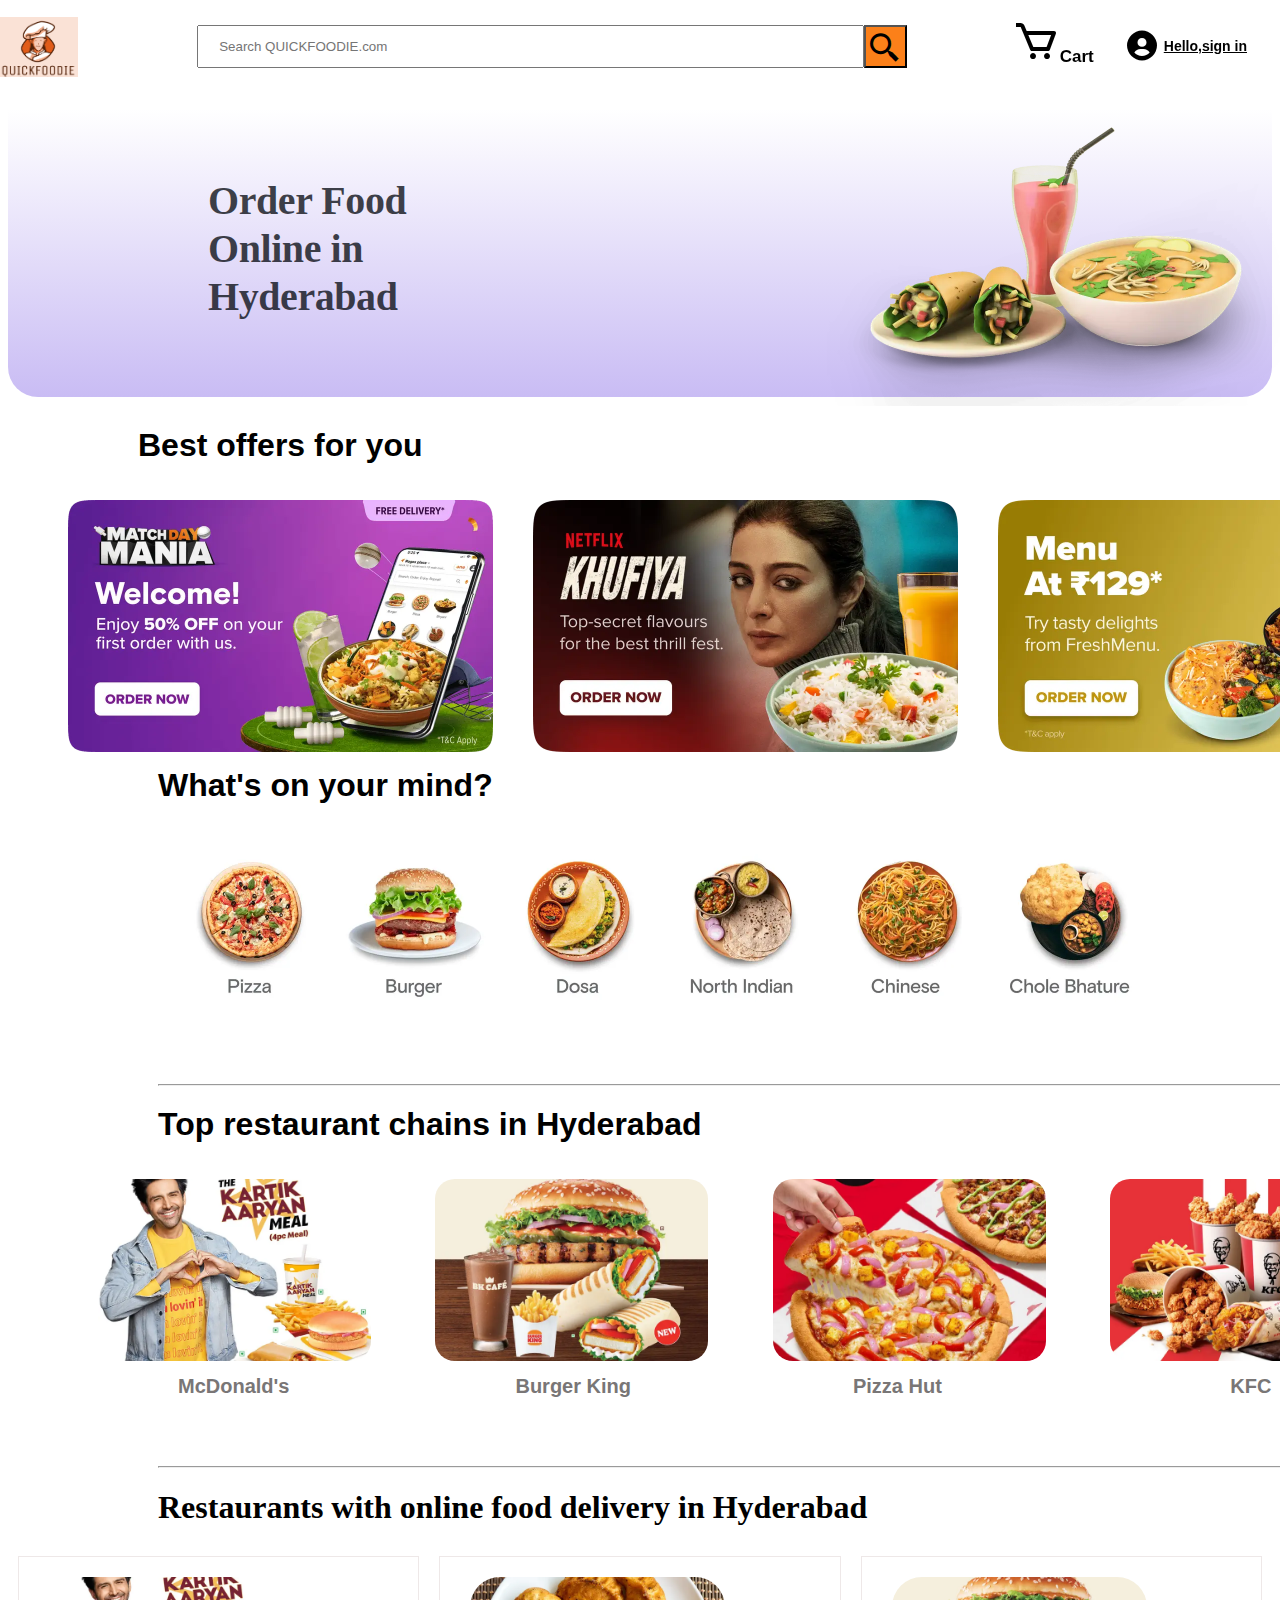
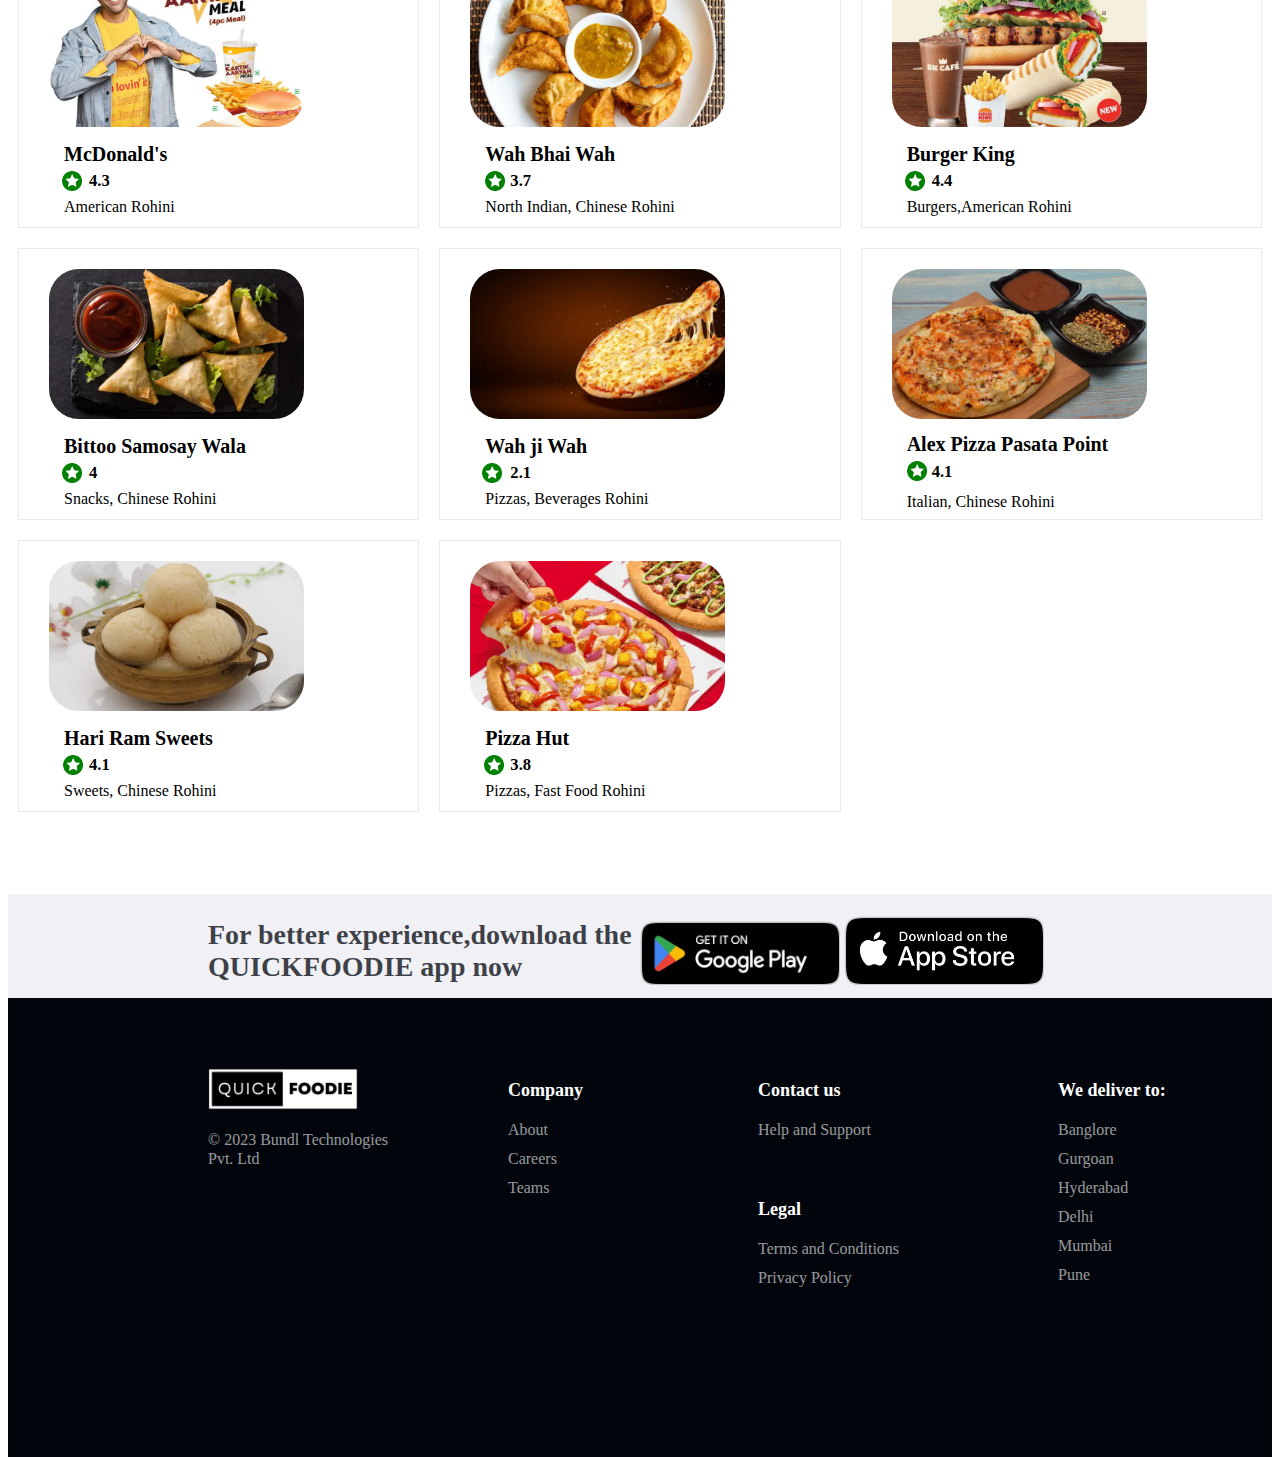
<file: hyderabad.html>
<!DOCTYPE html>
<html lang="en">

<head>
    <link rel="stylesheet" href="https://unpkg.com/boxicons@2.1.4/css/boxicons.min.css">

    <meta charset="UTF-8">
    <meta name="viewport" content="width=device-width, initial-scale=1.0">
    <link rel="stylesheet" href="./index.css">
    <title>Order Food Online in Hyderabad | QUICKFOODIE</title>
</head>

<body>
    <div class="header">
        <div class="i5-1">
            <a href="mainpage.html"><img class="s1" src="img\LOGO.png" alt="X-Market"> </a>
            <div class="nav_search">
                <form class="nav_form">
                    <input class="nav_text" type=" text" autocomplete="on" placeholder="    Search QUICKFOODIE.com">
                    <div class="nav_button_div"><input class="nav_button" type="submit" value=" " tabindex="0">
                        <span class="search_icon_div"> <i class='bx bx-search-alt-2 bx-md'></i></span>
                    </div>
                </form>
            </div>
            <div class="cart_div_sign_in">
                <a class="anchor_cart1" href="cart.html">
                    <i class='bx bx-cart bx-lg'><span class="cart_text">Cart</span></i>
                </a>
                <a href="sign.html" class="sign_in_anchor1">
                    <span class="user-span"> <i class='bx bxs-user-circle bx-md'></i></span><span
                        class="sign_in_span">Hello,sign in</span>
                </a>
            </div>

        </div>
    </div>
    <div class="order-food-online-main">
            <div class="order-food-online-main-text">
                    <h1>Order Food Online in Hyderabad</h1>
            </div>
            <div class="order-food-online-main-img">
                <img src="./img/header image.webp" alt="" height="300px">
            </div>
    </div>
    <div class="main_data">
        <h1 class="main_data_h1">Best offers for you</h1>
        <ul class="main_data_ul">
            <li class="main_data_li">
                <a href="">
                    <img class="main_data_img" src="img\manch day mania.webp" alt="">
                </a>
            </li>
            <li class="main_data_li">
                <a href="">

                    <img class="main_data_img" src="img\khufiya.webp" alt="">
                </a>
            </li>
            <li class="main_data_li">
                <a href="">
                    <img class="main_data_img" src="img\menu at 129.webp" alt="">
                </a>
            </li>
        </ul>
    </div>

    <div class="main_data1_mind">
        <h1 class="main_data1_mind_h1">What's on your mind?</h1>
        <div class="main_data1_list">
            <ul class="main_data1_ul">
                <li class="main_data1_li">
                    <a href="">
                        <img class="main_data1_img1" src="img/Pizza.webp" alt="">
                    </a>
                </li>
                <li class="main_data1_li">
                    <a href="">
                        <img class="main_data1_img1" src="img/buger.webp" alt="">
                    </a>
                </li>
                <li class="main_data1_li">
                    <a href="">
                        <img class="main_data1_img1" src="img/Dosa.webp" alt="">
                    </a>
                </li>
                <li class="main_data1_li">
                    <a href="">
                        <img class="main_data1_img1" src="img/North_Indian_4.webp" alt="">
                    </a>
                </li>
                <li class="main_data1_li">
                    <a href="">
                        <img class="main_data1_img1" src="img/Chinese.webp" alt="">
                    </a>
                </li>
                <li class="main_data1_li">
                    <a href="">
                        <img class="main_data1_img1" src="img/Chole_Bature.webp" alt="">
                    </a>
                </li>
            </ul>
            <br>
            <br>
            <br>
            <hr>
        </div>
        <div class="restaurant_chains">
            <h1 class="main_data1_mind_h1">Top restaurant chains in Hyderabad</h1>
            <div class="restaurant_chains_div">
                <ul class="restaurant_chains_ul">
                    <li class="restaurant_chains_li">
                        <a href="" style="text-decoration: none;">

                            <img class="restaurant_chains_img" src="img/McD.webp" alt="">
                            <div class="restaurant_chains_text">
                                McDonald's
                            </div>
                        </a>
                    </li>
                </ul>
                <ul class="restaurant_chains_ul">
                    <li class="restaurant_chains_li">
                        <a href="" style="text-decoration: none;">

                            <img class="restaurant_chains_img" src="img/burger  king.webp" alt="">
                            <div class="restaurant_chains_text">
                                Burger King

                            </div>
                        </a>
                    </li>
                </ul>
                <ul class="restaurant_chains_ul">
                    <li class="restaurant_chains_li">
                        <a href="" style="text-decoration: none;">

                            <img class="restaurant_chains_img" src="img/pizza hut.webp" alt="">
                            <div class="restaurant_chains_text">

                                Pizza Hut
                            </div>
                        </a>
                    </li>
                </ul>
                <ul class="restaurant_chains_ul">
                    <li class="restaurant_chains_li">
                        <a href="" style="text-decoration: none;">

                            <img class="restaurant_chains_img" src="img/KCF.webp" alt="">
                            <div class="restaurant_chains_text1">
                                KFC
                            </div>

                        </a>

                    </li>
                </ul>

            </div>
            <br>
            <br>
            <br>
            <hr>
        </div>

    </div>
    <h1 class="online-delivery-h1">Restaurants with online food delivery in Hyderabad</h1>
    <div class="online-food-delivery">
        <div class="online-food-delivery-data1">
            <a class="online-food-delivery-data1-a" href="">
                <img class="online-food-delivery-data1-img" src="img/McD.webp" alt="">
                <div class="online-food-delivery-data1-text">
                    <span class="online-food-delivery-data1-span1">
                        &emsp;&nbsp;McDonald's
                        <img class="green-star-img1" src="img/green star.jpeg" alt="" height="20px">
                        <h5 class="green-star-content">4.3</h5>
                        <h5 class="green-star-sub-content">American Rohini</h5>
                    </span>
                </div>
            </a>
        </div>
        <div class="online-food-delivery-data1">
            <a class="online-food-delivery-data1-a" href="">
                <img class="online-food-delivery-data1-img" src="img/wah bhai wah.webp" alt="">
                <div class="online-food-delivery-data1-text">
                    <span class="online-food-delivery-data1-span1">
                        &emsp;&nbsp;Wah Bhai Wah
                        <img class="green-star-img2" src="img/green star.jpeg" alt="" height="20px">
                        <h5 class="green-star-content">3.7</h5>
                        <h5 class="green-star-sub-content">North Indian, Chinese Rohini</h5>
                    </span>
                </div>
            </a>
        </div>
        <div class="online-food-delivery-data1">
            <a class="online-food-delivery-data1-a" href="">
                <img class="online-food-delivery-data1-img" src="img/burger  king.webp" alt="">
                <div class="online-food-delivery-data1-text">
                    <span class="online-food-delivery-data1-span1">
                        &emsp;&nbsp;Burger King
                        <img class="green-star-img3" src="img/green star.jpeg" alt="" height="20px">
                        <h5 class="green-star-content">4.4</h5>
                        <h5 class="green-star-sub-content">Burgers,American Rohini</h5>
                    </span>
                </div>
            </a>
        </div>
        <div class="online-food-delivery-data1">
            <a class="online-food-delivery-data1-a" href="">
                <img class="online-food-delivery-data1-img" src="img/bittoo samosay wala.webp" alt="">
                <div class="online-food-delivery-data1-text">
                    <span class="online-food-delivery-data1-span1">
                        &emsp;&nbsp;Bittoo Samosay Wala
                        <img class="green-star-img4" src="img/green star.jpeg" alt="" height="20px">
                        <h5 class="green-star-content">4</h5>
                        <h5 class="green-star-sub-content">Snacks, Chinese Rohini</h5>
                    </span>
                </div>
            </a>
        </div>
        <div class="online-food-delivery-data1">
            <a class="online-food-delivery-data1-a" href="">
                <img class="online-food-delivery-data1-img" src="img/wah ji wah.webp" alt="">
                <div class="online-food-delivery-data1-text">
                    <span class="online-food-delivery-data1-span1">
                        &emsp;&nbsp;Wah ji Wah
                        <img class="green-star-img5" src="img/green star.jpeg" alt="" height="20px">
                        <h5 class="green-star-content">2.1</h5>
                        <h5 class="green-star-sub-content">Pizzas, Beverages  Rohini</h5>
                    </span>
                </div>
            </a>
        </div>
        <div class="online-food-delivery-data1">
            <a class="online-food-delivery-data1-a" href="">
                <img class="online-food-delivery-data1-img" src="img/alex pizza pasata point.webp" alt="">
                <div class="online-food-delivery-data1-text">
                    <span class="online-food-delivery-data1-span1">
                        &emsp;&nbsp;Alex Pizza Pasata Point
                        <img class="green-star-img6" src="img/green star.jpeg" alt="" height="20px">
                        <h5 class="green-star-content-1">4.1</h5>
                        <h5 class="green-star-sub-content-1">Italian, Chinese Rohini</h5>
                    </span>
                </div>
            </a>
        </div>
        <div class="online-food-delivery-data1">
            <a class="online-food-delivery-data1-a" href="">
                <img class="online-food-delivery-data1-img" src="img/hari ram sweets.webp" alt="">
                <div class="online-food-delivery-data1-text">
                    <span class="online-food-delivery-data1-span1">
                        &emsp;&nbsp;Hari Ram Sweets
                        <img class="green-star-img7" src="img/green star.jpeg" alt="" height="20px">
                        <h5 class="green-star-content">4.1</h5>
                        <h5 class="green-star-sub-content">Sweets, Chinese Rohini</h5>
                    </span>
                </div>
            </a>
        </div>
        <div class="online-food-delivery-data1">
            <a class="online-food-delivery-data1-a" href="">
                <img class="online-food-delivery-data1-img" src="img/pizza hut.webp" alt="">
                <div class="online-food-delivery-data1-text">
                    <span class="online-food-delivery-data1-span1">
                        &emsp;&nbsp;Pizza Hut
                        <img class="green-star-img8" src="img/green star.jpeg" alt="" height="20px">
                        <h5 class="green-star-content">3.8</h5>
                        <h5 class="green-star-sub-content">Pizzas, Fast Food Rohini</h5>
                    </span>
                </div>
            </a>
        </div>
    </div>
    <br><br><br><br>
    <!-- <hr style="margin-left: 140px;margin-right: 140px;margin-top: 0px;"> -->
    <div class="app-stores-main-div">
            <div class="app-stores-download-div">
                For better experience,download the QUICKFOODIE app now
            </div>
            <div class="app-stores-sub-div">
                        <div class="app-stores-contain-logo-div">
                            <a href="https://play.google.com/store/apps/details?id=in.swiggy.android&referrer=utm_source%3Dswiggy%26utm_medium%3Dheader"><img src="img/play_store.webp" alt="GOOGLE PLAY STORE" width="200px"></a>
                            <a href="https://apps.apple.com/in/app/swiggy-food-grocery-delivery/id989540920?referrer=utm_source%3Dswiggy%26utm_medium%3Dhomepage"><img src="img/app_store.webp" alt="APP STORE" width="200px"></a>
                        </div>
            </div>
    </div>
    <div class="main-footer">
            <div class="footer-logo">
                <img src="img/Quick.png" alt=""  width="150px">
                <p class="footer-logo-content">© 2023 Bundl Technologies Pvt. Ltd</p>
            </div>
            <div class="company">
                <ul>
                    <li class="main-list">
                        <div class="list-heading">Company</div>
                    </li>
                    <li class="sub-list">
                        <a href=""><div class="list-sub-content">About</div></a>
                    </li>
                    <li class="sub-list2">
                        <a href=""><div class="list-sub-content">Careers</div></a>
                    </li>
                    <li class="sub-list2">
                        <a href=""><div class="list-sub-content">Teams</div></a>
                    </li>
                </ul>
            </div>

            <div class="Contact">
                <ul>
                    <li class="main-list">
                        <div class="list-heading">Contact us</div>
                    </li>
                    <li class="sub-list">
                        <a href="./help  and support.html"><div class="list-sub-content">Help and Support</div></a>
                    </li>
                    <li class="main-list1">
                        <div class="list-heading">Legal</div>
                    </li>
                    <li class="sub-list">
                        <a href="./Term-and-condition.html"><div class="list-sub-content">Terms and Conditions</div></a>
                    </li>
                    <li class="sub-list2">
                        <a href="./privacy.html"><div class="list-sub-content">Privacy Policy</div></a>
                    </li>
                </ul>
            </div>
            
            <div class="deliver">
                <ul>
                    <li class="main-list">
                        <div class="list-heading">We deliver to: </div>
                    </li>
                    <li class="sub-list">
                        <a href="./banglore.html"><div class="list-sub-content">Banglore</div></a>
                    </li>
                    <li class="sub-list2">
                        <a href="./gurgoan.html"><div class="list-sub-content">Gurgoan</div></a>
                    </li>
                    <li class="sub-list2">
                        <a href="./hyderabad.html"><div class="list-sub-content">Hyderabad</div></a>
                    </li>
                    <li class="sub-list2">
                        <a href="./delhi.html"><div class="list-sub-content">Delhi</div></a>
                    </li>
                    <li class="sub-list2">
                        <a href="./mumbai.html"><div class="list-sub-content">Mumbai</div></a>
                    </li>
                    <li class="sub-list2">
                        <a href="./pune.html"><div class="list-sub-content">Pune</div></a>
                    </li>
                </ul>
            </div>
    </div>
</body>
</html>
</file>
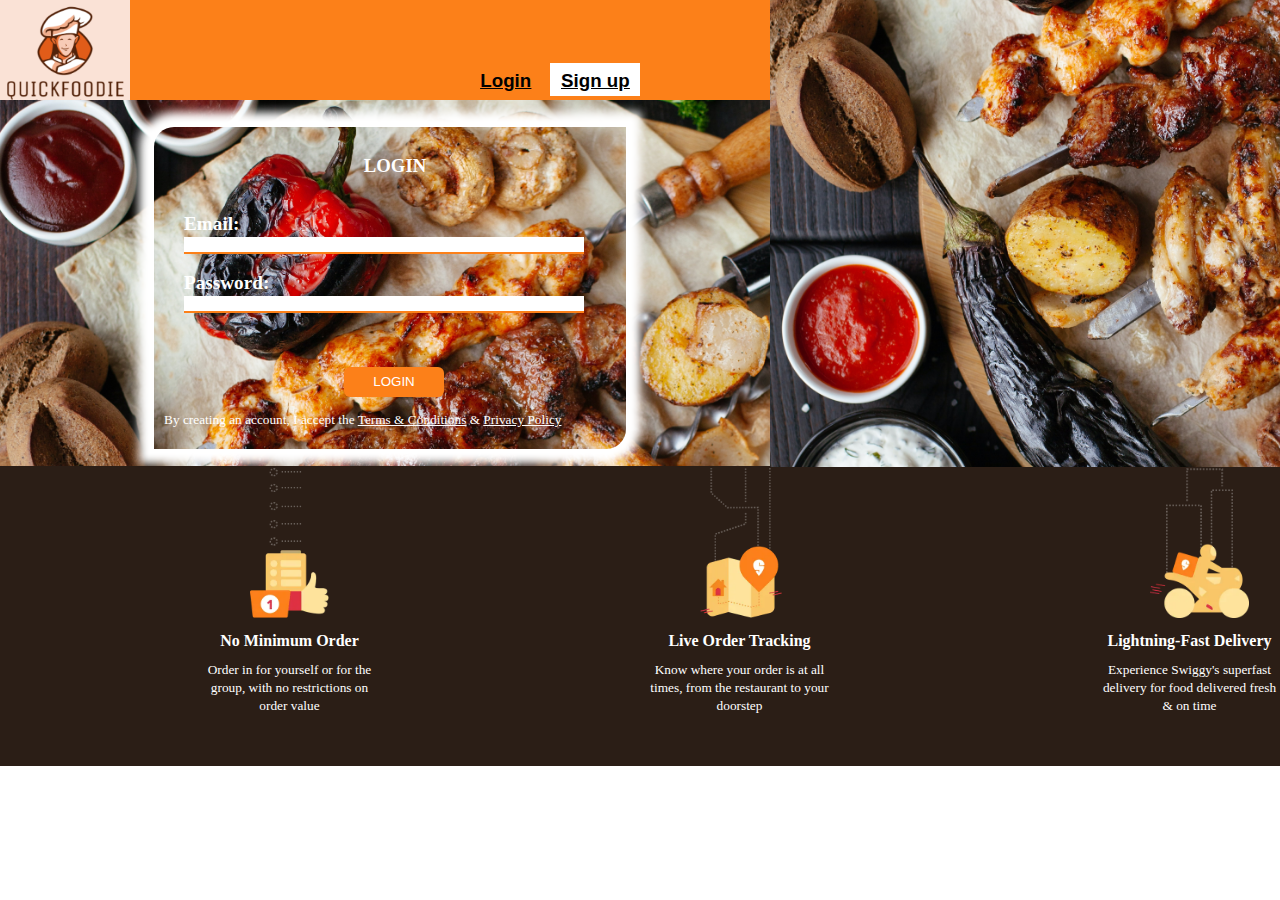
<file: login.html>
<!DOCTYPE html>
<html lang="en">
<head>
    <meta charset="UTF-8">
    <meta name="view port" content="width=device-width, initial-scale=1.0">
    <title>LOGIN</title>
    <link rel="stylesheet" href="./style.css">
</head>
<body>
<div class="main">
    <div class="d1" style="background-image: url(img/victoria-shes-UC0HZdUitWY-unsplash.jpg);">
        <div class="head">
            <img src="img/LOGO.png" alt="QUICKFOODIE" width="130px" height="100px">
            <div class="log-sign">
                <div class="text-login">
                <a href="./login.html" style="color: black;"><h3><u>Login</u></h3></a>
                </div>
                <div class="text-sign">
                <a href="./sign.html" style="color: black;"><h3><u>Sign up</u></h3></a>
            </div>
        </div>
        </div>
            <div class="loginbox" ">
                <br>
                <h3 style="font-family: Georgia, serif;text-align: center;color: #FFFFFF;">LOGIN</h3><br>
                <form action="./index.html" class="logform">
                    <br>
                    <label for=""><b style="font-family: serif;color: white;font-size: larger;">Email:</b></label><br>
                    <input class="input-text"  type="email" value=""><br><br>
                    <label for=""><b style="font-family: serif;color: white;font-size: larger;">Password:</b></label><br>
                    <input class="input-text" type="password" value=""><br>
                    <br><br><br>
                    <input class="button-continue" type="submit" name="" id="" value="LOGIN">
                </form>
                <br>
                <div id="termsandcondition">
                    <small style="color: white;">By creating an account, I accept the <a href="./Term-and-condition.html" style="color: white;"> Terms & Conditions</a> & <a href="./privacy.html" style="color: white;"> Privacy Policy</a></small>
                </div>
            </div>
    </div>
    <div class="d2">
        <img src="img/victoria-shes-UC0HZdUitWY-unsplash.jpg" alt="ORDER FAST!!" height="500px">
    </div>
</div>
<div class="feature">
    <div class="img">
        <img src="img/min oredr.webp" alt="MINIMUM ORDER" height="150px" style="margin-left:50px;margin-right: 50px;">
        
        <div class="min1">
            <h4 class="white">No Minimum Order</h4>
        </div>
        <div class="min1">
            <small class="white" style="line-height: 80%;">Order in for yourself or for the group, with no restrictions on order value</small>
        </div>
    </div>

    <div class="img2">
        <img src="img/live order.webp" alt="LIVE ORDER TRACKING" height="150px" style="margin-left:50px;margin-right: 50px;">
        
        <div class="min1">
            <h4 class="white">Live Order Tracking</h4>
        </div>
        <div class="min1">
            <small class="white" style="line-height: 80%;">Know where your order is at all times, from the restaurant to your doorstep</small>
        </div>
    </div>

    <div class="img3">
        <img src="img/4x_-_Super_fast_delivery_awv7sn.webp" alt="Lightning-Fast Delivery" height="150px" style="margin-left:50px;margin-right: 50px;">
        
        <div class="min1">
            <h4 class="white">Lightning-Fast Delivery</h4>
        </div>
        <div class="min1">
            <small class="white" style="line-height: 80%;">Experience Swiggy's superfast delivery for food delivered fresh & on time</small>
        </div>
    </div>
</div>
</body>
</html>
</file>
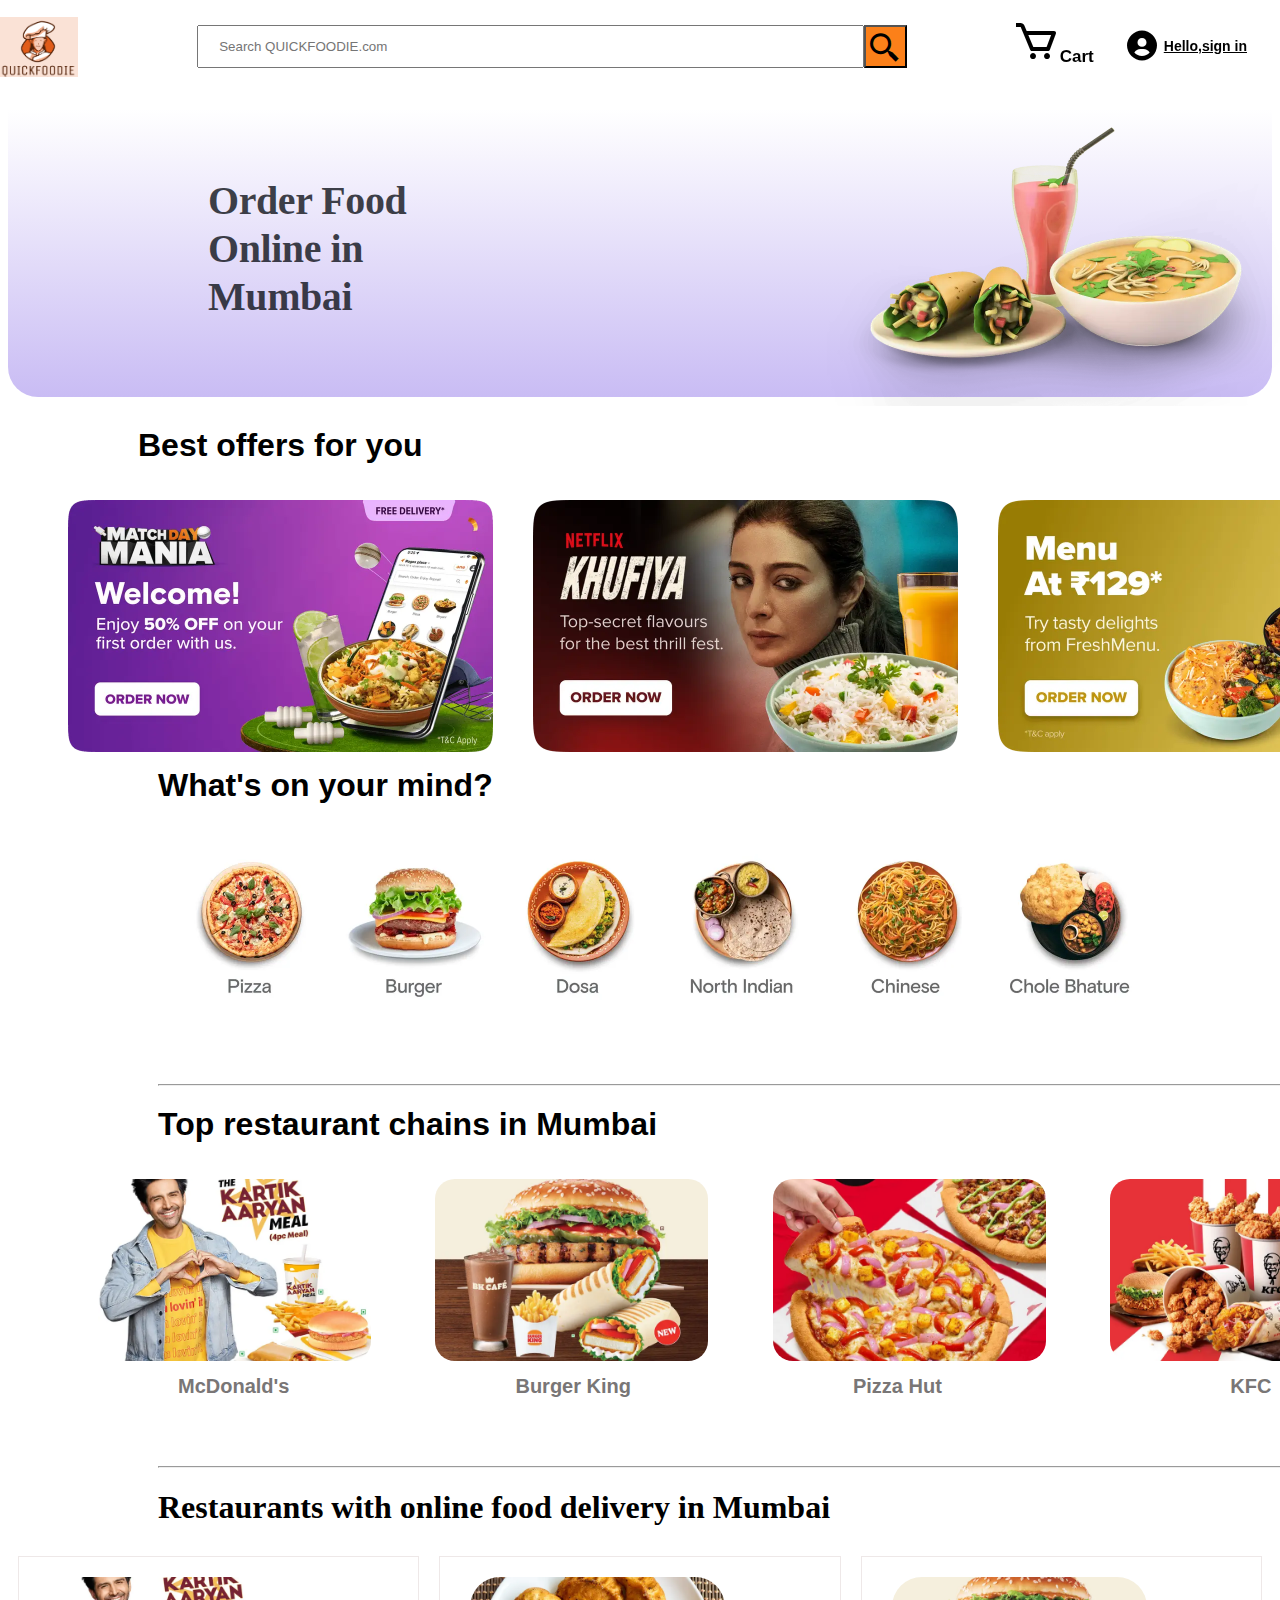
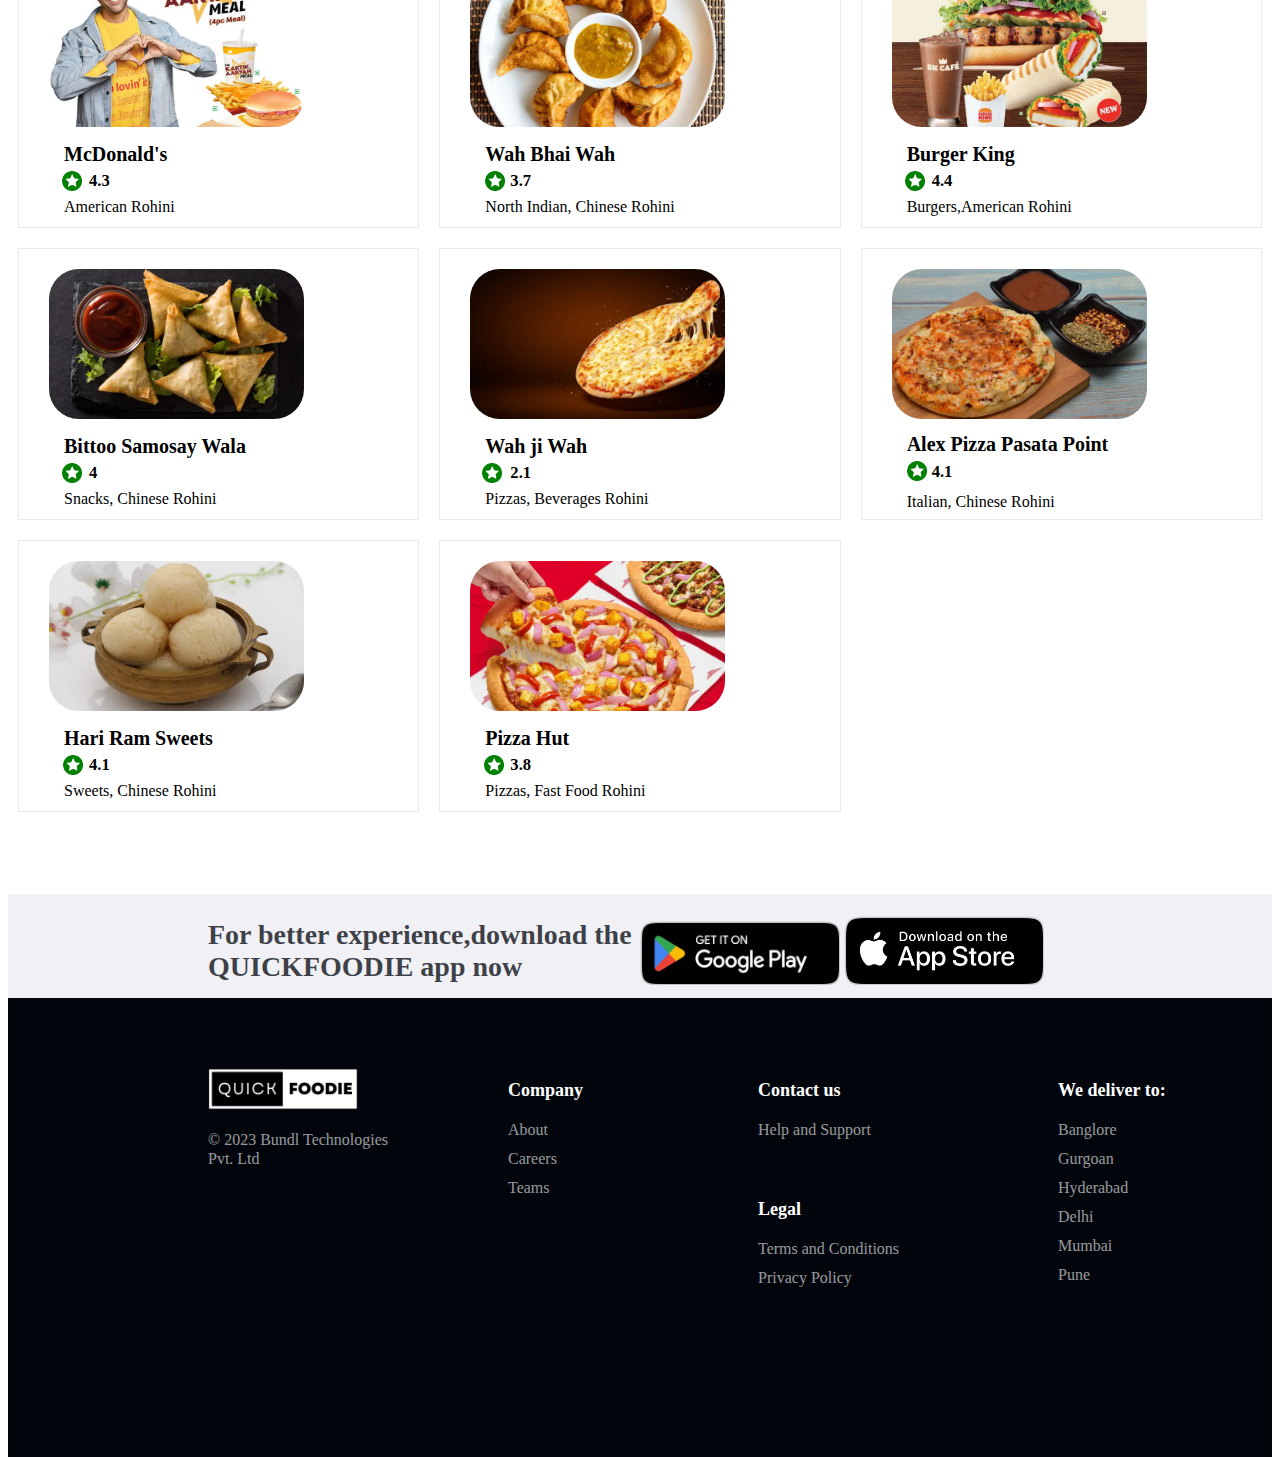
<file: mumbai.html>
<!DOCTYPE html>
<html lang="en">

<head>
    <link rel="stylesheet" href="https://unpkg.com/boxicons@2.1.4/css/boxicons.min.css">

    <meta charset="UTF-8">
    <meta name="viewport" content="width=device-width, initial-scale=1.0">
    <link rel="stylesheet" href="./index.css">
    <title>Order Food Online in Mumbai | QUICKFOODIE</title>
</head>

<body>
    <div class="header">
        <div class="i5-1">
            <a href="mainpage.html"><img class="s1" src="img\LOGO.png" alt="X-Market"> </a>
            <div class="nav_search">
                <form class="nav_form">
                    <input class="nav_text" type=" text" autocomplete="on" placeholder="    Search QUICKFOODIE.com">
                    <div class="nav_button_div"><input class="nav_button" type="submit" value=" " tabindex="0">
                        <span class="search_icon_div"> <i class='bx bx-search-alt-2 bx-md'></i></span>
                    </div>
                </form>
            </div>
            <div class="cart_div_sign_in">
                <a class="anchor_cart1" href="cart.html">
                    <i class='bx bx-cart bx-lg'><span class="cart_text">Cart</span></i>
                </a>
                <a href="sign.html" class="sign_in_anchor1">
                    <span class="user-span"> <i class='bx bxs-user-circle bx-md'></i></span><span
                        class="sign_in_span">Hello,sign in</span>
                </a>
            </div>

        </div>
    </div>
    <div class="order-food-online-main">
            <div class="order-food-online-main-text">
                    <h1>Order Food Online in Mumbai</h1>
            </div>
            <div class="order-food-online-main-img">
                <img src="./img/header image.webp" alt="" height="300px">
            </div>
    </div>
    <div class="main_data">
        <h1 class="main_data_h1">Best offers for you</h1>
        <ul class="main_data_ul">
            <li class="main_data_li">
                <a href="">
                    <img class="main_data_img" src="img\manch day mania.webp" alt="">
                </a>
            </li>
            <li class="main_data_li">
                <a href="">

                    <img class="main_data_img" src="img\khufiya.webp" alt="">
                </a>
            </li>
            <li class="main_data_li">
                <a href="">
                    <img class="main_data_img" src="img\menu at 129.webp" alt="">
                </a>
            </li>
        </ul>
    </div>

    <div class="main_data1_mind">
        <h1 class="main_data1_mind_h1">What's on your mind?</h1>
        <div class="main_data1_list">
            <ul class="main_data1_ul">
                <li class="main_data1_li">
                    <a href="">
                        <img class="main_data1_img1" src="img/Pizza.webp" alt="">
                    </a>
                </li>
                <li class="main_data1_li">
                    <a href="">
                        <img class="main_data1_img1" src="img/buger.webp" alt="">
                    </a>
                </li>
                <li class="main_data1_li">
                    <a href="">
                        <img class="main_data1_img1" src="img/Dosa.webp" alt="">
                    </a>
                </li>
                <li class="main_data1_li">
                    <a href="">
                        <img class="main_data1_img1" src="img/North_Indian_4.webp" alt="">
                    </a>
                </li>
                <li class="main_data1_li">
                    <a href="">
                        <img class="main_data1_img1" src="img/Chinese.webp" alt="">
                    </a>
                </li>
                <li class="main_data1_li">
                    <a href="">
                        <img class="main_data1_img1" src="img/Chole_Bature.webp" alt="">
                    </a>
                </li>
            </ul>
            <br>
            <br>
            <br>
            <hr>
        </div>
        <div class="restaurant_chains">
            <h1 class="main_data1_mind_h1">Top restaurant chains in Mumbai</h1>
            <div class="restaurant_chains_div">
                <ul class="restaurant_chains_ul">
                    <li class="restaurant_chains_li">
                        <a href="" style="text-decoration: none;">

                            <img class="restaurant_chains_img" src="img/McD.webp" alt="">
                            <div class="restaurant_chains_text">
                                McDonald's
                            </div>
                        </a>
                    </li>
                </ul>
                <ul class="restaurant_chains_ul">
                    <li class="restaurant_chains_li">
                        <a href="" style="text-decoration: none;">

                            <img class="restaurant_chains_img" src="img/burger  king.webp" alt="">
                            <div class="restaurant_chains_text">
                                Burger King

                            </div>
                        </a>
                    </li>
                </ul>
                <ul class="restaurant_chains_ul">
                    <li class="restaurant_chains_li">
                        <a href="" style="text-decoration: none;">

                            <img class="restaurant_chains_img" src="img/pizza hut.webp" alt="">
                            <div class="restaurant_chains_text">

                                Pizza Hut
                            </div>
                        </a>
                    </li>
                </ul>
                <ul class="restaurant_chains_ul">
                    <li class="restaurant_chains_li">
                        <a href="" style="text-decoration: none;">

                            <img class="restaurant_chains_img" src="img/KCF.webp" alt="">
                            <div class="restaurant_chains_text1">
                                KFC
                            </div>

                        </a>

                    </li>
                </ul>

            </div>
            <br>
            <br>
            <br>
            <hr>
        </div>

    </div>
    <h1 class="online-delivery-h1">Restaurants with online food delivery in Mumbai</h1>
    <div class="online-food-delivery">
        <div class="online-food-delivery-data1">
            <a class="online-food-delivery-data1-a" href="">
                <img class="online-food-delivery-data1-img" src="img/McD.webp" alt="">
                <div class="online-food-delivery-data1-text">
                    <span class="online-food-delivery-data1-span1">
                        &emsp;&nbsp;McDonald's
                        <img class="green-star-img1" src="img/green star.jpeg" alt="" height="20px">
                        <h5 class="green-star-content">4.3</h5>
                        <h5 class="green-star-sub-content">American Rohini</h5>
                    </span>
                </div>
            </a>
        </div>
        <div class="online-food-delivery-data1">
            <a class="online-food-delivery-data1-a" href="">
                <img class="online-food-delivery-data1-img" src="img/wah bhai wah.webp" alt="">
                <div class="online-food-delivery-data1-text">
                    <span class="online-food-delivery-data1-span1">
                        &emsp;&nbsp;Wah Bhai Wah
                        <img class="green-star-img2" src="img/green star.jpeg" alt="" height="20px">
                        <h5 class="green-star-content">3.7</h5>
                        <h5 class="green-star-sub-content">North Indian, Chinese Rohini</h5>
                    </span>
                </div>
            </a>
        </div>
        <div class="online-food-delivery-data1">
            <a class="online-food-delivery-data1-a" href="">
                <img class="online-food-delivery-data1-img" src="img/burger  king.webp" alt="">
                <div class="online-food-delivery-data1-text">
                    <span class="online-food-delivery-data1-span1">
                        &emsp;&nbsp;Burger King
                        <img class="green-star-img3" src="img/green star.jpeg" alt="" height="20px">
                        <h5 class="green-star-content">4.4</h5>
                        <h5 class="green-star-sub-content">Burgers,American Rohini</h5>
                    </span>
                </div>
            </a>
        </div>
        <div class="online-food-delivery-data1">
            <a class="online-food-delivery-data1-a" href="">
                <img class="online-food-delivery-data1-img" src="img/bittoo samosay wala.webp" alt="">
                <div class="online-food-delivery-data1-text">
                    <span class="online-food-delivery-data1-span1">
                        &emsp;&nbsp;Bittoo Samosay Wala
                        <img class="green-star-img4" src="img/green star.jpeg" alt="" height="20px">
                        <h5 class="green-star-content">4</h5>
                        <h5 class="green-star-sub-content">Snacks, Chinese Rohini</h5>
                    </span>
                </div>
            </a>
        </div>
        <div class="online-food-delivery-data1">
            <a class="online-food-delivery-data1-a" href="">
                <img class="online-food-delivery-data1-img" src="img/wah ji wah.webp" alt="">
                <div class="online-food-delivery-data1-text">
                    <span class="online-food-delivery-data1-span1">
                        &emsp;&nbsp;Wah ji Wah
                        <img class="green-star-img5" src="img/green star.jpeg" alt="" height="20px">
                        <h5 class="green-star-content">2.1</h5>
                        <h5 class="green-star-sub-content">Pizzas, Beverages  Rohini</h5>
                    </span>
                </div>
            </a>
        </div>
        <div class="online-food-delivery-data1">
            <a class="online-food-delivery-data1-a" href="">
                <img class="online-food-delivery-data1-img" src="img/alex pizza pasata point.webp" alt="">
                <div class="online-food-delivery-data1-text">
                    <span class="online-food-delivery-data1-span1">
                        &emsp;&nbsp;Alex Pizza Pasata Point
                        <img class="green-star-img6" src="img/green star.jpeg" alt="" height="20px">
                        <h5 class="green-star-content-1">4.1</h5>
                        <h5 class="green-star-sub-content-1">Italian, Chinese Rohini</h5>
                    </span>
                </div>
            </a>
        </div>
        <div class="online-food-delivery-data1">
            <a class="online-food-delivery-data1-a" href="">
                <img class="online-food-delivery-data1-img" src="img/hari ram sweets.webp" alt="">
                <div class="online-food-delivery-data1-text">
                    <span class="online-food-delivery-data1-span1">
                        &emsp;&nbsp;Hari Ram Sweets
                        <img class="green-star-img7" src="img/green star.jpeg" alt="" height="20px">
                        <h5 class="green-star-content">4.1</h5>
                        <h5 class="green-star-sub-content">Sweets, Chinese Rohini</h5>
                    </span>
                </div>
            </a>
        </div>
        <div class="online-food-delivery-data1">
            <a class="online-food-delivery-data1-a" href="">
                <img class="online-food-delivery-data1-img" src="img/pizza hut.webp" alt="">
                <div class="online-food-delivery-data1-text">
                    <span class="online-food-delivery-data1-span1">
                        &emsp;&nbsp;Pizza Hut
                        <img class="green-star-img8" src="img/green star.jpeg" alt="" height="20px">
                        <h5 class="green-star-content">3.8</h5>
                        <h5 class="green-star-sub-content">Pizzas, Fast Food Rohini</h5>
                    </span>
                </div>
            </a>
        </div>
    </div>
    <br><br><br><br>
    <!-- <hr style="margin-left: 140px;margin-right: 140px;margin-top: 0px;"> -->
    <div class="app-stores-main-div">
            <div class="app-stores-download-div">
                For better experience,download the QUICKFOODIE app now
            </div>
            <div class="app-stores-sub-div">
                        <div class="app-stores-contain-logo-div">
                            <a href="https://play.google.com/store/apps/details?id=in.swiggy.android&referrer=utm_source%3Dswiggy%26utm_medium%3Dheader"><img src="img/play_store.webp" alt="GOOGLE PLAY STORE" width="200px"></a>
                            <a href="https://apps.apple.com/in/app/swiggy-food-grocery-delivery/id989540920?referrer=utm_source%3Dswiggy%26utm_medium%3Dhomepage"><img src="img/app_store.webp" alt="APP STORE" width="200px"></a>
                        </div>
            </div>
    </div>
    <div class="main-footer">
            <div class="footer-logo">
                <img src="img/Quick.png" alt=""  width="150px">
                <p class="footer-logo-content">© 2023 Bundl Technologies Pvt. Ltd</p>
            </div>
            <div class="company">
                <ul>
                    <li class="main-list">
                        <div class="list-heading">Company</div>
                    </li>
                    <li class="sub-list">
                        <a href=""><div class="list-sub-content">About</div></a>
                    </li>
                    <li class="sub-list2">
                        <a href=""><div class="list-sub-content">Careers</div></a>
                    </li>
                    <li class="sub-list2">
                        <a href=""><div class="list-sub-content">Teams</div></a>
                    </li>
                </ul>
            </div>

            <div class="Contact">
                <ul>
                    <li class="main-list">
                        <div class="list-heading">Contact us</div>
                    </li>
                    <li class="sub-list">
                        <a href="./help  and support.html"><div class="list-sub-content">Help and Support</div></a>
                    </li>
                    <li class="main-list1">
                        <div class="list-heading">Legal</div>
                    </li>
                    <li class="sub-list">
                        <a href="./Term-and-condition.html"><div class="list-sub-content">Terms and Conditions</div></a>
                    </li>
                    <li class="sub-list2">
                        <a href="./privacy.html"><div class="list-sub-content">Privacy Policy</div></a>
                    </li>
                </ul>
            </div>
            
            <div class="deliver">
                <ul>
                    <li class="main-list">
                        <div class="list-heading">We deliver to: </div>
                    </li>
                    <li class="sub-list">
                        <a href="./banglore.html"><div class="list-sub-content">Banglore</div></a>
                    </li>
                    <li class="sub-list2">
                        <a href="./gurgoan.html"><div class="list-sub-content">Gurgoan</div></a>
                    </li>
                    <li class="sub-list2">
                        <a href="./hyderabad.html"><div class="list-sub-content">Hyderabad</div></a>
                    </li>
                    <li class="sub-list2">
                        <a href="./delhi.html"><div class="list-sub-content">Delhi</div></a>
                    </li>
                    <li class="sub-list2">
                        <a href="./mumbai.html"><div class="list-sub-content">Mumbai</div></a>
                    </li>
                    <li class="sub-list2">
                        <a href="./pune.html"><div class="list-sub-content">Pune</div></a>
                    </li>
                </ul>
            </div>
    </div>
</body>
</html>
</file>
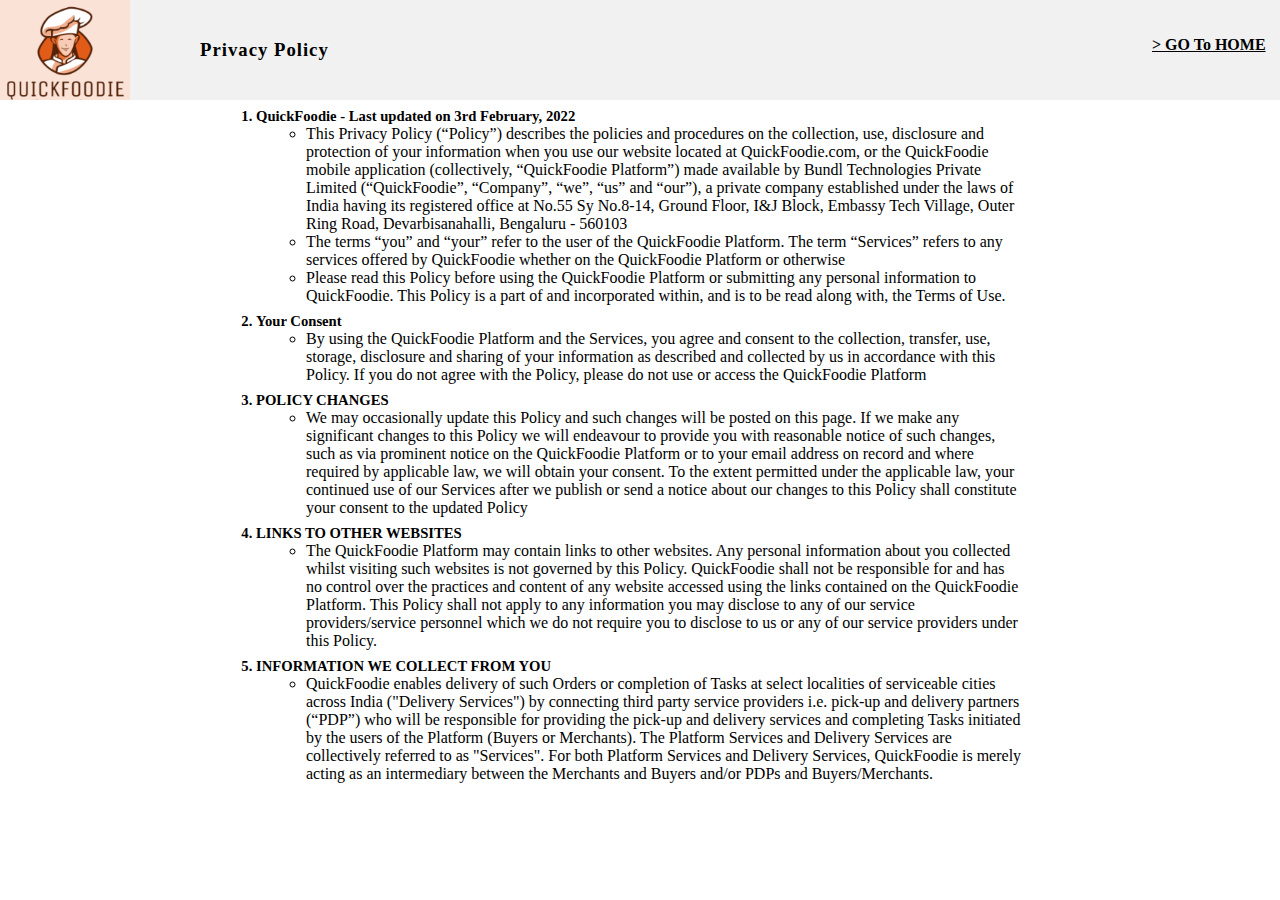
<file: privacy.html>
<!DOCTYPE html>
<html lang="en">
<head>
    <meta charset="UTF-8">
    <meta name="viewport" content="width=device-width, initial-scale=1.0">
    <title>Privacy Policy | QUICKFOODIE</title>
    <link rel="stylesheet" href="TermsAndCondition.css">
</head>
<body>
    <header>
        <div class="TCmain">
            <img src="img/LOGO.png" alt="" height="100px" width="130px">
            <div class="TCsub">
                <h3>Privacy Policy</h3>
            </div>
            <div class="HOME">
                <a href="./index.html"><h4>> GO To HOME</h4></a>
            </div>
        </div>
    </header>
<div class="body">
    <div class="main-content">
        <div class="body" style="height: 8px;">
            <p></p>
        </div>
        <ol type="1">
    <span class="span-main">
        <li>QuickFoodie - Last updated on 3rd February, 2022</li>
    </span>

<ul>
<li class="span-content">This Privacy Policy (“Policy”) describes the policies and procedures on the collection, use, disclosure and protection of your information when you use our website located at QuickFoodie.com, or the QuickFoodie mobile application (collectively, “QuickFoodie Platform”) made available by Bundl Technologies Private Limited (“QuickFoodie”, “Company”, “we”, “us” and “our”),  a private company established under the laws of India having its registered office at No.55 Sy No.8-14, Ground Floor, I&J Block, Embassy Tech Village, Outer Ring Road, Devarbisanahalli, Bengaluru - 560103</li>
<li class="span-content">
    The terms “you” and “your” refer to the user of the QuickFoodie Platform. The term “Services” refers to any services offered by QuickFoodie whether on the QuickFoodie Platform or otherwise
</li>
<li class="span-content">
    Please read this Policy before using the QuickFoodie Platform or submitting any personal information to QuickFoodie. This Policy is a part of and incorporated within, and is to be read along with, the Terms of Use.
</li>
</ul>
<div class="body" style="height: 8px;">
    <p></p>
</div>
<span class="span-main"><li>Your Consent</li></span>

<ul>
<li class="span-content">
    By using the QuickFoodie Platform and the Services, you agree and consent to the collection, transfer, use, storage, disclosure and sharing of your information as described and collected by us in accordance with this Policy.  If you do not agree with the Policy, please do not use or access the QuickFoodie Platform
</li>
</ul>
<div class="body" style="height: 8px;">
    <p></p>
</div>
<span class="span-main"><li>POLICY CHANGES</li></span>
    
    <ul>
<li class="span-content">We may occasionally update this Policy and such changes will be posted on this page. If we make any significant changes to this Policy we will endeavour to provide you with reasonable notice of such changes, such as via prominent notice on the QuickFoodie Platform or to your email address on record and where required by applicable law, we will obtain your consent. To the extent permitted under the applicable law, your continued use of our Services after we publish or send a notice about our changes to this Policy shall constitute your consent to the updated Policy</li>
</ul>
<div class="body" style="height: 8px;">
    <p></p>
</div>
<span class="span-main"><li>LINKS TO OTHER WEBSITES</li></span>
<ul>
<li class="span-content">The QuickFoodie Platform may contain links to other websites. Any personal information about you collected whilst visiting such websites is not governed by this Policy. QuickFoodie shall not be responsible for and has no control over the practices and content of any website accessed using the links contained on the QuickFoodie Platform. This Policy shall not apply to any information you may disclose to any of our service providers/service personnel which we do not require you to disclose to us or any of our service providers under this Policy. </li>
</ul>
<div class="body" style="height: 8px;">
    <p></p>
</div>
<span class="span-main"><li>INFORMATION WE COLLECT FROM YOU</li></span>
<ul>

<li class="span-content">QuickFoodie enables delivery of such Orders or completion of Tasks at select localities of serviceable cities across India ("Delivery Services") by connecting third party service providers i.e. pick-up and delivery partners (“PDP”) who will be responsible for providing the pick-up and delivery services and completing Tasks initiated by the users of the Platform (Buyers or Merchants). The Platform Services and Delivery Services are collectively referred to as "Services". For both Platform Services and Delivery Services, QuickFoodie is merely acting as an intermediary between the Merchants and Buyers and/or PDPs and Buyers/Merchants.</li>

</ul>
</ul>
</ol>
    </div>
</div>
</body>
</html>
</file>
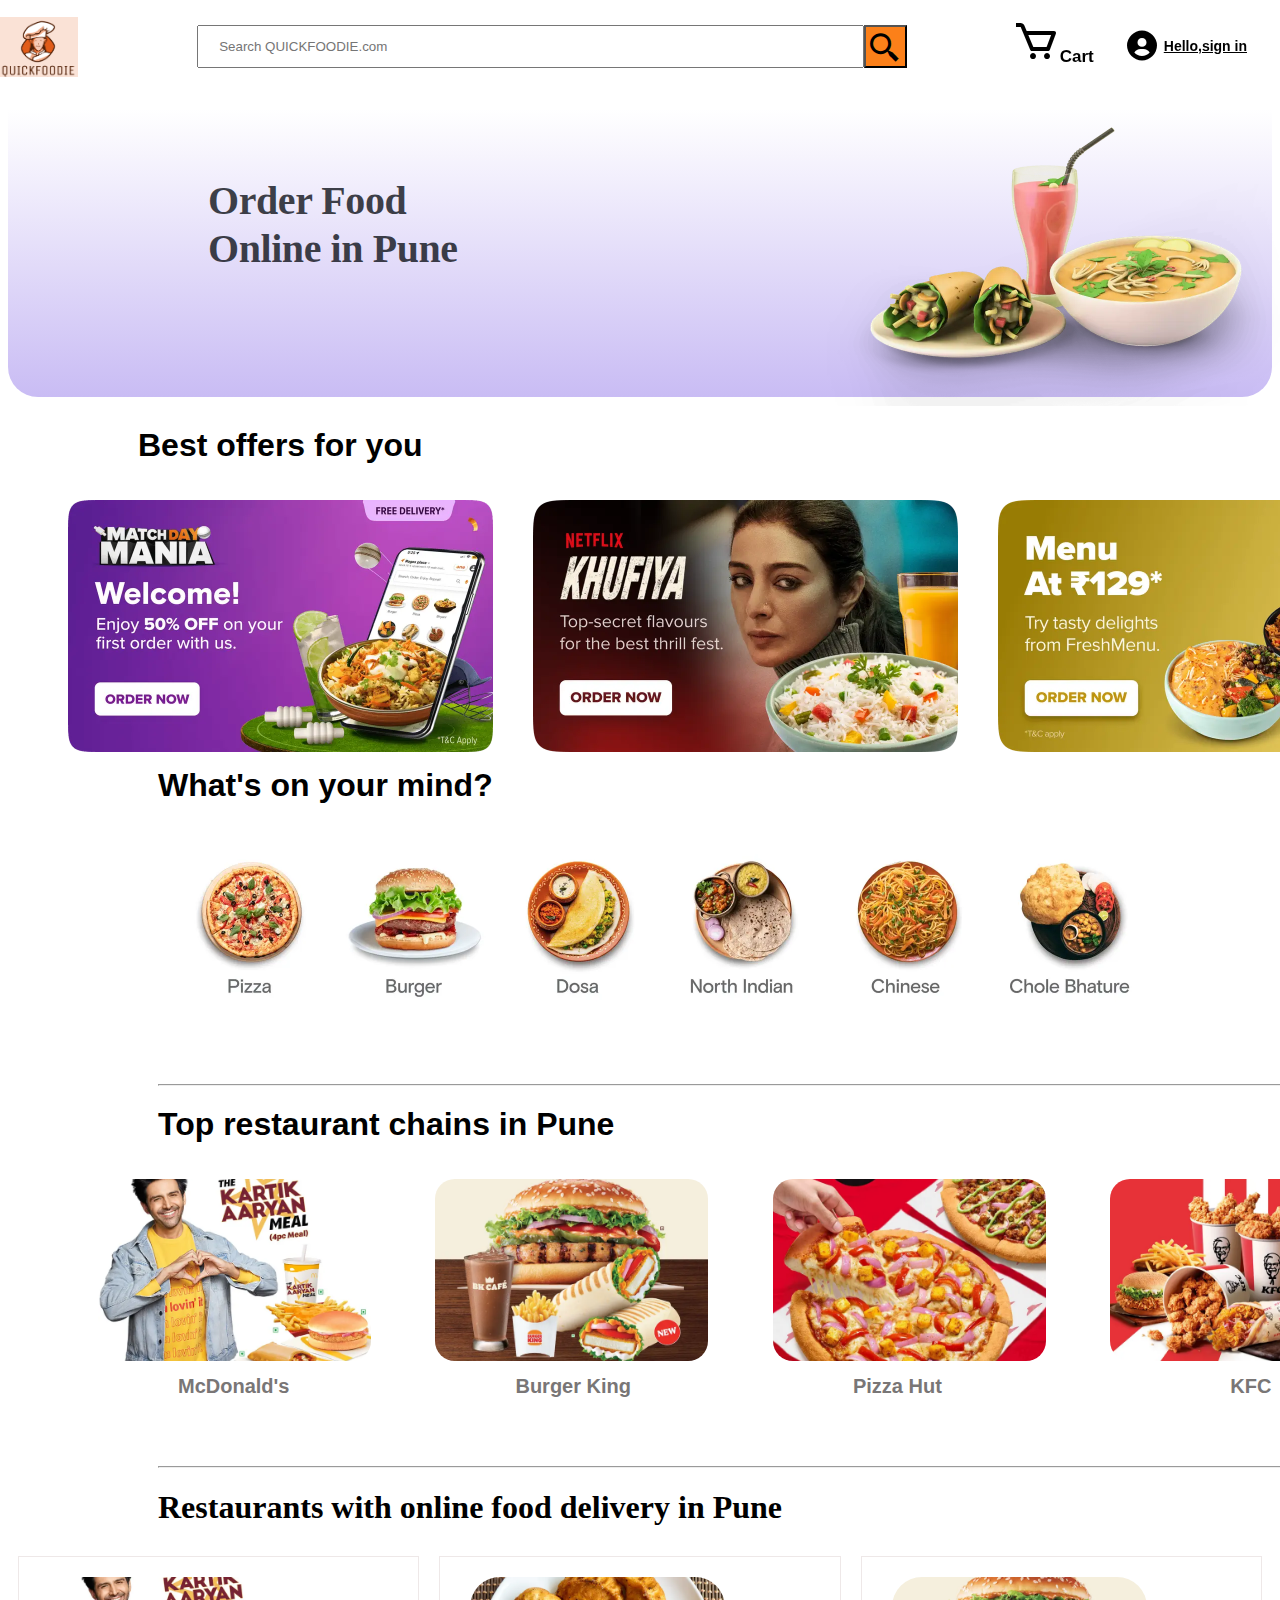
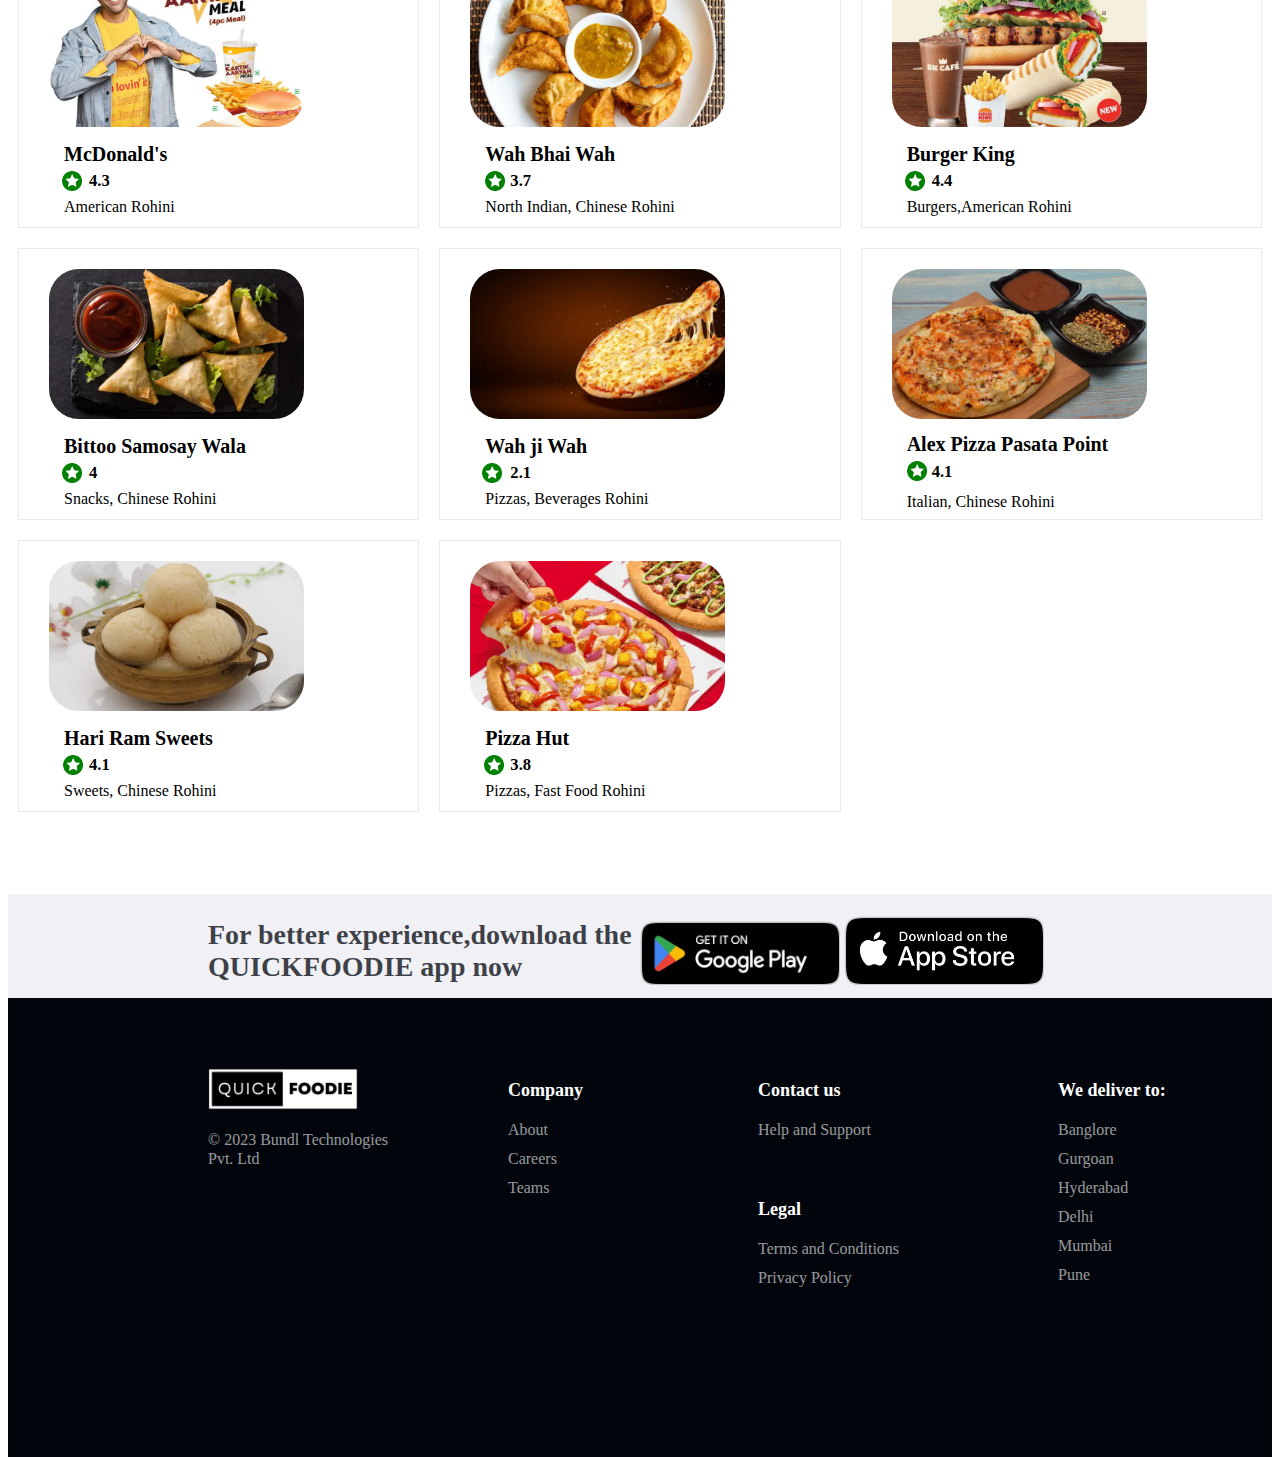
<file: pune.html>
<!DOCTYPE html>
<html lang="en">

<head>
    <link rel="stylesheet" href="https://unpkg.com/boxicons@2.1.4/css/boxicons.min.css">

    <meta charset="UTF-8">
    <meta name="viewport" content="width=device-width, initial-scale=1.0">
    <link rel="stylesheet" href="./index.css">
    <title>Order Food Online in Pune | QUICKFOODIE</title>
</head>

<body>
    <div class="header">
        <div class="i5-1">
            <a href="mainpage.html"><img class="s1" src="img\LOGO.png" alt="X-Market"> </a>
            <div class="nav_search">
                <form class="nav_form">
                    <input class="nav_text" type=" text" autocomplete="on" placeholder="    Search QUICKFOODIE.com">
                    <div class="nav_button_div"><input class="nav_button" type="submit" value=" " tabindex="0">
                        <span class="search_icon_div"> <i class='bx bx-search-alt-2 bx-md'></i></span>
                    </div>
                </form>
            </div>
            <div class="cart_div_sign_in">
                <a class="anchor_cart1" href="cart.html">
                    <i class='bx bx-cart bx-lg'><span class="cart_text">Cart</span></i>
                </a>
                <a href="sign.html" class="sign_in_anchor1">
                    <span class="user-span"> <i class='bx bxs-user-circle bx-md'></i></span><span
                        class="sign_in_span">Hello,sign in</span>
                </a>
            </div>

        </div>
    </div>
    <div class="order-food-online-main">
            <div class="order-food-online-main-text">
                    <h1>Order Food Online in Pune</h1>
            </div>
            <div class="order-food-online-main-img">
                <img src="./img/header image.webp" alt="" height="300px">
            </div>
    </div>
    <div class="main_data">
        <h1 class="main_data_h1">Best offers for you</h1>
        <ul class="main_data_ul">
            <li class="main_data_li">
                <a href="">
                    <img class="main_data_img" src="img\manch day mania.webp" alt="">
                </a>
            </li>
            <li class="main_data_li">
                <a href="">

                    <img class="main_data_img" src="img\khufiya.webp" alt="">
                </a>
            </li>
            <li class="main_data_li">
                <a href="">
                    <img class="main_data_img" src="img\menu at 129.webp" alt="">
                </a>
            </li>
        </ul>
    </div>

    <div class="main_data1_mind">
        <h1 class="main_data1_mind_h1">What's on your mind?</h1>
        <div class="main_data1_list">
            <ul class="main_data1_ul">
                <li class="main_data1_li">
                    <a href="">
                        <img class="main_data1_img1" src="img/Pizza.webp" alt="">
                    </a>
                </li>
                <li class="main_data1_li">
                    <a href="">
                        <img class="main_data1_img1" src="img/buger.webp" alt="">
                    </a>
                </li>
                <li class="main_data1_li">
                    <a href="">
                        <img class="main_data1_img1" src="img/Dosa.webp" alt="">
                    </a>
                </li>
                <li class="main_data1_li">
                    <a href="">
                        <img class="main_data1_img1" src="img/North_Indian_4.webp" alt="">
                    </a>
                </li>
                <li class="main_data1_li">
                    <a href="">
                        <img class="main_data1_img1" src="img/Chinese.webp" alt="">
                    </a>
                </li>
                <li class="main_data1_li">
                    <a href="">
                        <img class="main_data1_img1" src="img/Chole_Bature.webp" alt="">
                    </a>
                </li>
            </ul>
            <br>
            <br>
            <br>
            <hr>
        </div>
        <div class="restaurant_chains">
            <h1 class="main_data1_mind_h1">Top restaurant chains in Pune</h1>
            <div class="restaurant_chains_div">
                <ul class="restaurant_chains_ul">
                    <li class="restaurant_chains_li">
                        <a href="" style="text-decoration: none;">

                            <img class="restaurant_chains_img" src="img/McD.webp" alt="">
                            <div class="restaurant_chains_text">
                                McDonald's
                            </div>
                        </a>
                    </li>
                </ul>
                <ul class="restaurant_chains_ul">
                    <li class="restaurant_chains_li">
                        <a href="" style="text-decoration: none;">

                            <img class="restaurant_chains_img" src="img/burger  king.webp" alt="">
                            <div class="restaurant_chains_text">
                                Burger King

                            </div>
                        </a>
                    </li>
                </ul>
                <ul class="restaurant_chains_ul">
                    <li class="restaurant_chains_li">
                        <a href="" style="text-decoration: none;">

                            <img class="restaurant_chains_img" src="img/pizza hut.webp" alt="">
                            <div class="restaurant_chains_text">

                                Pizza Hut
                            </div>
                        </a>
                    </li>
                </ul>
                <ul class="restaurant_chains_ul">
                    <li class="restaurant_chains_li">
                        <a href="" style="text-decoration: none;">

                            <img class="restaurant_chains_img" src="img/KCF.webp" alt="">
                            <div class="restaurant_chains_text1">
                                KFC
                            </div>

                        </a>

                    </li>
                </ul>

            </div>
            <br>
            <br>
            <br>
            <hr>
        </div>

    </div>
    <h1 class="online-delivery-h1">Restaurants with online food delivery in Pune</h1>
    <div class="online-food-delivery">
        <div class="online-food-delivery-data1">
            <a class="online-food-delivery-data1-a" href="">
                <img class="online-food-delivery-data1-img" src="img/McD.webp" alt="">
                <div class="online-food-delivery-data1-text">
                    <span class="online-food-delivery-data1-span1">
                        &emsp;&nbsp;McDonald's
                        <img class="green-star-img1" src="img/green star.jpeg" alt="" height="20px">
                        <h5 class="green-star-content">4.3</h5>
                        <h5 class="green-star-sub-content">American Rohini</h5>
                    </span>
                </div>
            </a>
        </div>
        <div class="online-food-delivery-data1">
            <a class="online-food-delivery-data1-a" href="">
                <img class="online-food-delivery-data1-img" src="img/wah bhai wah.webp" alt="">
                <div class="online-food-delivery-data1-text">
                    <span class="online-food-delivery-data1-span1">
                        &emsp;&nbsp;Wah Bhai Wah
                        <img class="green-star-img2" src="img/green star.jpeg" alt="" height="20px">
                        <h5 class="green-star-content">3.7</h5>
                        <h5 class="green-star-sub-content">North Indian, Chinese Rohini</h5>
                    </span>
                </div>
            </a>
        </div>
        <div class="online-food-delivery-data1">
            <a class="online-food-delivery-data1-a" href="">
                <img class="online-food-delivery-data1-img" src="img/burger  king.webp" alt="">
                <div class="online-food-delivery-data1-text">
                    <span class="online-food-delivery-data1-span1">
                        &emsp;&nbsp;Burger King
                        <img class="green-star-img3" src="img/green star.jpeg" alt="" height="20px">
                        <h5 class="green-star-content">4.4</h5>
                        <h5 class="green-star-sub-content">Burgers,American Rohini</h5>
                    </span>
                </div>
            </a>
        </div>
        <div class="online-food-delivery-data1">
            <a class="online-food-delivery-data1-a" href="">
                <img class="online-food-delivery-data1-img" src="img/bittoo samosay wala.webp" alt="">
                <div class="online-food-delivery-data1-text">
                    <span class="online-food-delivery-data1-span1">
                        &emsp;&nbsp;Bittoo Samosay Wala
                        <img class="green-star-img4" src="img/green star.jpeg" alt="" height="20px">
                        <h5 class="green-star-content">4</h5>
                        <h5 class="green-star-sub-content">Snacks, Chinese Rohini</h5>
                    </span>
                </div>
            </a>
        </div>
        <div class="online-food-delivery-data1">
            <a class="online-food-delivery-data1-a" href="">
                <img class="online-food-delivery-data1-img" src="img/wah ji wah.webp" alt="">
                <div class="online-food-delivery-data1-text">
                    <span class="online-food-delivery-data1-span1">
                        &emsp;&nbsp;Wah ji Wah
                        <img class="green-star-img5" src="img/green star.jpeg" alt="" height="20px">
                        <h5 class="green-star-content">2.1</h5>
                        <h5 class="green-star-sub-content">Pizzas, Beverages  Rohini</h5>
                    </span>
                </div>
            </a>
        </div>
        <div class="online-food-delivery-data1">
            <a class="online-food-delivery-data1-a" href="">
                <img class="online-food-delivery-data1-img" src="img/alex pizza pasata point.webp" alt="">
                <div class="online-food-delivery-data1-text">
                    <span class="online-food-delivery-data1-span1">
                        &emsp;&nbsp;Alex Pizza Pasata Point
                        <img class="green-star-img6" src="img/green star.jpeg" alt="" height="20px">
                        <h5 class="green-star-content-1">4.1</h5>
                        <h5 class="green-star-sub-content-1">Italian, Chinese Rohini</h5>
                    </span>
                </div>
            </a>
        </div>
        <div class="online-food-delivery-data1">
            <a class="online-food-delivery-data1-a" href="">
                <img class="online-food-delivery-data1-img" src="img/hari ram sweets.webp" alt="">
                <div class="online-food-delivery-data1-text">
                    <span class="online-food-delivery-data1-span1">
                        &emsp;&nbsp;Hari Ram Sweets
                        <img class="green-star-img7" src="img/green star.jpeg" alt="" height="20px">
                        <h5 class="green-star-content">4.1</h5>
                        <h5 class="green-star-sub-content">Sweets, Chinese Rohini</h5>
                    </span>
                </div>
            </a>
        </div>
        <div class="online-food-delivery-data1">
            <a class="online-food-delivery-data1-a" href="">
                <img class="online-food-delivery-data1-img" src="img/pizza hut.webp" alt="">
                <div class="online-food-delivery-data1-text">
                    <span class="online-food-delivery-data1-span1">
                        &emsp;&nbsp;Pizza Hut
                        <img class="green-star-img8" src="img/green star.jpeg" alt="" height="20px">
                        <h5 class="green-star-content">3.8</h5>
                        <h5 class="green-star-sub-content">Pizzas, Fast Food Rohini</h5>
                    </span>
                </div>
            </a>
        </div>
    </div>
    <br><br><br><br>
    <!-- <hr style="margin-left: 140px;margin-right: 140px;margin-top: 0px;"> -->
    <div class="app-stores-main-div">
            <div class="app-stores-download-div">
                For better experience,download the QUICKFOODIE app now
            </div>
            <div class="app-stores-sub-div">
                        <div class="app-stores-contain-logo-div">
                                <a href="https://play.google.com/store/apps/details?id=in.swiggy.android&referrer=utm_source%3Dswiggy%26utm_medium%3Dheader"><img src="img/play_store.webp" alt="GOOGLE PLAY STORE" width="200px"></a>
                                <a href="https://apps.apple.com/in/app/swiggy-food-grocery-delivery/id989540920?referrer=utm_source%3Dswiggy%26utm_medium%3Dhomepage"><img src="img/app_store.webp" alt="APP STORE" width="200px"></a>
                        </div>
            </div>
    </div>
    <div class="main-footer">
            <div class="footer-logo">
                <img src="img/Quick.png" alt=""  width="150px">
                <p class="footer-logo-content">© 2023 Bundl Technologies Pvt. Ltd</p>
            </div>
            <div class="company">
                <ul>
                    <li class="main-list">
                        <div class="list-heading">Company</div>
                    </li>
                    <li class="sub-list">
                        <a href=""><div class="list-sub-content">About</div></a>
                    </li>
                    <li class="sub-list2">
                        <a href=""><div class="list-sub-content">Careers</div></a>
                    </li>
                    <li class="sub-list2">
                        <a href=""><div class="list-sub-content">Teams</div></a>
                    </li>
                </ul>
            </div>

            <div class="Contact">
                <ul>
                    <li class="main-list">
                        <div class="list-heading">Contact us</div>
                    </li>
                    <li class="sub-list">
                        <a href="./help  and support.html"><div class="list-sub-content">Help and Support</div></a>
                    </li>
                    <li class="main-list1">
                        <div class="list-heading">Legal</div>
                    </li>
                    <li class="sub-list">
                        <a href="./Term-and-condition.html"><div class="list-sub-content">Terms and Conditions</div></a>
                    </li>
                    <li class="sub-list2">
                        <a href="./privacy.html"><div class="list-sub-content">Privacy Policy</div></a>
                    </li>
                </ul>
            </div>
            
            <div class="deliver">
                <ul>
                    <li class="main-list">
                        <div class="list-heading">We deliver to: </div>
                    </li>
                    <li class="sub-list">
                        <a href="./banglore.html"><div class="list-sub-content">Banglore</div></a>
                    </li>
                    <li class="sub-list2">
                        <a href="./gurgoan.html"><div class="list-sub-content">Gurgoan</div></a>
                    </li>
                    <li class="sub-list2">
                        <a href="./hyderabad.html"><div class="list-sub-content">Hyderabad</div></a>
                    </li>
                    <li class="sub-list2">
                        <a href="./delhi.html"><div class="list-sub-content">Delhi</div></a>
                    </li>
                    <li class="sub-list2">
                        <a href="./mumbai.html"><div class="list-sub-content">Mumbai</div></a>
                    </li>
                    <li class="sub-list2">
                        <a href="./pune.html"><div class="list-sub-content">Pune</div></a>
                    </li>
                </ul>
            </div>
    </div>
</body>
</html>
</file>
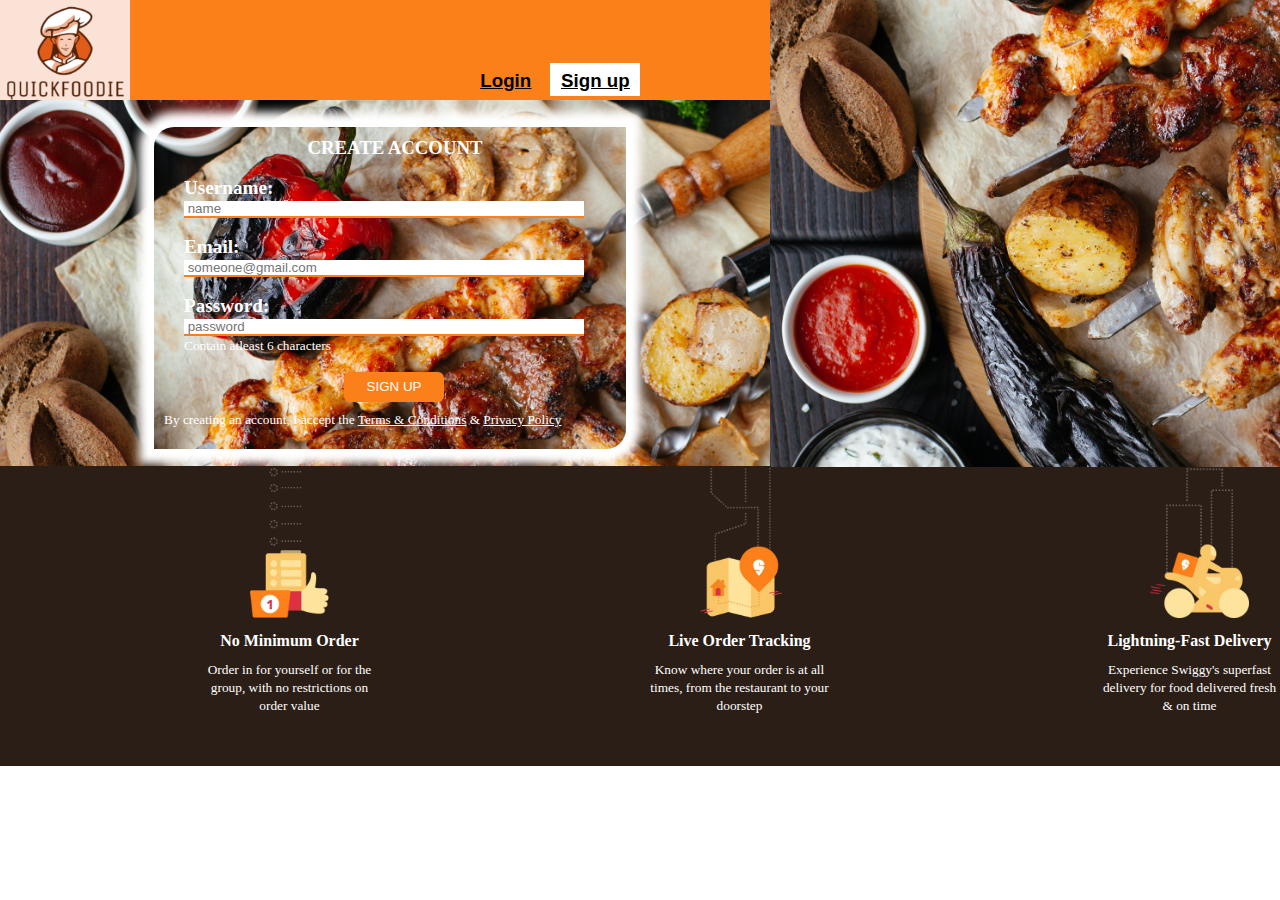
<file: sign.html>
<!DOCTYPE html>
<html lang="en">
<head>
    <meta charset="UTF-8">
    <meta name="viewport" content="width=device-width, initial-scale=1.0">
    <title>SIGN UP</title>
    <link rel="stylesheet" href="./style.css">
</head>
<body>
<div class="main">
    <div class="d1" style="background-image: url(img/victoria-shes-UC0HZdUitWY-unsplash.jpg);">
        <div class="head">
            <img src="img/LOGO.png" alt="QUICKFOODIE" width="130px" height="100px">
            <div class="log-sign">
                <div class="text-login">
                <a href="./login.html" style="color: black;"><h3><u>Login</u></h3></a>
                </div>
                <div class="text-sign">
                <a href="./sign.html" style="color: black;"><h3><u>Sign up</u></h3></a>
            </div>
        </div>
        </div>
            <div class="loginbox" ">
                <h3 style="font-family: Georgia, serif;text-align: center;color: #FFFFFF;">CREATE ACCOUNT</h3><br>
                <form action="./login.html" class="logform">
                    <label ><b style="font-family: serif;color: white;font-size: larger;">Username:</b></label> <br>
                    <input class="input-text" type="text" placeholder="&nbsp;name"> <br><br>
                    <label for=""><b style="font-family: serif;color: white;font-size: larger;">Email:</b></label><br>
                    <input class="input-text"  type="email" placeholder="&nbsp;someone@gmail.com"><br><br>
                    <label for=""><b style="font-family: serif;color: white;font-size: larger;">Password:</b></label><br>
                    <input class="input-text" type="password" placeholder="&nbsp;password"><br>
                    <small style="color: white;">Contain atleast 6 characters</small>
                    <br><br>
                    <a href="./privacy.html"><input class="button-continue" type="submit" name="" id="" value="SIGN UP" ></a>
                </form>
                <br>
                <div id="termsandcondition">
                    <small style="color: white;">By creating an account, I accept the <a href="./Term-and-condition.html" style="color: white;"> Terms & Conditions</a> & <a href="./privacy.html" style="color: white;"> Privacy Policy</a></small>
                </div>
            </div>
    </div>
    <div class="d2">
        <img src="img/victoria-shes-UC0HZdUitWY-unsplash.jpg" alt="ORDER FAST!!" height="500px">
    </div>
</div>
<div class="feature">
    <div class="img">
        <img src="img/min oredr.webp" alt="MINIMUM ORDER" height="150px" style="margin-left:50px;margin-right: 50px;">
        
        <div class="min1">
            <h4 class="white">No Minimum Order</h4>
        </div>
        <div class="min1">
            <small class="white" style="line-height: 80%;">Order in for yourself or for the group, with no restrictions on order value</small>
        </div>
    </div>

    <div class="img2">
        <img src="img/live order.webp" alt="LIVE ORDER TRACKING" height="150px" style="margin-left:50px;margin-right: 50px;">
        
        <div class="min1">
            <h4 class="white">Live Order Tracking</h4>
        </div>
        <div class="min1">
            <small class="white" style="line-height: 80%;">Know where your order is at all times, from the restaurant to your doorstep</small>
        </div>
    </div>

    <div class="img3">
        <img src="img/4x_-_Super_fast_delivery_awv7sn.webp" alt="Lightning-Fast Delivery" height="150px" style="margin-left:50px;margin-right: 50px;">
        
        <div class="min1">
            <h4 class="white">Lightning-Fast Delivery</h4>
        </div>
        <div class="min1">
            <small class="white" style="line-height: 80%;">Experience Swiggy's superfast delivery for food delivered fresh & on time</small>
        </div>
    </div>
</div>
</body>
</html>
</file>
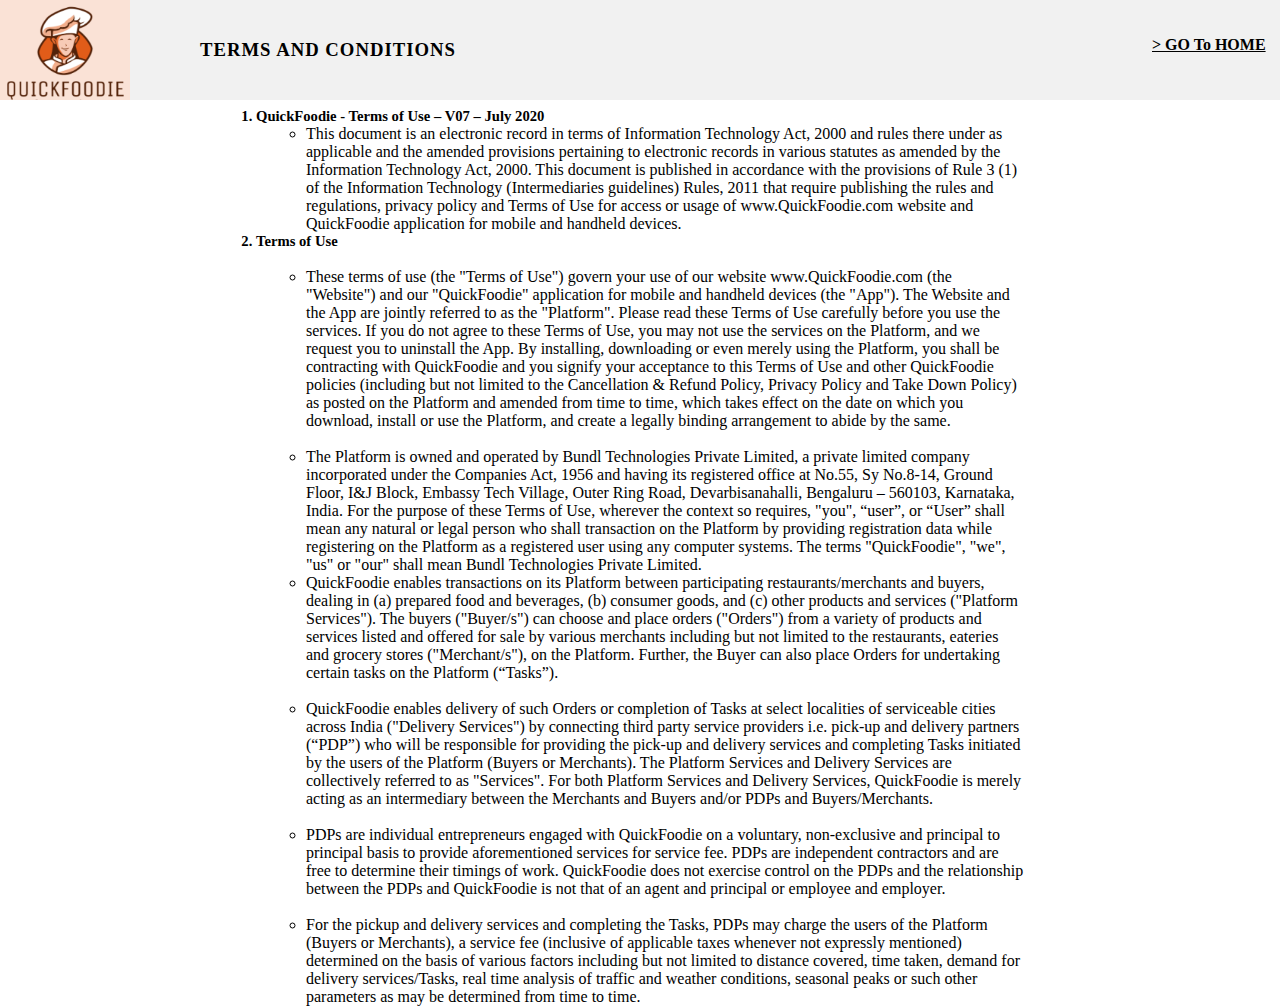
<file: Term-and-condition.html>
<!DOCTYPE html>
<html lang="en">
<head>
    <meta charset="UTF-8">
    <meta name="viewport" content="width=device-width, initial-scale=1.0">
    <title>Terms and Conditions | QUICKFOODIE</title>
    <link rel="stylesheet" href="TermsAndCondition.css">
</head>
<body>
    <header>
        <div class="TCmain">
            <img src="img/LOGO.png" alt="" height="100px" width="130px">
            <div class="TCsub">
                <h3>TERMS AND CONDITIONS</h3>
            </div>
            <div class="HOME">
                <a href="./index.html"><h4>> GO To HOME</h4></a>
            </div>
        </div>
    </header>
<div class="body">
    <div class="main-content">
        <div class="body" style="height: 8px;">
            <p></p>
        </div>
        <ol type="1">
    <span class="span-main"><li>QuickFoodie - Terms of Use – V07 – July 2020</li></span>

<ul>
<li class="span-content">This document is an electronic record in terms of Information Technology Act, 2000 and rules there under as applicable and the amended provisions pertaining to electronic records in various statutes as amended by the Information Technology Act, 2000. This document is published in accordance with the provisions of Rule 3 (1) of the Information Technology (Intermediaries guidelines) Rules, 2011 that require publishing the rules and regulations, privacy policy and Terms of Use for access or usage of www.QuickFoodie.com website and QuickFoodie application for mobile and handheld devices.</li>
</ul>

<span class="span-main"><li>Terms of Use</li></span>

<ul>
    <span class="span-content">
<li class="span-content">
These terms of use (the "Terms of Use") govern your use of our website www.QuickFoodie.com (the "Website") and our "QuickFoodie" application for mobile and handheld devices (the "App"). The Website and the App are jointly referred to as the "Platform". Please read these Terms of Use carefully before you use the services. If you do not agree to these Terms of Use, you may not use the services on the Platform, and we request you to uninstall the App. By installing, downloading or even merely using the Platform, you shall be contracting with QuickFoodie and you signify your acceptance to this Terms of Use and other QuickFoodie policies (including but not limited to the Cancellation & Refund Policy, Privacy Policy and Take Down Policy) as posted on the Platform and amended from time to time, which takes effect on the date on which you download, install or use the Platform, and create a legally binding arrangement to abide by the same.
</li>
    </span>
    <span class="span-content">
<li class="span-content">The Platform is owned and operated by Bundl Technologies Private Limited, a private limited company incorporated under the Companies Act, 1956 and having its registered office at No.55, Sy No.8-14, Ground Floor, I&J Block, Embassy Tech Village, Outer Ring Road, Devarbisanahalli, Bengaluru – 560103, Karnataka, India. For the purpose of these Terms of Use, wherever the context so requires, "you", “user”, or “User” shall mean any natural or legal person who shall transaction on the Platform by providing registration data while registering on the Platform as a registered user using any computer systems. The terms "QuickFoodie", "we", "us" or "our" shall mean Bundl Technologies Private Limited.</li></span>
<span>
<li class="span-content">QuickFoodie enables transactions on its Platform between participating restaurants/merchants and buyers, dealing in (a) prepared food and beverages, (b) consumer goods, and (c) other products and services ("Platform Services"). The buyers ("Buyer/s") can choose and place orders ("Orders") from a variety of products and services listed and offered for sale by various merchants including but not limited to the restaurants, eateries and grocery stores ("Merchant/s"), on the Platform. Further, the Buyer can also place Orders for undertaking certain tasks on the Platform (“Tasks”). </li>
</span>
<span class="span-content">
<li class="span-content">QuickFoodie enables delivery of such Orders or completion of Tasks at select localities of serviceable cities across India ("Delivery Services") by connecting third party service providers i.e. pick-up and delivery partners (“PDP”) who will be responsible for providing the pick-up and delivery services and completing Tasks initiated by the users of the Platform (Buyers or Merchants). The Platform Services and Delivery Services are collectively referred to as "Services". For both Platform Services and Delivery Services, QuickFoodie is merely acting as an intermediary between the Merchants and Buyers and/or PDPs and Buyers/Merchants.</li>
</span>
<span class="span-content">
<li class="span-content">PDPs are individual entrepreneurs engaged with QuickFoodie on a voluntary, non-exclusive and principal to principal basis to provide aforementioned services for service fee. PDPs are independent contractors and are free to determine their timings of work.  QuickFoodie does not exercise control on the PDPs and the relationship between the PDPs and QuickFoodie is not that of an agent and principal or employee and employer. </li>
</span>
<span class="span-content">
<li class="span-content">For the pickup and delivery services and completing the Tasks, PDPs may charge the users of the Platform (Buyers or Merchants), a service fee (inclusive of applicable taxes whenever not expressly mentioned) determined on the basis of various factors including but not limited to distance covered, time taken, demand for delivery services/Tasks, real time analysis of traffic and weather conditions, seasonal peaks or such other parameters as may be determined from time to time.</li>
</span>
</ul>
</ol>
    </div>
</div>
</body>
</html>
</file>
<file: index.css>
*body{
    margin: 0%;
    padding: 0%;
}
.main-home
{
    border: 1px solid black;
    height: 100%;
    width: 100%;
}
.main-head
{
    width: 4755.2;
    height: 80px;
    background:white;
    padding-left: 534.05px;
    padding-right: 534.05px;
}
.main-head-content
{
    border: 1px solid black;
    height: 80px;
}

.Search_icon {
    position: relative;
    bottom: 38px;
    right: 3px;
    float: right;

}

.search_icon_div {
    position: relative;
    bottom: 38px;
    left: 3px;

}

.nav_search {
    width: 780px;
    height: 60px;
    position: relative;
    top: 10px;
    /* padding: 7px 10px 10px 0px; */
    display: inline-block;
    /* margin-left: 22%; */

    width: 700px;
}

.nav_text {
    width: 658px;
    height: 39px;
    padding: 0px 0px 0px 5px;
    display: inline-block;
    /* border-color: aquamarine; */
}

.nav_form {
    padding: 8px 0px 5px 0px;
    width: 700px;
    /* display: inline-block; */
}


.sign_in {
    /* position: relative; */
    /* display: flex; */
    height: 60px;
    width: 100px;
    bottom: 125px;
    left: 1270px;
    color:black;
}


.sign_in_span {
    color: black;
    font-family: arial, sans-serif;
    font-weight: 700;
    font-size: 14px;
    position: relative;
    top: 0px;
    left: 4px;
}
.nav_button {

    width: 43px;
    height: 43px;
    display: flex;
    /* color:color-mix(in oklch, #4f1919(45deg 50% 50%),oklch #ff3333(80%,25 50)); */
    /* background-color: white; */
    background: #fc8019;

}

.nav_button_div {
    height: 43px;
    display: inline-block;
    position: absolute;
    color:black;
}
.sign_in_anchor {
    z-index: 2;
    color: black;
    padding: 0px 15px 0px 15px;

}
.sign_in_anchor1 {
    z-index: 2;
    position: relative;
    top: 10px;
    color: black;
    padding: 0px 15px 0px 15px;

}
.i5 {

    position: relative;
    bottom: 20px;
    right: 10px;
    display:flex;
    width: 100vw;
    background-color:rgb(234, 234, 234);
    height: 70px;
    /* position: fixed; */
    justify-content:space-between;
    
}
.i5-1 {

    position: relative;
    bottom: 20px;
    right: 10px;
    display:flex;
    width: 100vw;
    background-color:rgb(234, 234, 234);
    height: 0px;
    /* position: fixed; */
    justify-content:space-between;
    
}
.s0 {
    height: 60px;
    width: 80px;
    position: relative;
    top: 5px;
}
.s1 {
    height: 60px;
    width: 80px;
    position: relative;
    top: 10px;
}
.header {
    position: fixed;
    z-index: 2;
}
.cart_div_sign_in {
   
    position: relative;
    display: flex;
    box-sizing: content-box;
    height: 60px;
    right: 20px;
    
}

.anchor_cart {
    z-index: 1;
    color:black;
    padding: 0px 15px 0px 15px;
}
.anchor_cart1 {
    z-index: 1;
    position: relative;
    top:10px;
    color:black;
    padding: 0px 15px 0px 15px;
}
.cart_text {
    font-family: arial, sans-serif;
    color: black;
    font-weight: 700;
    font-size: 14px;
}.cart_div_sign_in {
   
    position: relative;
    display: flex;
    box-sizing: content-box;
    height: 60px;
    right: 20px;
    
}

.anchor_cart {
    z-index: 1;
    color: black;
    padding: 0px 15px 0px 15px;
}

.cart_text {
    font-family: arial, sans-serif;
    color: black;
    font-weight: 700;
    font-size:17px;
}
.main_data{
    position: relative;
    top: 60px;
    font-family: arial, sans-serif;
    height: 350px;

}
.main_data_img{
    /* position: relative;
    bottom: 10px; */
    width: 425px;
    height: 252px;
}
.main_data_ul{
    position: relative;
    top:20px;
    display: inline-flex;
    list-style-type: none;
}
.main_data_h1{
    /* width: 300px; */
    position: relative;
    top:20px;
    left: 130px;
    margin: 20px 0px 20px 0px;
}
.main_data_li{
    margin: 0px 20px 0px 20px;
}
.main_data1_mind{
    font-family: arial, sans-serif;
    position: relative;
    top: 50px;
    width: 1150px;
    left: 150px;

}
.main_data1_mind_h1{
    /* width: 300px; */
    margin: 20px 0px 20px 0px;
}
.main_data1_ul{
    position: relative;
    right: 30px;
    list-style: none;
    display: inline-flex;
}
.main_data1_img1{
    width: 144px;
    height: 180px;
}
.main_data1_li{
 margin: 0px 10px 0px 10px;
}
.restaurant_chains_ul{
    list-style: none;
    display: inline-flex;
}
.restaurant_chains_li{
    margin: 0px 20px 0px 00px;
}
.restaurant_chains_img{
    width: 273px;
    height: 182px;
    border-radius: 20px;
    object-fit: cover;


}
.restaurant_chains_div{
    position: relative;
    right: 100px;
    width: 1350px;
}
.restaurant_chains_text{
    /* user-select: none; */
    text-decoration: none;
    /* align-items: end; */
    position: relative;
    top:10px;
    left: 80px;
    color: rgb(121, 118, 118);
    font-weight:700 ;
    font-size: 20px;
}
.restaurant_chains_text1{
    position: relative;
    top:10px;
    left: 120px;
    color: rgb(121, 118, 118);
    font-weight:700 ;
    font-size: 20px;
}
.online-delivery-h1
{
    position: relative;
    top:50px;
    left: 150px;
    margin-bottom:20px ;
}
.online-food-delivery
{
    display: grid;
    grid-template-columns: repeat(auto-fill,minmax(320px,auto));
}
.online-food-delivery-data1-img{
    width: 255px;
    height: 150px;
    position: relative;
    top: 20px;
    left: 30px;
    border-radius: 30px;
    object-fit: cover;
    
}
.online-food-delivery-data1{
    position: relative;
    top: 50px;
    /* background-color: aliceblue; */
    margin: 10px 10px 10px 10px;
    border: 1px solid;
    border-color: rgb(238, 232, 232);
}
.online-food-delivery-data1-text{
    width: 250px;
    height: 86px;
    margin-top: 30px;
    margin-left: 20px;
    color: rgb(121, 118, 118);
    font-weight:700 ;
    font-size: 20px;
}
.online-food-delivery-data1-a{
    text-decoration: none;
}
.user-span{
    position: relative;
    top: 10px;
}
.green-star-img1
{
    position: relative;
    right: 110px;
    top: 30px;
}
.green-star-img2
{
    position: relative;
    right: 135px;
    top: 30px;
}
.green-star-img3
{
    position: relative;
    right: 115px;
    top: 30px;
}
.green-star-img4
{
    position: relative;
    right: 189px;
    top: 30px;
}
.green-star-img5
{
    position: relative;
    right: 110px;
    top: 30px;
}
.green-star-img6
{
    position: relative;
    right: -25px;
    top: 5px;
}
.green-star-img7
{
    position: relative;
    right: 155px;
    top: 30px;
}
.green-star-img8
{
    position: relative;
    right: 90px;
    top: 30px;
}
.green-star-content
{
    position: relative;
    bottom: 23px;
    left: 50px;
}
.green-star-content-1
{
    position: relative;
    bottom: 47px;
    left: 50px;
}
.green-star-sub-content
{
    position: relative;
    bottom: 45px;
    left: 25px;
    font-family: "Basis Grotesque Pro";
    font-size: 16px;
    font-weight: 200;
    line-height: 19px;
}
.green-star-sub-content-1
{
    position: relative;
    bottom: 65px;
    left: 25px;
    font-family: "Basis Grotesque Pro";
    font-size: 16px;
    font-weight: 200;
    line-height: 19px;
}
.online-food-delivery-data1-span1
{
    font-family: "Basis Grotesque Pro";
    color: black;
}
.app-stores-main-div
{
    /* border: 1px solid black; */
    height: 104px;
    position: relative;
    top:50px;
    background-color: rgb(240, 240, 245);
}
.app-stores-sub-div
{
    height: 104px;
    width: fit-content;
    position: relative;
    bottom: 87px;
    left: 50%;
}
.app-stores-download-div
{
    width: 450px;
    padding-top: 25px;
    position: relative;
    left: 200px;
    font-family: "Basis Grotesque Pro";
    color: rgba(2, 6, 12, 0.75);;
    font-size: 28px;
    font-weight: 800;
    line-height: 32px;
}
.app-stores-contain-logo-div
{
    width: fit-content;
    padding-top: 20px;
   
}
.main-footer
{
    height: 459px;
    position: relative;
    top:50px;
    background-color: #02060C;
}
.footer-logo{
    width: 190.2px;
    height: 313px;
    /* border: 1px white solid; */
    padding: 70px 0px 0px 0px;
    margin-left: 200px;
    margin-bottom: 100px;
}
.footer-logo-content
{
    font-family: "Basis Grotesque Pro";
    font-size: 16px;
    font-weight: 200px;
    line-height: 19px;
    color: rgba(255, 255, 255, 0.6);;
}
.company
{
    height: 384px;
    width: 190.2px;
    /* border:1px solid white; */
    position: absolute;
    bottom: 73px;
    left: 500px;
}
.company ul
{
    margin: 0px;
    padding: 0px;
    list-style-type: none;
}
.main-list
{
    padding-top: 80px;
}
.list-heading
{
    color: white;
    font-family: "Basis Grotesque Pro";
    font-size: 18px;
    font-weight: 700;
    line-height: 20px;
}
.sub-list
{
    padding-top: 20px;
    padding-bottom: 10px;
}
.sub-list a
{
    text-decoration: none;
}
.sub-list2
{
    /* padding-top: 20px; */
    padding-bottom: 10px;
}

.sub-list2 a{
    text-decoration: none;
}
.list-sub-content
{
    color: rgba(255, 255, 255, 0.6);
    font-family: "Basis Grotesque Pro";
    font-size: 16px;
    font-weight: 200;
    line-height: 19px;
}
.Contact
{
    height: 384px;
    width: 190.2px;
    /* border:1px solid white; */
    position: absolute;
    bottom: 73px;
    left:750px;
}
.Contact ul
{
    margin: 0px;
    padding: 0px;
    list-style-type: none;
}
.main-list1
{
    padding-top: 50px;
}
.deliver
{
    height: 384px;
    width: 190.2px;
    /* border:1px solid white; */
    position: absolute;
    bottom: 73px;
    left: 1050px;
}
.deliver ul
{
    margin: 0px;
    padding: 0px;
    list-style-type: none;
}

/* ----Banglore--- */
.order-food-online-main
{
    position: relative;
    top: 70px;
    height: 300px;
    background: linear-gradient(0deg, rgb(201, 188, 244) 0%, rgb(255, 255, 255) 95.83%); 
    border-bottom-left-radius: 30px;
    border-bottom-right-radius: 30px;
}
.order-food-online-main-text
{
    position: relative;
    top: 80px;
    left: 200px;
    width: 300px;
    height: 144px;
    font-size: 20px;
    line-height: 48px;
    letter-spacing: -0.43px;
    -webkit-font-smoothing: antialiased;
    color: rgba(2, 6, 12, 0.75);
    font-weight: 400;
}
.order-food-online-main-img
{
    width: fit-content;
    position: absolute;
    top:9px;
    left: 800px;
}
</file>
<file: cart.css>
/* Terms and Conditions */

*
{
    margin: 0;
    padding: 0;
}
.TCmain
{
    height: 100px;
    background-color: #F1F1F1;
    /* border: 1px solid black; */
    /* position: fixed; */
}
.TCsub
{
    letter-spacing: 1px;
    font-family: Fantasy,Copperplate;
    width: fit-content;
    position: relative;
    bottom: 65px;
    left: 200px;
}
.HOME
{
    width: fit-content;
    position: relative;
    bottom: 90px;
    left: 90%;
    font-family: Fantasy,Copperplate;
    
}
.HOME a{
    color: black;
}
.body
{
    margin: 0;
    padding: 0;
    /* border: 1px solid black; */
    height: 100vh;
}
.main-img
{
    /* width: fit-content; */
    height: 400px;
    padding-right: 300px; 
    padding-left: 300px;
    position: relative;
    top:80px;
}
.center
{
        display: block;
        margin-left: auto;
        margin-right: auto;
        width: 50%;
}
.main-img-details
{
    padding-top: 10px;
    width: fit-content;
    position: relative;
    top: 60px;
    right: -625px;
}
.main-img-details-content1
{
    margin-top: 24px;
    font-size: 20px;
    font-weight: 600;
    color: #535665;
}
.main-img-details-content2
{
    width: fit-content;
    color: #7e808c;
    margin-top: 8px;;
    position: relative;
    top: 60px;
    right: -560px;
}
.main-img-details-content2-button
{
    margin-top: 50px;
}
.main-img-details-content2-button button{
    display: block;
    margin-left: auto;
    margin-right: auto;
    width:90%;
    height: 50px;
    background-color: #fc8019;
    border: none;
    color: #fff;
    font-weight: 600;
    font-family:sans-serif;
    
}
.a1
{
    text-decoration: none;
}
</file>
<file: TermsAndCondition.css>
/* Terms and Conditions */

*
{
    margin: 0;
    padding: 0;
}
.TCmain
{
    height: 100px;
    background-color: #F1F1F1;
    /* border: 1px solid black; */
    /* position: fixed; */
}
.TCsub
{
    letter-spacing: 1px;
    font-family: Fantasy,Copperplate;
    width: fit-content;
    position: relative;
    bottom: 65px;
    left: 200px;
}
.HOME
{
    width: fit-content;
    position: relative;
    bottom: 90px;
    left: 90%;
    font-family: Fantasy,Copperplate;
    
}
.HOME a{
    color: black;
}
.body
{
    margin: 0;
    padding: 0;
}
.main-content
{
    text-align: left;
    padding-left: 20%;
    padding-right: 20%;
}
.span-main
{
    font-size: 11pt;
    font-family: "Calibri";
    font-weight: bolder;
}
.span-content
{
    margin-left: 50px;
}
</file>
<file: style.css>
/* Login page */
*{
    margin: 0;
    padding: 0;
}
.main
{
    margin: 0%;
    height: 466px;
    width: 1540px;
    /* border: 1px solid black; */
}
.d1
{
    /* border: 1px solid black; */
    height: 466px;
    width: 50%;
    background-size:cover;
    /* position: relative;
    right:0px; */
}
.d2
{
    /* border: 1px solid black; */
    /* width: fit-content; */
    position: relative;
    /* top:-50px; */
    left: 50%;
    bottom: 470px;
    height: 471px;
    width: 767px;
    /* height: 50vh; */
}
.d2 img{
    /* height: 100vh; */
    height: 471px;
    width: 100%;
    object-fit: cover;
}
.feature
{
    /* border: 1px solid black; */
    height: 300px;
    background-color:#2b1e16;
    /* #2b1e16; */
}
.img
{
    width:179px;
    height: 150px;
    position: absolute;
    top: 468px;
    left: 200px;
}
.min1
{
    width: 179px;
    text-align: center;
    margin-top: 10px;
}
.img2
{
    width:179px;
    height: 150px;
    position: absolute;
    top: 468px;
    left: 650px;
}
.img3
{
    width:179px;
    height: 150px;
    position: absolute;
    top: 468px;
    left: 1100px;
}
.white
{
    color: white;

}
.head
{
    background-color: #fc8019;
    height: 100px;
}
.text-login
{
    height: 20px;
    width: 90px;
    text-align: center;
    color: white;
    padding-top: 7px;
    padding-bottom: 6px;
    font-family: Arial, "Helvetica Neue", Helvetica, sans-serif;
    position: absolute;
    top:7%;
    left: 36%;
}
.text-login:hover
{
    background-color: white;
    color: black;
}
.text-sign
{
    height: 20px;
    width: 90px;
    text-align: center;
    padding-top: 7px;
    padding-bottom: 6px;
    background-color: white;
    color: black;
    /* background-color: green; */
    font-family: Arial, "Helvetica Neue", Helvetica, sans-serif;
    position: absolute;
    top:7%;
    left: 43%;
}
.text-sign:hover
{
    background-color: white;
    color: black;
}
.loginbox
{
    width: 60%;
    height: 67%;
    padding-left: 10px;
    padding-top: 10px;
    margin-left: 20%;
    margin-top: 3.5%;
    box-shadow: 0px 0px 10px 15px white;
    /* rgb(118, 193, 68); */
    /* border: 2px solid black; */
    border-top-left-radius:20px;
    border-bottom-right-radius: 20px;
}
.logform
{
    padding-left: 20px;
}
#termsandcondition
{
    width: 90%;
    position: absolute;
    top: 410px;

}
.button-continue
{
    margin-left: 160px;
    background-color:#fc8019;
    /* rgb(118, 193, 68); */
    height: 30px;
    width: 100px;
    color: white;
    border: none;
    border-radius: 6px;
}
.button-continue:hover
{
    transform: scale(1.1);
}
.input-text
{
    width: 400px;
    border-left: none;
    border-right: none;
    border-top: none;
    border-bottom-color:#fc8019;
    
    /* rgb(118, 193, 68) ; */
}
.input-text:focus
{

    /* border-color: #fc8019; */
    
    /* color: #fc8019; */
    /* background-color: #fc8019; */
    /* border: #fc8019; */
    box-shadow: 0px 0px 1px 4px #fc8019;
    /* border-collapse: collapse; */
}

.input-text:active
{
    box-shadow: 0px 0px 1px 2px #fc8019;
}
</file>
